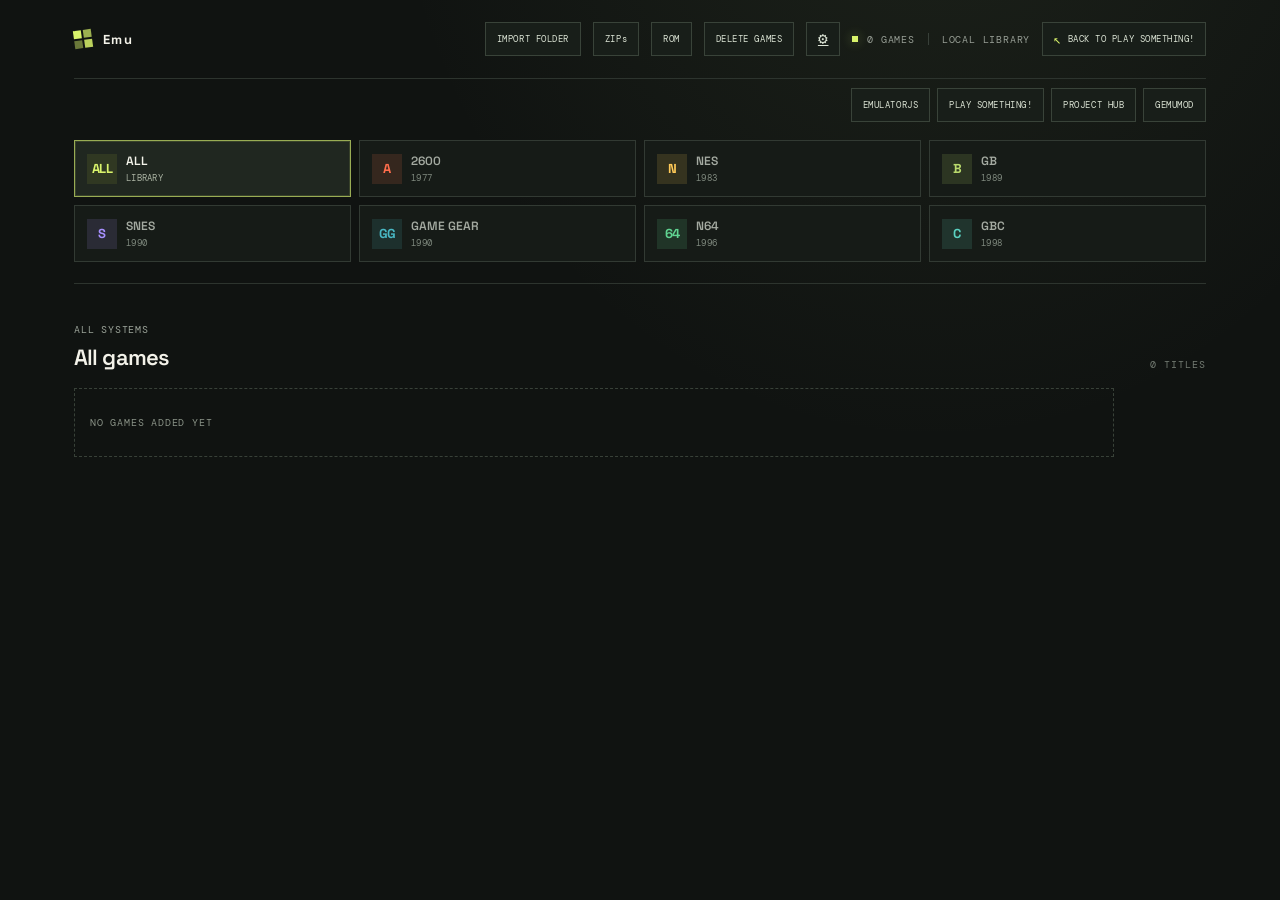
<file: index.html>
<!doctype html>
<html lang="en"><head><meta charset="utf-8"><meta name="viewport" content="width=device-width,initial-scale=1,viewport-fit=cover"><meta name="theme-color" content="#101311"><link rel="icon" href="data:,"><link rel="preconnect" href="https://fonts.googleapis.com"><link rel="preconnect" href="https://fonts.gstatic.com" crossorigin><link href="https://fonts.googleapis.com/css2?family=DM+Mono:wght@400;500&family=Space+Grotesk:wght@400;500;600;700&display=swap" rel="stylesheet"><title>Emu</title><link rel="stylesheet" href="style.css"></head>
<body><div class="page-shell"><header class="topbar"><a class="brand" id="brand-home" href="./" aria-label="Emu home"><span class="brand-mark" aria-hidden="true"><i></i><i></i><i></i><i></i></span><span>Emu</span></a><div class="header-actions"><button class="import-trigger" id="import-folder-button" type="button" aria-label="Import a folder of zipped games"><span class="import-full">IMPORT FOLDER</span><span class="import-short">IMPORT</span></button><button class="import-trigger import-zip-trigger" id="import-zip-button" type="button" aria-label="Choose ZIP files">ZIPs</button><button class="import-trigger import-rom-trigger" id="import-rom-button" type="button" aria-label="Load ROM files directly">ROM</button><button class="import-trigger clear-games-trigger" id="clear-games-button" type="button" aria-label="Delete all imported games from this browser cache" title="Delete imported ROMs and source ZIPs from this browser"><span class="import-full">DELETE GAMES</span><span class="import-short">CLEAR</span></button><button class="import-trigger catalog-toggle" id="catalog-toggle" type="button" aria-label="Show all games" title="Show all games" aria-pressed="false" disabled hidden><span aria-hidden="true">🕹</span></button><a class="import-trigger config-toggle" href="config.html" aria-label="Emulator configuration" title="Emulator configuration"><span aria-hidden="true">⚙</span></a><a class="import-trigger header-page-link" id="header-links-link" href="links.html" hidden>LINKS</a><input id="folder-picker" type="file" accept=".zip,application/zip" webkitdirectory directory multiple hidden><input id="zip-picker" type="file" accept=".zip,application/zip" multiple hidden><input id="rom-picker" type="file" accept=".a26,.nes,.sfc,.smc,.gb,.gbc,.gg,.z64,.n64,.v64" multiple hidden><div class="library-status"><span class="status-dot"></span><span id="game-count">0 GAMES</span><span class="status-divider"></span><span class="local-label">LOCAL LIBRARY</span></div><a class="play-home-link" href="https://jackrose2028.github.io/play" aria-label="Back to Play Something!"><span aria-hidden="true">↖</span><span class="play-home-long">BACK TO PLAY SOMETHING!</span><span class="play-home-short">PLAY SOMETHING!</span></a></div></header>
<nav class="project-shortcuts" aria-label="Other projects"><a class="import-trigger shortcut-link" href="emulatorjs/index.html">EMULATORJS</a><a class="import-trigger shortcut-link" href="https://jackrose2028.github.io/play/" target="_blank" rel="noopener noreferrer">PLAY SOMETHING!</a><a class="import-trigger shortcut-link" href="https://jackrose2029.github.io/start/" target="_blank" rel="noopener noreferrer">PROJECT HUB</a><a class="import-trigger shortcut-link" href="https://jackrose2028.github.io/gemumod/" target="_blank" rel="noopener noreferrer">GEMUMOD</a></nav><div id="import-status" class="import-status" role="status" aria-live="polite" hidden><strong id="import-message"></strong><span id="import-detail"></span></div>
<main><nav class="systems" id="systems" aria-label="Choose a console"></nav><section class="shelf" aria-live="polite"><div class="shelf-heading"><div><span class="eyebrow" id="system-era"></span><h2 id="system-name"></h2></div><div class="shelf-tools"><label class="search-box" id="search-box" hidden><button class="search-commit" id="search-commit" type="button" aria-label="Apply game search" title="Apply search">⌕</button><input id="game-search" type="search" placeholder="Find a game" autocomplete="off" aria-label="Search this system"><kbd>/</kbd></label><span class="shelf-index" id="shelf-index"></span></div></div><div class="game-grid" id="game-grid"></div></section></main>
</div>
<section class="player-overlay" id="player-overlay" aria-hidden="true" role="dialog" aria-modal="true" aria-label="Game player"><div class="player-topline"><div class="player-heading"><span class="live-indicator"></span><span id="player-title">Now playing</span><span id="save-stamp" class="save-stamp" aria-live="polite"></span></div><button class="close-player" id="close-player" aria-label="Close game"><span>ESC</span><b aria-hidden="true">×</b></button></div><div class="player-stage"><div id="emulator-player"></div><div class="visual-overlay" id="visual-overlay" aria-hidden="true" hidden></div></div><div class="touch-deck" id="touch-deck" aria-label="Touch game controls"><div class="touch-left"><div class="touch-dpad" aria-label="Direction pad"><button class="pad-key pad-up" data-pad="4" aria-label="Up">▲</button><button class="pad-key pad-left" data-pad="6" aria-label="Left">◀</button><span class="pad-center" aria-hidden="true"></span><button class="pad-key pad-right" data-pad="7" aria-label="Right">▶</button><button class="pad-key pad-down" data-pad="5" aria-label="Down">▼</button></div><div class="state-controls" id="state-controls" hidden><button class="state-key" id="state-button" type="button" aria-haspopup="menu" aria-expanded="false">STATE</button><span class="state-status" id="state-status" aria-live="polite"></span><div class="state-menu" id="state-menu" role="menu" hidden><button type="button" role="menuitem" data-state-action="save">SAVE</button><button type="button" role="menuitem" data-state-action="load">LOAD</button></div></div></div><div class="touch-mid"><button class="small-key" data-pad="2" data-control="select" aria-label="Select">SELECT</button><button class="small-key" data-pad="3" data-control="start" aria-label="Start">START</button></div><div class="touch-actions"><div class="shoulder-keys" id="shoulder-keys"></div><div class="face-keys" id="face-keys"></div></div></div></div></section><script type="module" src="app.js"></script></body></html>
</file>
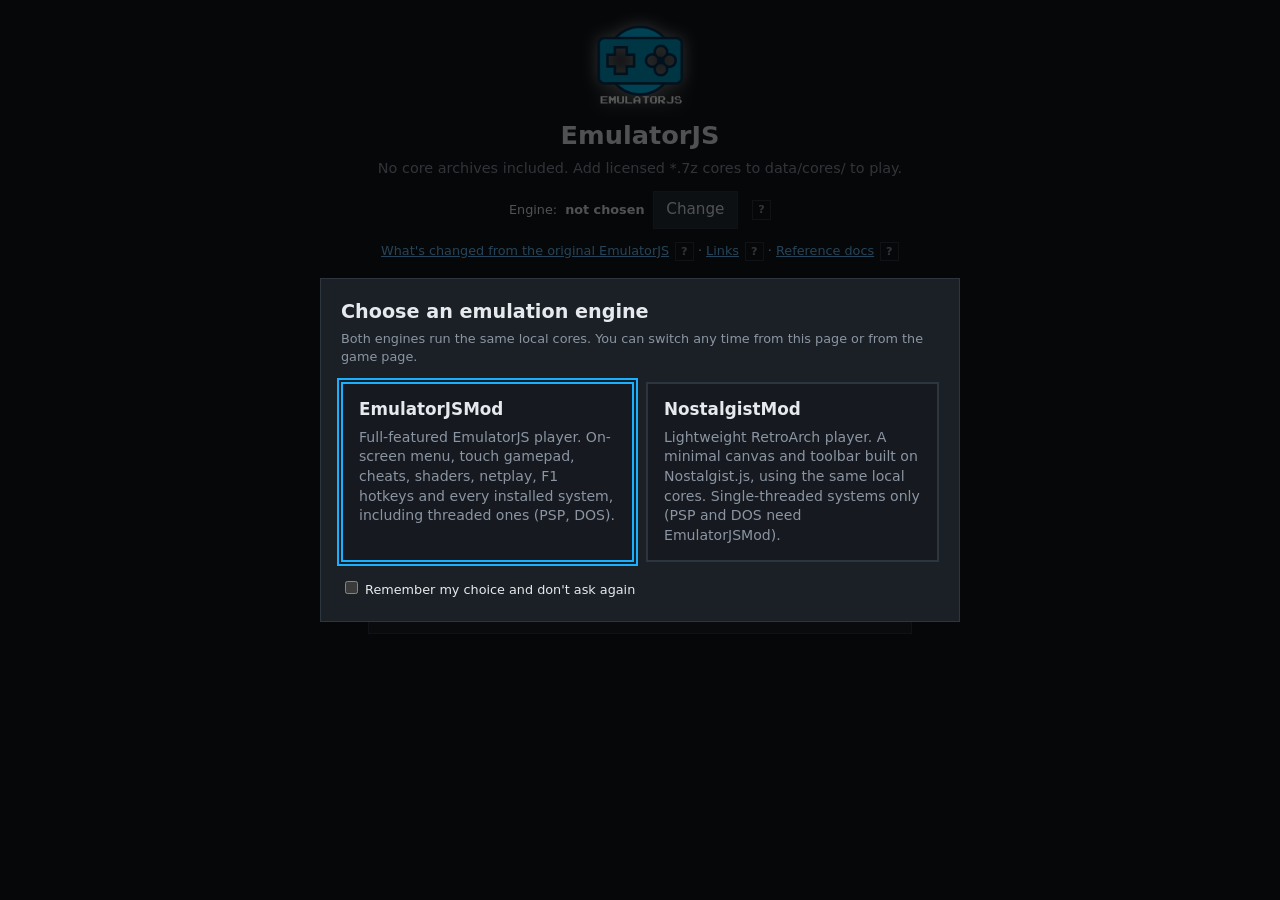
<file: emulatorjs/index.html>
<!DOCTYPE html>
<html lang="en">
<head>
    <meta charset="utf-8">
    <title>EmulatorJS</title>
    <meta name="viewport" content="width=device-width, initial-scale=1, viewport-fit=cover">
    <meta name="theme-color" content="#111418">
    <meta name="description" content="Play your own ROM files in the browser. Everything runs locally.">
    <link rel="icon" href="docs/favicon.ico" sizes="16x16 32x32 48x48 64x64" type="image/vnd.microsoft.icon">
    <meta name="apple-mobile-web-app-capable" content="yes">
    <meta name="mobile-web-app-capable" content="yes">
    <meta name="apple-mobile-web-app-status-bar-style" content="black-translucent">
    <meta name="apple-mobile-web-app-title" content="EmulatorJS">
    <meta name="format-detection" content="telephone=no">
    <link rel="apple-touch-icon" href="docs/Logo.png">
    <link rel="manifest" href="manifest.webmanifest">
    <link rel="stylesheet" href="assets/app.css">
</head>
<body>
    <div id="banners" aria-live="polite"></div>
    <script>
        // Browsers block modules and file reads on file:// pages, so explain instead of hanging on "Loading cores…"
        if (location.protocol === "file:") {
            document.addEventListener("DOMContentLoaded", function () {
                var s = document.getElementById("status");
                s.innerHTML = "<strong>This page must be opened through a local web server, not as a file.</strong><br>" +
                    "On Windows, double-click <code>start-windows.bat</code> in this folder. " +
                    "Elsewhere run <code>python3 serve.py 8000</code> and open <code>http://localhost:8000</code>.";
                s.style.cssText = "color:#ffcf8a;background:#3a2f1c;border:1px solid #6b5531;border-radius:8px;padding:10px;margin-top:10px";
            });
        }
    </script>
    <main id="menu">
        <header>
            <img class="logo" src="docs/Logo-light.png" alt="" width="88" height="88">
            <h1>EmulatorJS</h1>
            <p id="status" class="muted">Loading cores…</p>
            <p id="engineInfo" class="small" data-tip="Shows which emulation engine will run the games you open: EmulatorJSMod (the full EmulatorJS player) or NostalgistMod (a lightweight player built on Nostalgist.js). Both use the same local cores in data/cores, so games and saves stay on this site. Use Change to switch; the game page also has an Engine dropdown that restarts the current game with the other engine.">Engine: <strong id="engineName">not chosen</strong> <button type="button" id="changeEngine">Change</button></p>
            <p class="small"><a href="ENHANCEMENTS.txt" target="_blank" rel="noopener" data-tip="Opens a plain-text document listing every change this version makes to the original EmulatorJS. It covers the efficiency rewrite, the 50 player-facing enhancements, the 50 engine fixes, the game library and the second engine, NostalgistMod. Read it to see exactly what behaves differently and why.">What's changed from the original EmulatorJS</a> · <a href="links.html" data-tip="Opens the Links page with every part of this site in one place. From there you can start ObsoleteMod, the Emu retro game shelf, as well as the game library and the documents. Use it when you want a different player or a quick way to the reference pages.">Links</a> · <a href="reference.html" data-tip="Opens the reference docs: one explained page for every file in this project, plus a project overview, an asset index and a ROM evaluation. Each page says what the file is, how it works, why it exists and which files use it. Use the filter box to find a file by name in seconds.">Reference docs</a></p>
        </header>
        <nav class="home-links" aria-label="More projects">
            <a class="button" href="../" title="Back to the Emu game shelf">Emu</a>
            <a class="button" href="https://jackrose2028.github.io/play/" target="_blank" rel="noopener noreferrer">Play Something!</a>
            <a class="button" href="https://jackrose2029.github.io/start/" target="_blank" rel="noopener noreferrer">Project Hub</a>
            <a class="button" href="https://jackrose2028.github.io/gemumod/" target="_blank" rel="noopener noreferrer">Gemumod</a>
        </nav>

        <label id="drop" for="rom" tabindex="0" data-tip="Drop a ROM file here, or click to pick one from your device. You can include a BIOS and an IPS, BPS or UPS patch in the same drop, and they are sorted out automatically. The file never leaves your device; this browser reads it directly and opens the game page.">
            <input type="file" id="rom" multiple hidden>
            <strong class="d-only">Drop a ROM here</strong>
            <strong class="m-only">Tap to open a game file</strong>
            <span class="d-only">or click to choose files. You can add a BIOS and an IPS/BPS/UPS patch in the same drop.</span>
            <span class="muted small">Files stay on this device; nothing is uploaded.</span>
        </label>

        <section id="picker" class="card" hidden>
            <p id="pickerText">Which system is this game for?</p>
            <div id="pickerButtons" class="buttons"></div>
            <label class="small"><input type="checkbox" id="rememberPick" checked> Remember for this file type</label>
        </section>

        <section id="foldersSection" class="card" hidden>
            <h2 data-tip="Games stored on this site in the data folder, grouped by console (A2600, GB, GBC, GG, NES, SNES and N64). Click a game to open it on the game page with the right emulator already chosen. Add ROMs or zips to those folders to make them appear here.">Game library</h2>
            <p id="foldersSummary" class="muted small"></p>
            <div id="folders"></div>
        </section>

        <section id="recentSection" class="card" hidden>
            <h2 data-tip="Games you started recently, newest first, with system, last played time and play time. Play reopens a game with one click, including any BIOS or patch you used with it. The ✕ button removes a game from this list and deletes its stored copy from this browser.">Recent games</h2>
            <ul id="recent"></ul>
        </section>

        <details id="advanced" class="card">
            <summary>Options</summary>
            <div class="row" data-tip="Chooses which console runs the next file you open. Leave it on Auto-detect to use the file extension, the file header or the names inside a zip. Pick a system yourself when a file is detected wrongly or uses an unusual extension.">
                <label for="system">System</label>
                <select id="system"><option value="">Auto-detect</option></select>
            </div>
            <div class="row" data-tip="Some consoles need the original system firmware (BIOS) to boot, for example PlayStation or Sega CD. Choose that file here and it is loaded with the next game you start, and remembered with it in Recent games. Systems that don't need a BIOS simply ignore it.">
                <label for="bios">BIOS file</label>
                <input type="file" id="bios">
            </div>
            <div class="row" data-tip="Applies a ROM hack, translation or bug-fix patch in IPS, BPS or UPS format when the game starts. The original ROM file is not changed; the patch is applied in memory every time the game loads. Use a patch made for your exact ROM version, or the game may not run correctly.">
                <label for="patch">Patch (IPS / BPS / UPS)</label>
                <input type="file" id="patch" accept=".ips,.bps,.ups">
            </div>
            <div class="row" data-tip="Runs parts of the emulator on extra CPU cores using multi-threaded core builds. PSP and DOS always need it, and it can make other demanding systems run more smoothly. It needs https or localhost and becomes available after the page reloads itself once on your first visit.">
                <label><input type="checkbox" id="threads" data-remember> Threads</label> <span id="threadsNote" class="muted"></span>
            </div>
            <div class="row" data-tip="Keeps downloaded cores and games in your browser's storage so the next start is much faster. It also lets games you have played before start without a network connection. Turn it off to save disk space, and use Clear download cache below to empty what is already stored.">
                <label><input type="checkbox" id="cache" checked data-remember> Cache cores and games</label>
            </div>
            <div class="row" data-tip="Remembers the games you start so they appear under Recent games for one-click play. Files from your device are stored in this browser only and are never uploaded. When it is off, only the game you are currently playing is kept, so the game page can still reload it.">
                <label><input type="checkbox" id="library" checked data-remember> Keep recent games for one-click play</label>
            </div>
            <div class="row" data-tip="Writes detailed emulator logs to the browser's developer console. It helps track down why a game or core fails to start. Leave it off for normal play, because the extra logging can slow things down slightly.">
                <label><input type="checkbox" id="debug" data-remember> Debug mode</label>
            </div>
            <div class="row" data-tip="Chooses between the phone layout with on-screen touch controls and the desktop layout. Auto picks the phone layout on phones and small tablets, which follows rotation and keeps the game and controls in view. Choose Desktop or Mobile if a tablet or touch laptop gets the wrong one.">
                <span>Browser mode</span>
                <label><input type="radio" name="mode" value="" checked> Auto</label>
                <label><input type="radio" name="mode" value="desktop"> Desktop</label>
                <label><input type="radio" name="mode" value="mobile"> Mobile</label>
            </div>
            <hr>
            <div class="row">
                <span>Saves</span>
                <span data-tip="Saves all in-game saves, save states and emulator settings from this browser into one .json file. Use it to keep a safe copy or to move your progress to another browser or device. ROM files are not included, so the backup stays small."><button type="button" id="exportSaves">Export backup</button></span>
                <span data-tip="Restores a backup file made with Export backup. Saves and states with the same names are replaced by the ones in the file, and everything else is kept. Close other tabs running the emulator first so the import isn't blocked."><label class="button" for="importSaves">Import backup</label></span>
                <input type="file" id="importSaves" accept=".json,application/json" hidden>
            </div>
            <div class="row" data-tip="Shows how much browser storage this site uses and how much is available on this device. Clear download cache removes downloaded cores and cached game copies to free space. Your saves, save states and recent games are kept.">
                <span id="storageInfo" class="muted">Storage: …</span>
                <button type="button" id="clearCache">Clear download cache</button>
            </div>
            <p class="muted small">Hotkeys in game: press <kbd>F1</kbd> for the full list (quick save <kbd>F2</kbd>, load <kbd>F4</kbd>, pause <kbd>F5</kbd>, fast forward <kbd>F6</kbd>). Hover or tap <span class="tip-badge static">?</span> for help on each option.</p>
        </details>
    </main>
    <nav id="tabbar" aria-label="Quick actions">
        <button type="button" id="tabOpen"><span class="tab-icon" aria-hidden="true">&#xFF0B;</span>Open file</button>
        <a href="play.html" id="tabLibrary"><span class="tab-icon" aria-hidden="true">&#9638;</span>Library</a>
        <button type="button" id="tabRecent"><span class="tab-icon" aria-hidden="true">&#8635;</span>Recent</button>
        <a href="links.html"><span class="tab-icon" aria-hidden="true">&#9776;</span>Links</a>
    </nav>
    <dialog id="engineDialog" aria-labelledby="engineTitle">
        <h2 id="engineTitle">Choose an emulation engine</h2>
        <p class="muted small">Both engines run the same local cores. You can switch any time from this page or from the game page.</p>
        <div id="engineCards" class="engine-cards"></div>
        <label class="small"><input type="checkbox" id="rememberEngine"> Remember my choice and don't ask again</label>
    </dialog>
    <script type="module" src="assets/app.js"></script>
</body>
</html>
</file>
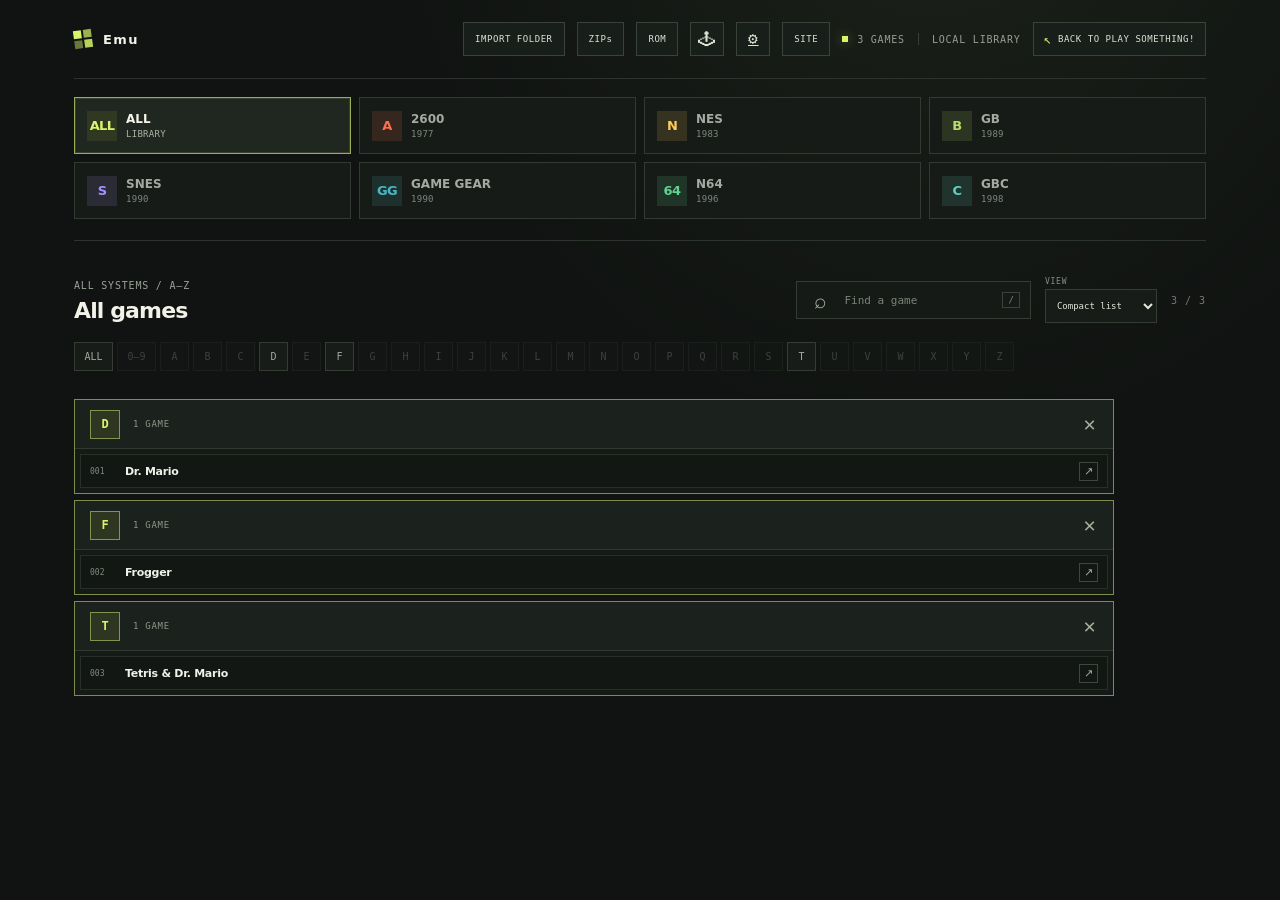
<file: obsoletemod/index.html>
<!doctype html>
<html lang="en"><head><meta charset="utf-8"><meta name="viewport" content="width=device-width,initial-scale=1,viewport-fit=cover"><meta name="theme-color" content="#101311"><link rel="icon" href="data:,"><title>Emu</title><link rel="stylesheet" href="style.css"></head>
<body><div class="page-shell"><header class="topbar"><a class="brand" id="brand-home" href="./" aria-label="Emu home"><span class="brand-mark" aria-hidden="true"><i></i><i></i><i></i><i></i></span><span>Emu</span></a><div class="header-actions"><button class="import-trigger" id="import-folder-button" type="button" aria-label="Import a folder of zipped games"><span class="import-full">IMPORT FOLDER</span><span class="import-short">IMPORT</span></button><button class="import-trigger import-zip-trigger" id="import-zip-button" type="button" aria-label="Choose ZIP files">ZIPs</button><button class="import-trigger import-rom-trigger" id="import-rom-button" type="button" aria-label="Load ROM files directly">ROM</button><button class="import-trigger catalog-toggle" id="catalog-toggle" type="button" aria-label="Show all games" title="Show all games" aria-pressed="false" disabled><span aria-hidden="true">🕹</span></button><a class="import-trigger config-toggle" href="config.html" aria-label="Emulator configuration" title="Emulator configuration"><span aria-hidden="true">⚙</span></a><a class="import-trigger header-page-link" id="header-links-link" href="links.html" hidden>LINKS</a><a class="import-trigger header-page-link" href="../links.html" title="Back to the EmulatorJS site links page">SITE</a><input id="folder-picker" type="file" accept=".zip,application/zip" webkitdirectory directory multiple hidden><input id="zip-picker" type="file" accept=".zip,application/zip" multiple hidden><input id="rom-picker" type="file" accept=".a26,.nes,.sfc,.smc,.gb,.gbc,.gg,.z64,.n64,.v64" multiple hidden><div class="library-status"><span class="status-dot"></span><span id="game-count">3 GAMES</span><span class="status-divider"></span><span class="local-label">LOCAL LIBRARY</span></div><a class="play-home-link" href="https://jackrose2028.github.io/play" aria-label="Back to Play Something!"><span aria-hidden="true">↖</span><span class="play-home-long">BACK TO PLAY SOMETHING!</span><span class="play-home-short">PLAY SOMETHING!</span></a></div></header>
<main><nav class="systems" id="systems" aria-label="Choose a console"></nav><section class="shelf" aria-live="polite"><div class="shelf-heading"><div><span class="eyebrow" id="system-era"></span><h2 id="system-name"></h2></div><div class="shelf-tools"><label class="search-box" id="search-box" hidden><button class="search-commit" id="search-commit" type="button" aria-label="Apply game search" title="Apply search">⌕</button><input id="game-search" type="search" placeholder="Find a game" autocomplete="off" aria-label="Search this system"><kbd>/</kbd></label><label class="view-select"><span>VIEW</span><select id="library-view" aria-label="Library view"><option value="compact-list">Compact list</option><option value="standard-list">Standard list</option><option value="detailed-list">Detailed list</option><option value="grid">Grid</option><option value="compact-grid">Compact grid</option><option value="card-grid">Card grid</option><option value="spacious-cards">Spacious cards</option><option value="tiles">Tiles</option><option value="table">Table</option><option value="console-color">Console colors</option></select></label><span class="shelf-index" id="shelf-index"></span></div></div><nav class="alphabet-filter" id="alphabet-filter" aria-label="Filter games by first character" hidden></nav><div class="filter-bar" id="filter-bar" aria-label="Filter games by metadata" hidden></div><div class="game-grid" id="game-grid"></div></section></main>
</div>
<section class="player-overlay" id="player-overlay" aria-hidden="true" role="dialog" aria-modal="true" aria-label="Game player"><div class="player-topline"><div class="player-heading"><span class="live-indicator"></span><span id="player-title">Now playing</span><span id="save-stamp" class="save-stamp" aria-live="polite"></span></div><button class="close-player" id="close-player" aria-label="Close game"><span>ESC</span><b aria-hidden="true">×</b></button></div><div class="player-stage"><div id="emulator-player"></div><div class="visual-overlay" id="visual-overlay" aria-hidden="true" hidden></div></div><div class="touch-deck" id="touch-deck" aria-label="Touch game controls"><div class="touch-left"><div class="touch-dpad" aria-label="Direction pad"><button class="pad-key pad-up" data-pad="4" aria-label="Up">▲</button><button class="pad-key pad-left" data-pad="6" aria-label="Left">◀</button><span class="pad-center" aria-hidden="true"></span><button class="pad-key pad-right" data-pad="7" aria-label="Right">▶</button><button class="pad-key pad-down" data-pad="5" aria-label="Down">▼</button></div><div class="state-controls" id="state-controls" hidden><button class="state-key" id="state-button" type="button" aria-haspopup="menu" aria-expanded="false">STATE</button><span class="state-status" id="state-status" aria-live="polite"></span><div class="state-menu" id="state-menu" role="menu" hidden><button type="button" role="menuitem" data-state-action="save">SAVE</button><button type="button" role="menuitem" data-state-action="load">LOAD</button></div></div></div><div class="touch-mid"><button class="small-key" data-pad="2" data-control="select" aria-label="Select">SELECT</button><button class="small-key" data-pad="3" data-control="start" aria-label="Start">START</button></div><div class="touch-actions"><div class="shoulder-keys" id="shoulder-keys"></div><div class="face-keys" id="face-keys"></div></div></div></div></section><script type="module" src="app.js"></script></body></html>
</file>
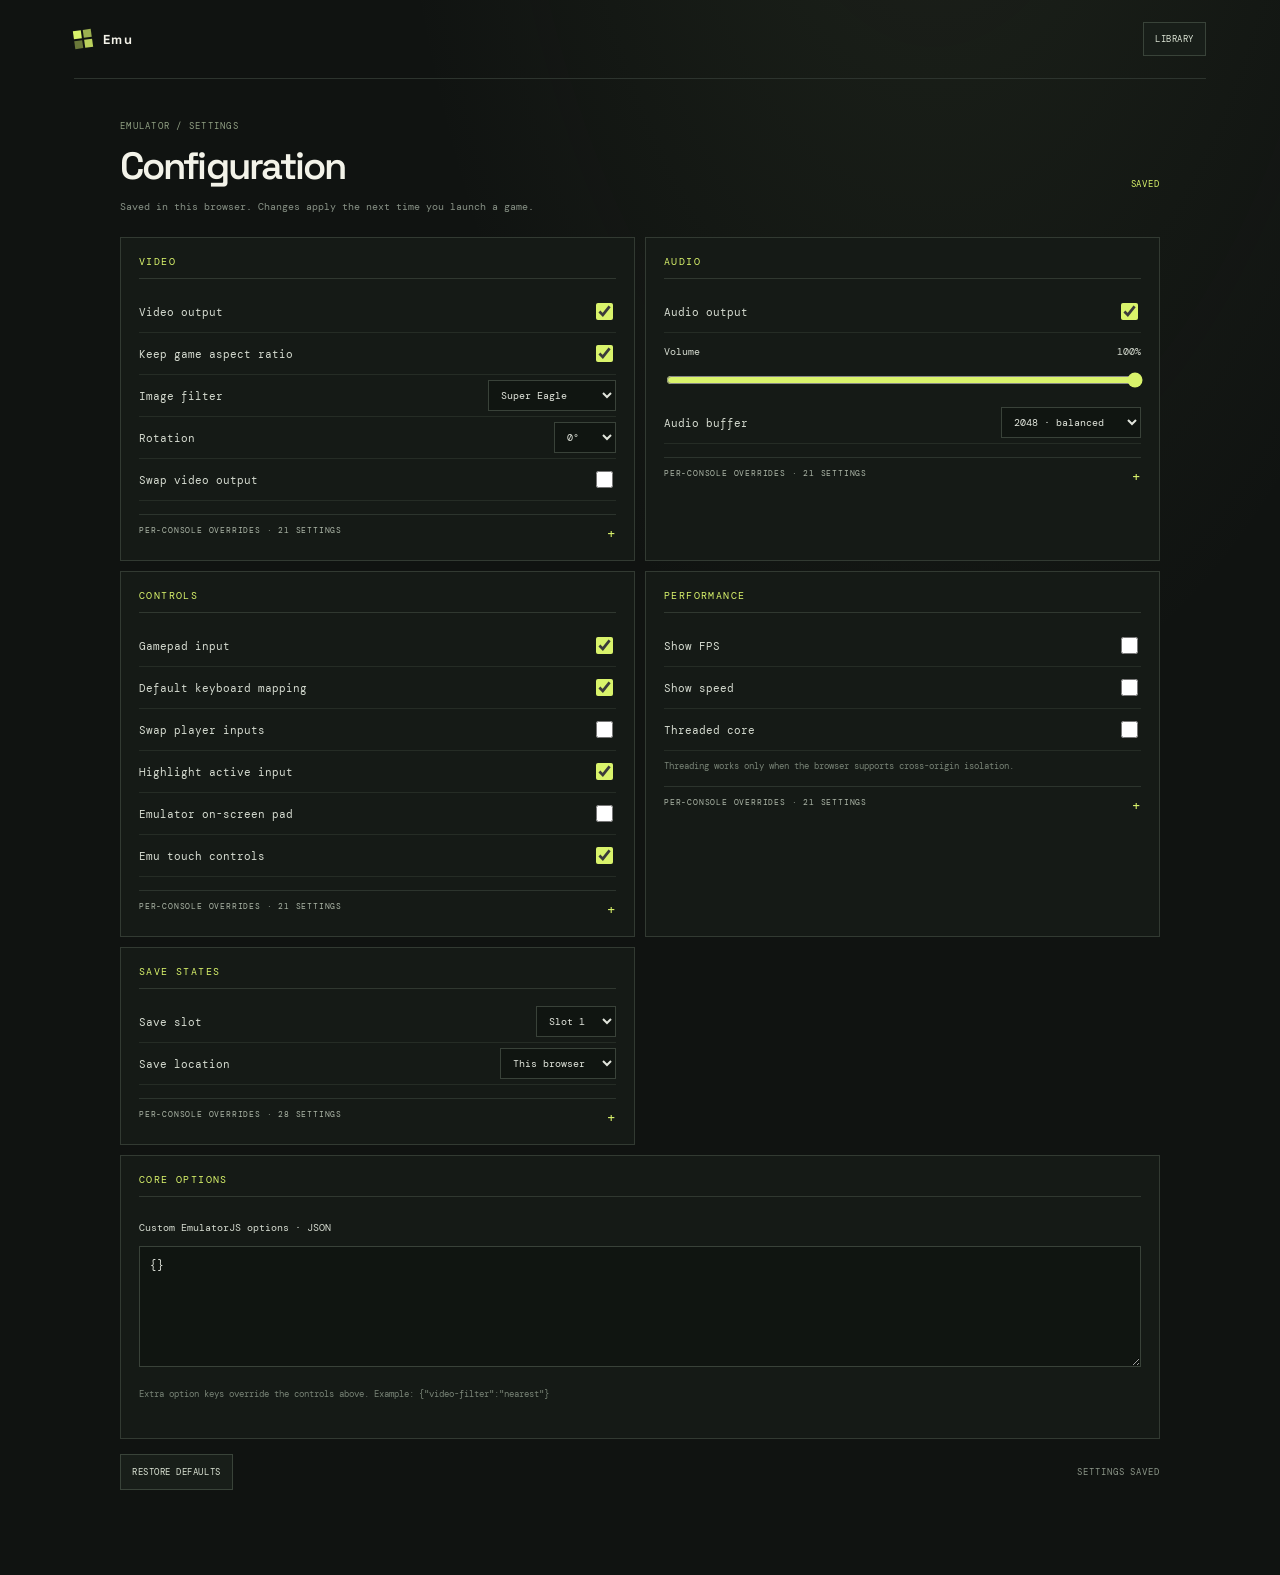
<file: config.html>
<!doctype html>
<html lang="en"><head><meta charset="utf-8"><meta name="viewport" content="width=device-width,initial-scale=1,viewport-fit=cover"><meta name="theme-color" content="#101311"><link rel="icon" href="data:,"><link rel="preconnect" href="https://fonts.googleapis.com"><link rel="preconnect" href="https://fonts.gstatic.com" crossorigin><link href="https://fonts.googleapis.com/css2?family=DM+Mono:wght@400;500&family=Space+Grotesk:wght@400;500;600;700&display=swap" rel="stylesheet"><title>Emu Config</title><link rel="stylesheet" href="style.css"><link rel="stylesheet" href="config.css"></head>
<body><div class="page-shell config-shell"><header class="topbar"><a class="brand" href="./" aria-label="Emu home"><span class="brand-mark" aria-hidden="true"><i></i><i></i><i></i><i></i></span><span>Emu</span></a><nav class="links-header-actions" aria-label="Site links"><a class="import-trigger header-page-link" href="./">LIBRARY</a></nav></header>
<main class="config-main"><div class="config-heading"><div><span class="config-eyebrow">EMULATOR / SETTINGS</span><h1>Configuration</h1></div><span class="save-indicator" id="save-indicator" role="status" aria-live="polite">SAVED</span></div><p class="config-note">Saved in this browser. Changes apply the next time you launch a game.</p>
<form id="settings-form" autocomplete="off"><div class="config-grid">
<section class="config-card"><h2>VIDEO</h2><label class="config-row"><span>Video output</span><input type="checkbox" data-setting="videoEnabled"></label><label class="config-row"><span>Keep game aspect ratio</span><input type="checkbox" data-setting="aspectRatio"></label><label class="config-row"><span>Image filter</span><select data-setting="videoFilter" id="video-filter-select"></select></label><label class="config-row"><span>Rotation</span><select data-setting="videoRotate"><option value="0">0°</option><option value="90">90°</option><option value="180">180°</option><option value="270">270°</option></select></label><label class="config-row"><span>Swap video output</span><input type="checkbox" data-setting="swapVideo"></label><div class="override-host" data-overrides="video"></div></section>
<section class="config-card"><h2>AUDIO</h2><label class="config-row"><span>Audio output</span><input type="checkbox" data-setting="audioEnabled"></label><label class="config-stack"><span>Volume <output data-output="audioVolume"></output></span><input type="range" min="0" max="100" step="1" data-setting="audioVolume"></label><label class="config-row"><span>Audio buffer</span><select data-setting="audioBufferSize"><option value="256">256 · low latency</option><option value="512">512</option><option value="1024">1024</option><option value="2048">2048 · balanced</option><option value="4096">4096 · stable</option></select></label><div class="override-host" data-overrides="audio"></div></section>
<section class="config-card"><h2>CONTROLS</h2><label class="config-row"><span>Gamepad input</span><input type="checkbox" data-setting="gamepad"></label><label class="config-row"><span>Default keyboard mapping</span><input type="checkbox" data-setting="defaultMapping"></label><label class="config-row"><span>Swap player inputs</span><input type="checkbox" data-setting="swapPlayers"></label><label class="config-row"><span>Highlight active input</span><input type="checkbox" data-setting="inputHighlight"></label><label class="config-row"><span>Emulator on-screen pad</span><input type="checkbox" data-setting="emulatorTouch"></label><label class="config-row"><span>Emu touch controls</span><input type="checkbox" data-setting="customTouchControls"></label><div class="override-host" data-overrides="controls"></div></section>
<section class="config-card"><h2>PERFORMANCE</h2><label class="config-row"><span>Show FPS</span><input type="checkbox" data-setting="showFps"></label><label class="config-row"><span>Show speed</span><input type="checkbox" data-setting="showSpeed"></label><label class="config-row"><span>Threaded core</span><input type="checkbox" data-setting="threaded"></label><p class="config-help">Threading works only when the browser supports cross-origin isolation.</p><div class="override-host" data-overrides="performance"></div></section>
<section class="config-card"><h2>SAVE STATES</h2><label class="config-row"><span>Save slot</span><select data-setting="saveSlot"><option value="1">Slot 1</option><option value="2">Slot 2</option><option value="3">Slot 3</option><option value="4">Slot 4</option><option value="5">Slot 5</option><option value="6">Slot 6</option><option value="7">Slot 7</option><option value="8">Slot 8</option><option value="9">Slot 9</option><option value="10">Slot 10</option></select></label><label class="config-row"><span>Save location</span><select data-setting="saveLocation"><option value="browser">This browser</option><option value="download">Download file</option></select></label><div class="override-host" data-overrides="saves"></div></section>
<section class="config-card config-advanced"><h2>CORE OPTIONS</h2><label class="config-stack"><span>Custom EmulatorJS options · JSON</span><textarea id="custom-options" rows="6" spellcheck="false" aria-label="Custom EmulatorJS options as JSON"></textarea></label><p class="config-help">Extra option keys override the controls above. Example: {"video-filter":"nearest"}</p><div class="config-error" id="config-error" role="status" aria-live="polite"></div></section>
</div><div class="config-actions"><button class="import-trigger" id="reset-config" type="button">RESTORE DEFAULTS</button><span id="config-status" aria-live="polite">SETTINGS SAVED</span></div></form></main></div><script type="module" src="config.js"></script></body></html>
</file>
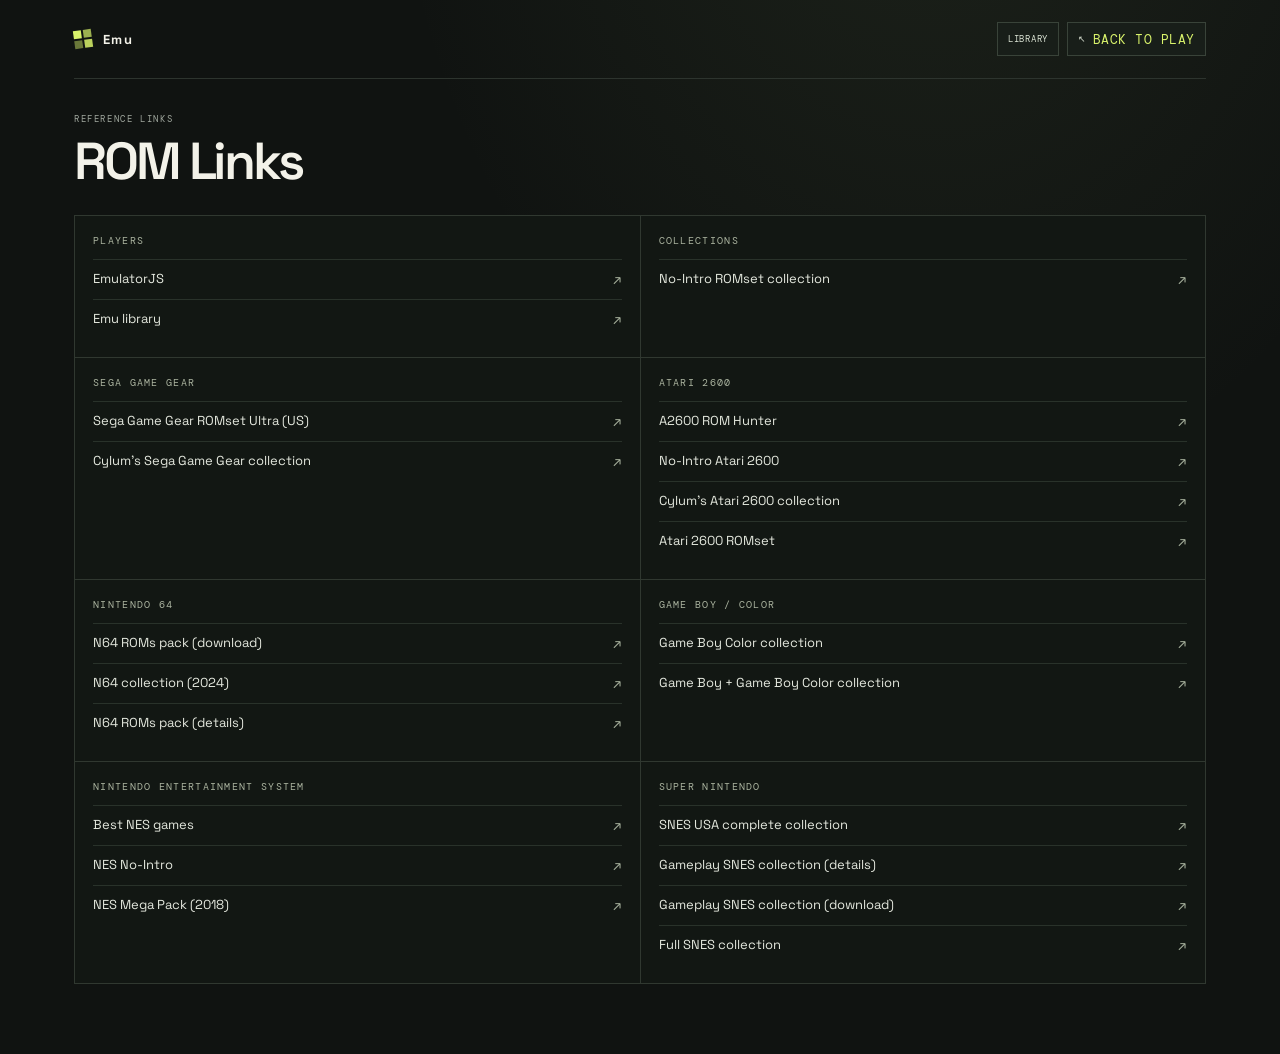
<file: links.html>
<!doctype html>
<html lang="en"><head><meta charset="utf-8"><meta name="viewport" content="width=device-width,initial-scale=1,viewport-fit=cover"><meta name="theme-color" content="#101311"><link rel="icon" href="data:,"><link rel="preconnect" href="https://fonts.googleapis.com"><link rel="preconnect" href="https://fonts.gstatic.com" crossorigin><link href="https://fonts.googleapis.com/css2?family=DM+Mono:wght@400;500&family=Space+Grotesk:wght@400;500;600;700&display=swap" rel="stylesheet"><title>ROM Links</title><link rel="stylesheet" href="style.css"><link rel="stylesheet" href="links.css"></head>
<body><div class="page-shell"><header class="topbar"><a class="brand" href="./" aria-label="Emu home"><span class="brand-mark" aria-hidden="true"><i></i><i></i><i></i><i></i></span><span>Emu</span></a><nav class="links-header-actions" aria-label="Site links"><a class="import-trigger header-page-link" href="./">LIBRARY</a><a class="play-home-link" href="https://jackrose2028.github.io/play">↖ <span>BACK TO PLAY</span></a></nav></header><main class="links-main"><div class="links-eyebrow">REFERENCE LINKS</div><h1>ROM Links</h1><div class="link-groups">
<section class="link-group"><h2>Players</h2><a href="emulatorjs/index.html">EmulatorJS <span>↗</span></a><a href="./">Emu library <span>↗</span></a></section>
<section class="link-group"><h2>Collections</h2><a href="https://archive.org/download/no-intro_romset_collection" target="_blank" rel="noopener noreferrer">No-Intro ROMset collection <span>↗</span></a></section>
<section class="link-group"><h2>Sega Game Gear</h2><a href="https://archive.org/details/sega-game-gear-romset-ultra-us" target="_blank" rel="noopener noreferrer">Sega Game Gear ROMset Ultra (US) <span>↗</span></a><a href="https://archive.org/details/cylums-sega-game-gear-collection" target="_blank" rel="noopener noreferrer">Cylum’s Sega Game Gear collection <span>↗</span></a></section>
<section class="link-group"><h2>Atari 2600</h2><a href="https://archive.org/details/a2600_romhunter" target="_blank" rel="noopener noreferrer">A2600 ROM Hunter <span>↗</span></a><a href="https://archive.org/download/nointro.atari-2600" target="_blank" rel="noopener noreferrer">No-Intro Atari 2600 <span>↗</span></a><a href="https://archive.org/details/cylums-atari-2600-rom-collection" target="_blank" rel="noopener noreferrer">Cylum’s Atari 2600 collection <span>↗</span></a><a href="https://archive.org/details/atari-2600-romset" target="_blank" rel="noopener noreferrer">Atari 2600 ROMset <span>↗</span></a></section>
<section class="link-group"><h2>Nintendo 64</h2><a href="https://archive.org/download/N64ROMsPACK" target="_blank" rel="noopener noreferrer">N64 ROMs pack (download) <span>↗</span></a><a href="https://archive.org/details/20240601_20240601_1408" target="_blank" rel="noopener noreferrer">N64 collection (2024) <span>↗</span></a><a href="https://archive.org/details/N64ROMsPACK" target="_blank" rel="noopener noreferrer">N64 ROMs pack (details) <span>↗</span></a></section>
<section class="link-group"><h2>Game Boy / Color</h2><a href="https://archive.org/download/GameBoyColor" target="_blank" rel="noopener noreferrer">Game Boy Color collection <span>↗</span></a><a href="https://archive.org/download/game-boy-and-game-boy-color-complete-collection" target="_blank" rel="noopener noreferrer">Game Boy + Game Boy Color collection <span>↗</span></a></section>
<section class="link-group"><h2>Nintendo Entertainment System</h2><a href="https://archive.org/download/best-nes-games" target="_blank" rel="noopener noreferrer">Best NES games <span>↗</span></a><a href="https://archive.org/download/NES-Nointro" target="_blank" rel="noopener noreferrer">NES No-Intro <span>↗</span></a><a href="https://archive.org/details/NESMegaPack201808" target="_blank" rel="noopener noreferrer">NES Mega Pack (2018) <span>↗</span></a></section>
<section class="link-group"><h2>Super Nintendo</h2><a href="https://archive.org/details/snes-usa-romset-complete-collection.-7z_202104" target="_blank" rel="noopener noreferrer">SNES USA complete collection <span>↗</span></a><a href="https://archive.org/details/gameplay-snes" target="_blank" rel="noopener noreferrer">Gameplay SNES collection (details) <span>↗</span></a><a href="https://archive.org/download/gameplay-snes" target="_blank" rel="noopener noreferrer">Gameplay SNES collection (download) <span>↗</span></a><a href="https://archive.org/download/FullSnes" target="_blank" rel="noopener noreferrer">Full SNES collection <span>↗</span></a></section>
</div></main></div></body></html>
</file>
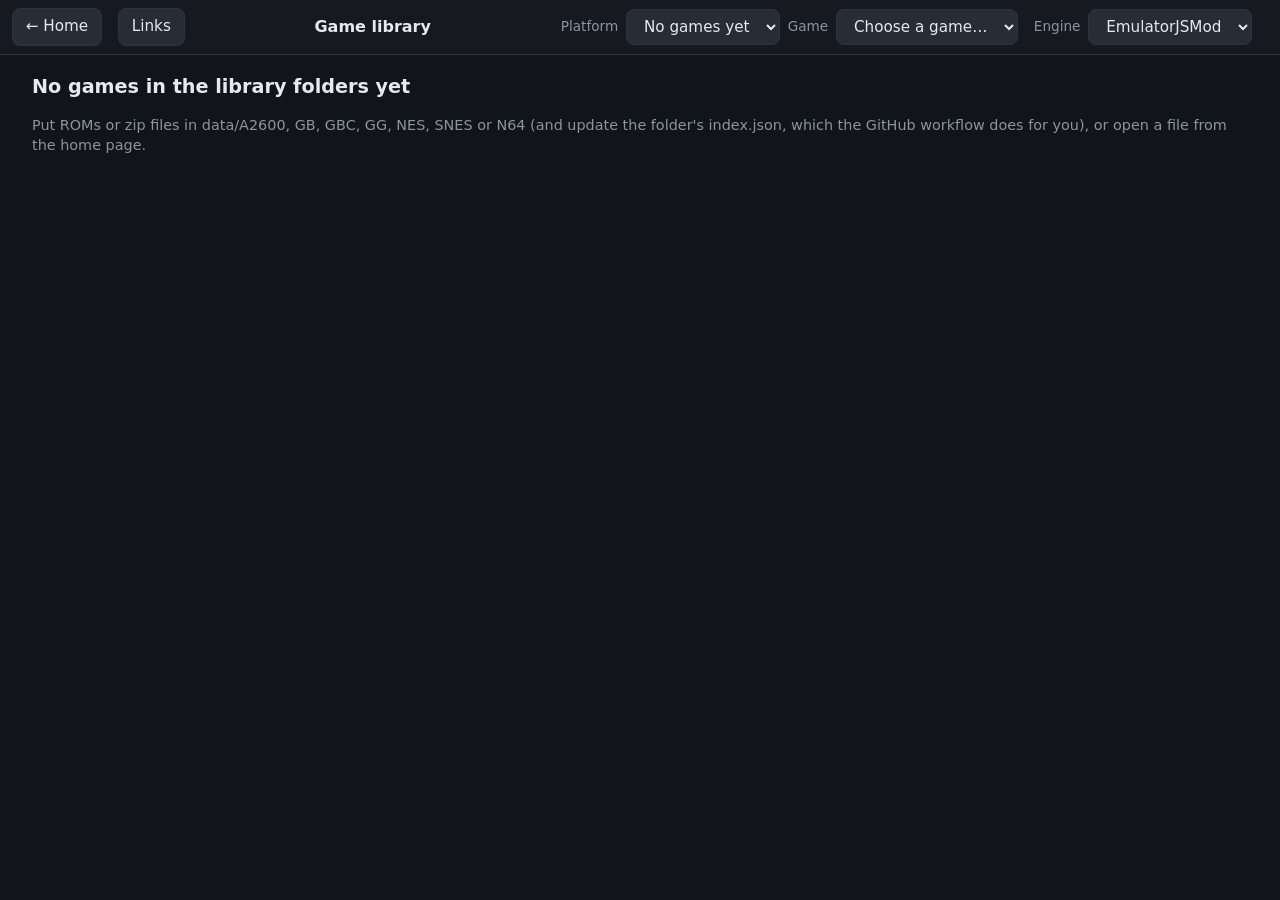
<file: play.html>
<!DOCTYPE html>
<html lang="en">
<head>
    <meta charset="utf-8">
    <title>Playing – EmulatorJS</title>
    <meta name="viewport" content="width=device-width, initial-scale=1, viewport-fit=cover">
    <meta name="theme-color" content="#111418">
    <meta name="apple-mobile-web-app-capable" content="yes">
    <meta name="mobile-web-app-capable" content="yes">
    <meta name="apple-mobile-web-app-status-bar-style" content="black-translucent">
    <meta name="apple-mobile-web-app-title" content="EmulatorJS">
    <meta name="format-detection" content="telephone=no">
    <link rel="apple-touch-icon" href="docs/Logo.png">
    <link rel="icon" href="docs/favicon.ico" sizes="16x16 32x32 48x48 64x64" type="image/vnd.microsoft.icon">
    <link rel="manifest" href="manifest.webmanifest">
    <link rel="stylesheet" href="assets/app.css">
</head>
<body class="play">
    <header id="bar">
        <a id="home" class="button" href="index.html" title="Back to the home page and game library">&#8592; Home</a>
        <a id="links" class="button" href="links.html" title="All parts of this site, including ObsoleteMod">Links</a>
        <h1 id="title">Loading…</h1>
        <button id="menuBtn" class="icon-btn m-only" type="button" aria-label="Game menu" aria-controls="sheet" aria-expanded="false">&#9776;</button>
        <div class="pickers">
            <label for="platformSelect">Platform</label>
            <select id="platformSelect" title="Choose a console to list its games"></select>
            <label for="gameSelect">Game</label>
            <select id="gameSelect" title="Choose a game to start it"></select>
        </div>
        <div class="pickers">
            <label for="engineSelect">Engine</label>
            <select id="engineSelect" title="Which emulation engine runs the game; changing it restarts the game"></select>
        </div>
        <span id="hint" class="muted small hint"></span>
        <div id="engineTools" class="engine-tools"></div>
    </header>
    <main id="display"><div id="game"></div></main>
    <!-- Phone view: the bar hides in landscape; this button brings the game menu back -->
    <button id="floatMenu" class="m-only" type="button" aria-label="Game menu" aria-controls="sheet">&#8943;</button>
    <div id="sheet" class="sheet" hidden>
        <div class="sheet-backdrop" data-close></div>
        <section class="sheet-panel" role="dialog" aria-modal="true" aria-labelledby="sheetTitle">
            <div class="sheet-grab" data-close aria-hidden="true"></div>
            <header class="sheet-head">
                <h2 id="sheetTitle">Game menu</h2>
                <button class="icon-btn" type="button" data-close aria-label="Close menu">&#10005;</button>
            </header>
            <p id="sheetStatus" class="muted small">The game is paused while this menu is open.</p>
            <div id="sheetTools" class="sheet-tools"></div>
            <div id="sheetPickers" class="sheet-pickers"></div>
            <div class="sheet-row" id="sheetControls"></div>
            <nav class="sheet-links" aria-label="Site">
                <a class="button" href="index.html">Home</a>
                <a class="button" href="play.html">Library</a>
                <a class="button" href="links.html">Links</a>
                <a class="button" href="reference.html">Docs</a>
            </nav>
            <p id="a2hs" class="a2hs" hidden>For full screen on iPhone: tap <strong>Share</strong> <span aria-hidden="true">&#x2191;&#xFE0E;</span> then <strong>Add to Home Screen</strong>, and start games from the new icon.</p>
        </section>
    </div>
    <div id="banners" aria-live="polite"></div>
    <script type="module" src="assets/play.js"></script>
</body>
</html>
</file>
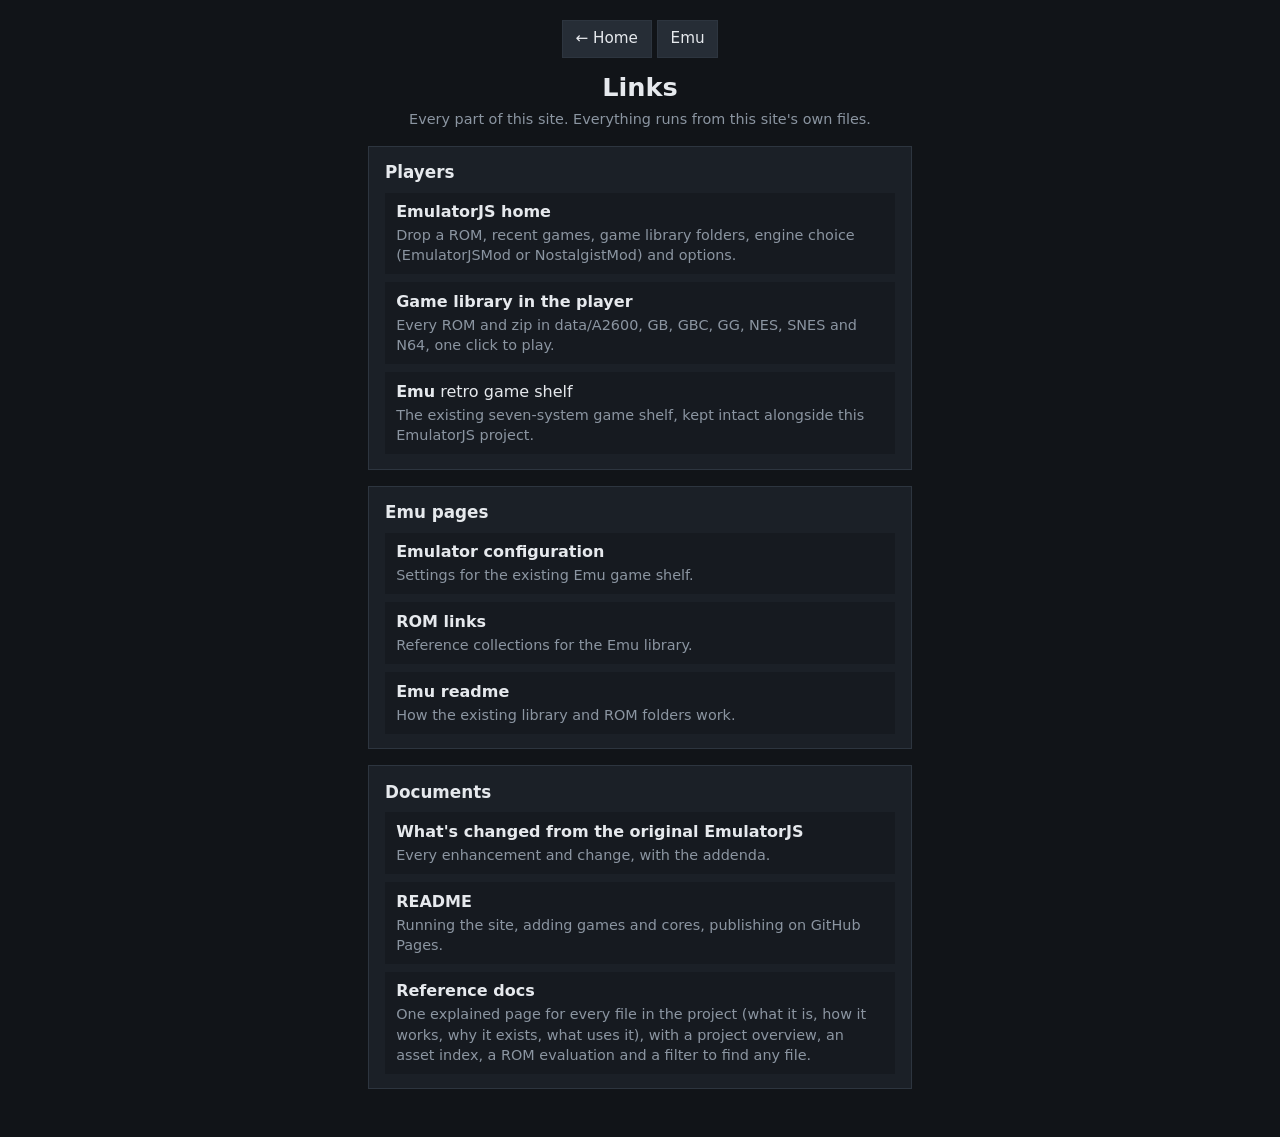
<file: emulatorjs/links.html>
<!DOCTYPE html>
<html lang="en">
<head>
    <meta charset="utf-8">
    <title>Links – EmulatorJS</title>
    <meta name="viewport" content="width=device-width, initial-scale=1, viewport-fit=cover">
    <meta name="theme-color" content="#111418">
    <meta name="apple-mobile-web-app-capable" content="yes">
    <meta name="mobile-web-app-capable" content="yes">
    <meta name="apple-mobile-web-app-status-bar-style" content="black-translucent">
    <meta name="apple-mobile-web-app-title" content="EmulatorJS">
    <meta name="format-detection" content="telephone=no">
    <link rel="icon" href="docs/favicon.ico" sizes="16x16 32x32 48x48 64x64" type="image/vnd.microsoft.icon">
    <link rel="manifest" href="manifest.webmanifest">
    <link rel="stylesheet" href="assets/app.css">
</head>
<body>
    <main id="menu" class="links-page">
        <header>
            <a class="button" href="index.html">&#8592; Home</a> <a class="button" href="../">Emu</a>
            <h1>Links</h1>
            <p class="muted">Every part of this site. Everything runs from this site's own files.</p>
        </header>

        <section class="card">
            <h2>Players</h2>
            <ul class="link-list">
                <li><a href="index.html"><strong>EmulatorJS home</strong></a><span>Drop a ROM, recent games, game library folders, engine choice (EmulatorJSMod or NostalgistMod) and options.</span></li>
                <li><a href="play.html"><strong>Game library in the player</strong></a><span>Every ROM and zip in data/A2600, GB, GBC, GG, NES, SNES and N64, one click to play.</span></li>
                <li><a href="../"><strong>Emu</strong> retro game shelf</a><span>The existing seven-system game shelf, kept intact alongside this EmulatorJS project.</span></li>
            </ul>
        </section>

        <section class="card">
            <h2>Emu pages</h2>
            <ul class="link-list">
                <li><a href="../config.html"><strong>Emulator configuration</strong></a><span>Settings for the existing Emu game shelf.</span></li>
                <li><a href="../links.html"><strong>ROM links</strong></a><span>Reference collections for the Emu library.</span></li>
                <li><a href="../README.md"><strong>Emu readme</strong></a><span>How the existing library and ROM folders work.</span></li>
            </ul>
        </section>

        <section class="card">
            <h2>Documents</h2>
            <ul class="link-list">
                <li><a href="ENHANCEMENTS.txt" target="_blank" rel="noopener"><strong>What's changed from the original EmulatorJS</strong></a><span>Every enhancement and change, with the addenda.</span></li>
                <li><a href="README.md"><strong>README</strong></a><span>Running the site, adding games and cores, publishing on GitHub Pages.</span></li>
                <li><a href="reference.html"><strong>Reference docs</strong></a><span>One explained page for every file in the project (what it is, how it works, why it exists, what uses it), with a project overview, an asset index, a ROM evaluation and a filter to find any file.</span></li>
            </ul>
        </section>
    </main>
    <script type="module">import { initDevice } from "./assets/mobile.js"; initDevice();</script>
</body>
</html>
</file>
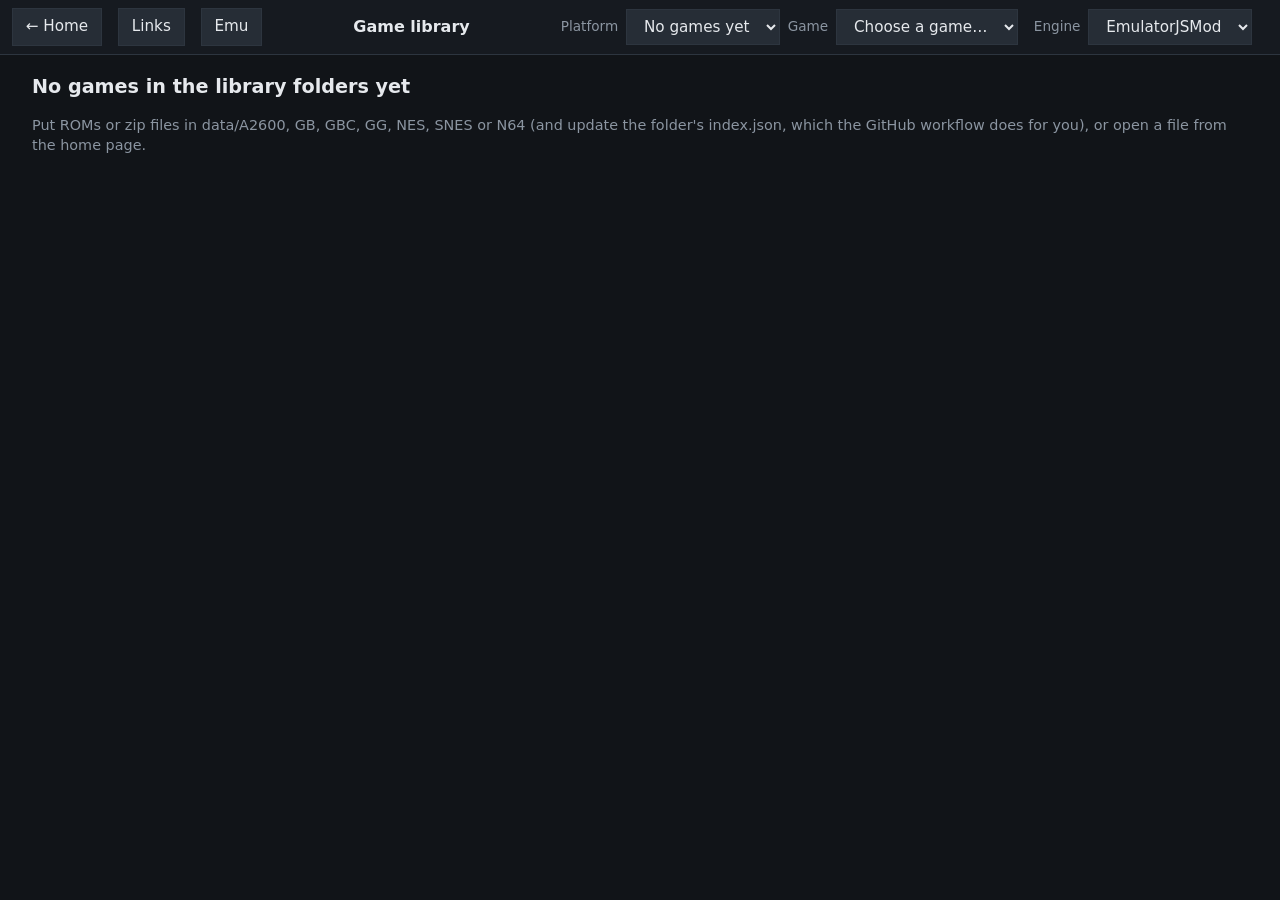
<file: emulatorjs/play.html>
<!DOCTYPE html>
<html lang="en">
<head>
    <meta charset="utf-8">
    <title>Playing – EmulatorJS</title>
    <meta name="viewport" content="width=device-width, initial-scale=1, viewport-fit=cover">
    <meta name="theme-color" content="#111418">
    <meta name="apple-mobile-web-app-capable" content="yes">
    <meta name="mobile-web-app-capable" content="yes">
    <meta name="apple-mobile-web-app-status-bar-style" content="black-translucent">
    <meta name="apple-mobile-web-app-title" content="EmulatorJS">
    <meta name="format-detection" content="telephone=no">
    <link rel="apple-touch-icon" href="docs/Logo.png">
    <link rel="icon" href="docs/favicon.ico" sizes="16x16 32x32 48x48 64x64" type="image/vnd.microsoft.icon">
    <link rel="manifest" href="manifest.webmanifest">
    <link rel="stylesheet" href="assets/app.css">
</head>
<body class="play">
    <header id="bar">
        <a id="home" class="button" href="index.html" title="Back to the home page and game library">&#8592; Home</a>
        <a id="links" class="button" href="links.html" title="All parts of this site">Links</a>
        <a id="emuHome" class="button" href="../" title="Back to the Emu game shelf">Emu</a>
        <h1 id="title">Loading…</h1>
        <button id="menuBtn" class="icon-btn m-only" type="button" aria-label="Game menu" aria-controls="sheet" aria-expanded="false">&#9776;</button>
        <div class="pickers">
            <label for="platformSelect">Platform</label>
            <select id="platformSelect" title="Choose a console to list its games"></select>
            <label for="gameSelect">Game</label>
            <select id="gameSelect" title="Choose a game to start it"></select>
        </div>
        <div class="pickers">
            <label for="engineSelect">Engine</label>
            <select id="engineSelect" title="Which emulation engine runs the game; changing it restarts the game"></select>
        </div>
        <span id="hint" class="muted small hint"></span>
        <div id="engineTools" class="engine-tools"></div>
    </header>
    <main id="display"><div id="game"></div></main>
    <!-- Phone view: the bar hides in landscape; this button brings the game menu back -->
    <button id="floatMenu" class="m-only" type="button" aria-label="Game menu" aria-controls="sheet">&#8943;</button>
    <div id="sheet" class="sheet" hidden>
        <div class="sheet-backdrop" data-close></div>
        <section class="sheet-panel" role="dialog" aria-modal="true" aria-labelledby="sheetTitle">
            <div class="sheet-grab" data-close aria-hidden="true"></div>
            <header class="sheet-head">
                <h2 id="sheetTitle">Game menu</h2>
                <button class="icon-btn" type="button" data-close aria-label="Close menu">&#10005;</button>
            </header>
            <p id="sheetStatus" class="muted small">The game is paused while this menu is open.</p>
            <div id="sheetTools" class="sheet-tools"></div>
            <div id="sheetPickers" class="sheet-pickers"></div>
            <div class="sheet-row" id="sheetControls"></div>
            <nav class="sheet-links" aria-label="Site">
                <a class="button" href="index.html">Home</a>
                <a class="button" href="play.html">Library</a>
                <a class="button" href="links.html">Links</a>
                <a class="button" href="reference.html">Docs</a>
                <a class="button" href="../">Emu</a>
            </nav>
            <p id="a2hs" class="a2hs" hidden>For full screen on iPhone: tap <strong>Share</strong> <span aria-hidden="true">&#x2191;&#xFE0E;</span> then <strong>Add to Home Screen</strong>, and start games from the new icon.</p>
        </section>
    </div>
    <div id="banners" aria-live="polite"></div>
    <script type="module" src="assets/play.js"></script>
</body>
</html>
</file>
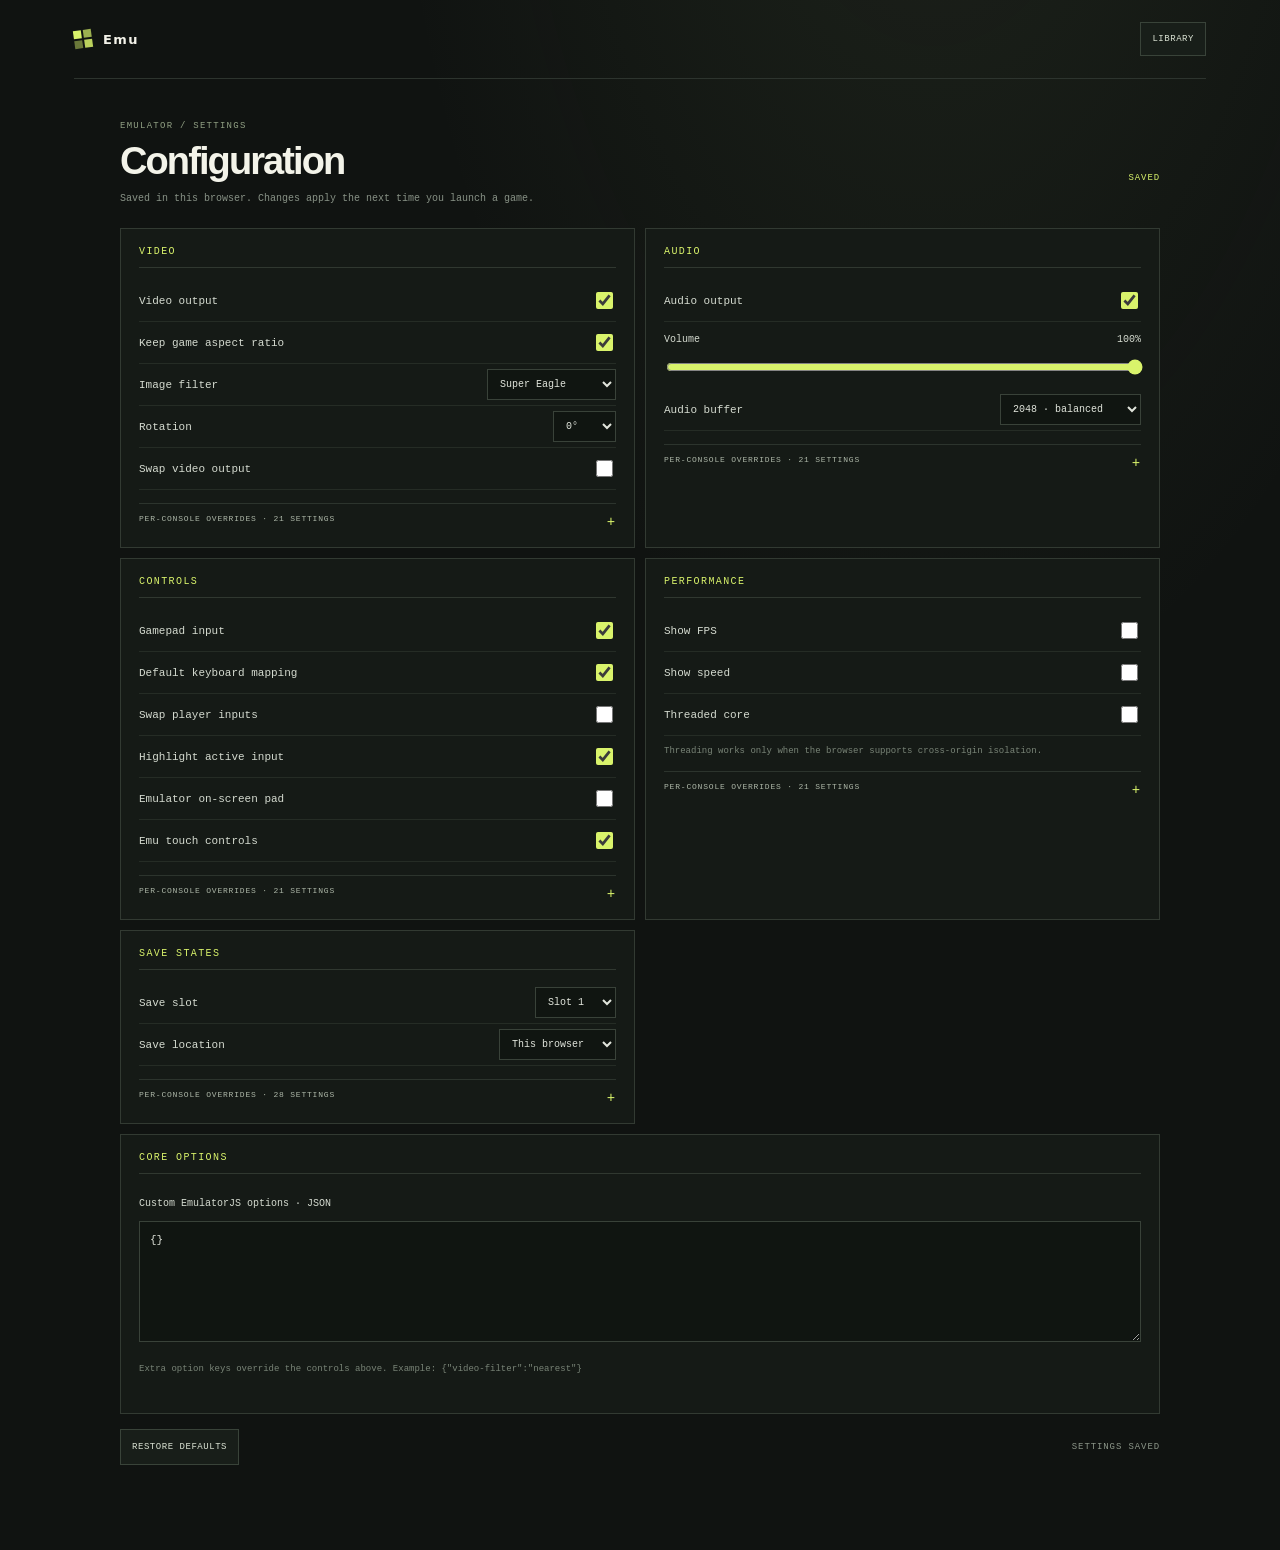
<file: obsoletemod/config.html>
<!doctype html>
<html lang="en"><head><meta charset="utf-8"><meta name="viewport" content="width=device-width,initial-scale=1,viewport-fit=cover"><meta name="theme-color" content="#101311"><link rel="icon" href="data:,"><title>Emu Config</title><link rel="stylesheet" href="style.css"><link rel="stylesheet" href="config.css"></head>
<body><div class="page-shell config-shell"><header class="topbar"><a class="brand" href="./" aria-label="Emu home"><span class="brand-mark" aria-hidden="true"><i></i><i></i><i></i><i></i></span><span>Emu</span></a><nav class="links-header-actions" aria-label="Site links"><a class="import-trigger header-page-link" href="./">LIBRARY</a></nav></header>
<main class="config-main"><div class="config-heading"><div><span class="config-eyebrow">EMULATOR / SETTINGS</span><h1>Configuration</h1></div><span class="save-indicator" id="save-indicator" role="status" aria-live="polite">SAVED</span></div><p class="config-note">Saved in this browser. Changes apply the next time you launch a game.</p>
<form id="settings-form" autocomplete="off"><div class="config-grid">
<section class="config-card"><h2>VIDEO</h2><label class="config-row"><span>Video output</span><input type="checkbox" data-setting="videoEnabled"></label><label class="config-row"><span>Keep game aspect ratio</span><input type="checkbox" data-setting="aspectRatio"></label><label class="config-row"><span>Image filter</span><select data-setting="videoFilter" id="video-filter-select"></select></label><label class="config-row"><span>Rotation</span><select data-setting="videoRotate"><option value="0">0°</option><option value="90">90°</option><option value="180">180°</option><option value="270">270°</option></select></label><label class="config-row"><span>Swap video output</span><input type="checkbox" data-setting="swapVideo"></label><div class="override-host" data-overrides="video"></div></section>
<section class="config-card"><h2>AUDIO</h2><label class="config-row"><span>Audio output</span><input type="checkbox" data-setting="audioEnabled"></label><label class="config-stack"><span>Volume <output data-output="audioVolume"></output></span><input type="range" min="0" max="100" step="1" data-setting="audioVolume"></label><label class="config-row"><span>Audio buffer</span><select data-setting="audioBufferSize"><option value="256">256 · low latency</option><option value="512">512</option><option value="1024">1024</option><option value="2048">2048 · balanced</option><option value="4096">4096 · stable</option></select></label><div class="override-host" data-overrides="audio"></div></section>
<section class="config-card"><h2>CONTROLS</h2><label class="config-row"><span>Gamepad input</span><input type="checkbox" data-setting="gamepad"></label><label class="config-row"><span>Default keyboard mapping</span><input type="checkbox" data-setting="defaultMapping"></label><label class="config-row"><span>Swap player inputs</span><input type="checkbox" data-setting="swapPlayers"></label><label class="config-row"><span>Highlight active input</span><input type="checkbox" data-setting="inputHighlight"></label><label class="config-row"><span>Emulator on-screen pad</span><input type="checkbox" data-setting="emulatorTouch"></label><label class="config-row"><span>Emu touch controls</span><input type="checkbox" data-setting="customTouchControls"></label><div class="override-host" data-overrides="controls"></div></section>
<section class="config-card"><h2>PERFORMANCE</h2><label class="config-row"><span>Show FPS</span><input type="checkbox" data-setting="showFps"></label><label class="config-row"><span>Show speed</span><input type="checkbox" data-setting="showSpeed"></label><label class="config-row"><span>Threaded core</span><input type="checkbox" data-setting="threaded"></label><p class="config-help">Threading works only when the browser supports cross-origin isolation.</p><div class="override-host" data-overrides="performance"></div></section>
<section class="config-card"><h2>SAVE STATES</h2><label class="config-row"><span>Save slot</span><select data-setting="saveSlot"><option value="1">Slot 1</option><option value="2">Slot 2</option><option value="3">Slot 3</option><option value="4">Slot 4</option><option value="5">Slot 5</option><option value="6">Slot 6</option><option value="7">Slot 7</option><option value="8">Slot 8</option><option value="9">Slot 9</option><option value="10">Slot 10</option></select></label><label class="config-row"><span>Save location</span><select data-setting="saveLocation"><option value="browser">This browser</option><option value="download">Download file</option></select></label><div class="override-host" data-overrides="saves"></div></section>
<section class="config-card config-advanced"><h2>CORE OPTIONS</h2><label class="config-stack"><span>Custom EmulatorJS options · JSON</span><textarea id="custom-options" rows="6" spellcheck="false" aria-label="Custom EmulatorJS options as JSON"></textarea></label><p class="config-help">Extra option keys override the controls above. Example: {"video-filter":"nearest"}</p><div class="config-error" id="config-error" role="status" aria-live="polite"></div></section>
</div><div class="config-actions"><button class="import-trigger" id="reset-config" type="button">RESTORE DEFAULTS</button><span id="config-status" aria-live="polite">SETTINGS SAVED</span></div></form></main></div><script type="module" src="config.js"></script></body></html>
</file>
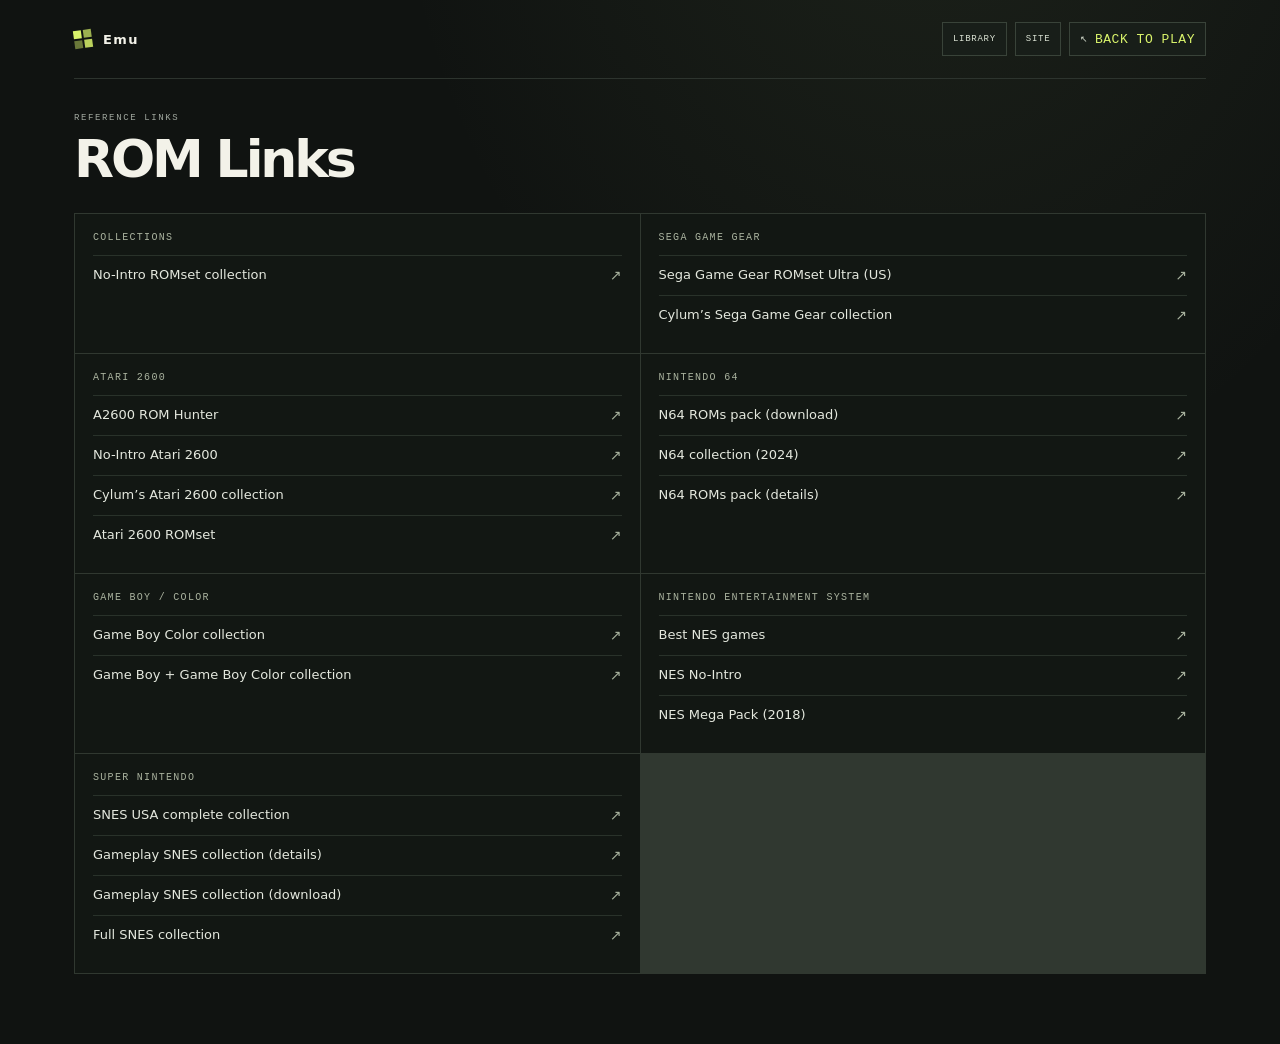
<file: obsoletemod/links.html>
<!doctype html>
<html lang="en"><head><meta charset="utf-8"><meta name="viewport" content="width=device-width,initial-scale=1,viewport-fit=cover"><meta name="theme-color" content="#101311"><link rel="icon" href="data:,"><title>ROM Links</title><link rel="stylesheet" href="style.css"><link rel="stylesheet" href="links.css"></head>
<body><div class="page-shell"><header class="topbar"><a class="brand" href="./" aria-label="Emu home"><span class="brand-mark" aria-hidden="true"><i></i><i></i><i></i><i></i></span><span>Emu</span></a><nav class="links-header-actions" aria-label="Site links"><a class="import-trigger header-page-link" href="./">LIBRARY</a><a class="import-trigger header-page-link" href="../links.html" title="Back to the EmulatorJS site links page">SITE</a><a class="play-home-link" href="https://jackrose2028.github.io/play">↖ <span>BACK TO PLAY</span></a></nav></header><main class="links-main"><div class="links-eyebrow">REFERENCE LINKS</div><h1>ROM Links</h1><div class="link-groups">
<section class="link-group"><h2>Collections</h2><a href="https://archive.org/download/no-intro_romset_collection" target="_blank" rel="noopener noreferrer">No-Intro ROMset collection <span>↗</span></a></section>
<section class="link-group"><h2>Sega Game Gear</h2><a href="https://archive.org/details/sega-game-gear-romset-ultra-us" target="_blank" rel="noopener noreferrer">Sega Game Gear ROMset Ultra (US) <span>↗</span></a><a href="https://archive.org/details/cylums-sega-game-gear-collection" target="_blank" rel="noopener noreferrer">Cylum’s Sega Game Gear collection <span>↗</span></a></section>
<section class="link-group"><h2>Atari 2600</h2><a href="https://archive.org/details/a2600_romhunter" target="_blank" rel="noopener noreferrer">A2600 ROM Hunter <span>↗</span></a><a href="https://archive.org/download/nointro.atari-2600" target="_blank" rel="noopener noreferrer">No-Intro Atari 2600 <span>↗</span></a><a href="https://archive.org/details/cylums-atari-2600-rom-collection" target="_blank" rel="noopener noreferrer">Cylum’s Atari 2600 collection <span>↗</span></a><a href="https://archive.org/details/atari-2600-romset" target="_blank" rel="noopener noreferrer">Atari 2600 ROMset <span>↗</span></a></section>
<section class="link-group"><h2>Nintendo 64</h2><a href="https://archive.org/download/N64ROMsPACK" target="_blank" rel="noopener noreferrer">N64 ROMs pack (download) <span>↗</span></a><a href="https://archive.org/details/20240601_20240601_1408" target="_blank" rel="noopener noreferrer">N64 collection (2024) <span>↗</span></a><a href="https://archive.org/details/N64ROMsPACK" target="_blank" rel="noopener noreferrer">N64 ROMs pack (details) <span>↗</span></a></section>
<section class="link-group"><h2>Game Boy / Color</h2><a href="https://archive.org/download/GameBoyColor" target="_blank" rel="noopener noreferrer">Game Boy Color collection <span>↗</span></a><a href="https://archive.org/download/game-boy-and-game-boy-color-complete-collection" target="_blank" rel="noopener noreferrer">Game Boy + Game Boy Color collection <span>↗</span></a></section>
<section class="link-group"><h2>Nintendo Entertainment System</h2><a href="https://archive.org/download/best-nes-games" target="_blank" rel="noopener noreferrer">Best NES games <span>↗</span></a><a href="https://archive.org/download/NES-Nointro" target="_blank" rel="noopener noreferrer">NES No-Intro <span>↗</span></a><a href="https://archive.org/details/NESMegaPack201808" target="_blank" rel="noopener noreferrer">NES Mega Pack (2018) <span>↗</span></a></section>
<section class="link-group"><h2>Super Nintendo</h2><a href="https://archive.org/details/snes-usa-romset-complete-collection.-7z_202104" target="_blank" rel="noopener noreferrer">SNES USA complete collection <span>↗</span></a><a href="https://archive.org/details/gameplay-snes" target="_blank" rel="noopener noreferrer">Gameplay SNES collection (details) <span>↗</span></a><a href="https://archive.org/download/gameplay-snes" target="_blank" rel="noopener noreferrer">Gameplay SNES collection (download) <span>↗</span></a><a href="https://archive.org/download/FullSnes" target="_blank" rel="noopener noreferrer">Full SNES collection <span>↗</span></a></section>
</div></main></div></body></html>
</file>
<file: style.css>
:root{font-family:'Space Grotesk',sans-serif;color:#f3f2e9;background:#101311;font-synthesis:none;text-rendering:optimizeLegibility;--muted:#8c938b;--line:#2d342e;--accent:#ff6d4c}*{box-sizing:border-box}body{margin:0;min-width:320px;min-height:100vh;background:radial-gradient(ellipse at 73% -25%,rgba(118,142,92,.13),transparent 42%),#101311;color:#f3f2e9}button,a{-webkit-tap-highlight-color:transparent}button{font:inherit}.page-shell{max-width:1240px;margin:auto;padding:0 54px}.topbar{height:79px;border-bottom:1px solid var(--line);display:flex;align-items:center;justify-content:space-between}.brand{display:inline-flex;align-items:center;gap:11px;color:#f3f2e9;text-decoration:none;font-size:13px;font-weight:700;letter-spacing:.11em}.brand-light{color:#89928a;margin:0 3px}.brand-mark{width:18px;height:18px;display:grid;grid-template-columns:repeat(2,1fr);gap:2px;transform:rotate(-8deg)}.brand-mark i{background:#d9f36b;border-radius:1px}.brand-mark i:nth-child(2){opacity:.7}.brand-mark i:nth-child(3){opacity:.45}.brand-mark i:nth-child(4){opacity:.85}.library-status,.intro-kicker,.eyebrow,.shelf-index,.system-era,.card-system,.game-region,.credits,.player-heading,.close-player span{font-family:'DM Mono',monospace}.library-status{display:flex;align-items:center;gap:9px;color:#979e95;font-size:10px;letter-spacing:.08em}.status-dot,.live-indicator{width:6px;height:6px;border-radius:50%;background:#d9f36b;box-shadow:0 0 11px #d9f36b66}.status-divider{height:12px;width:1px;background:#384039;margin:0 4px}.intro{padding:60px 0 30px}.intro-kicker{display:flex;align-items:center;gap:10px;font-size:10px;letter-spacing:.14em;color:#a1a89f}.kicker-line{width:21px;height:1px;background:#d9f36b}.intro h1{font-size:clamp(42px,6vw,68px);line-height:.98;letter-spacing:-.065em;margin:18px 0 13px;font-weight:600}.intro h1 em{font-weight:400;color:#d9f36b}.intro-note{font-size:14px;color:#959c93;margin:0;letter-spacing:-.01em}.systems{display:flex;gap:8px;overflow-x:auto;padding:20px 0 26px;border-bottom:1px solid var(--line);scrollbar-width:none}.systems::-webkit-scrollbar{display:none}.system-tab{--tab-accent:#fff;position:relative;display:flex;align-items:center;gap:11px;flex:0 0 auto;min-width:143px;padding:12px 15px;border:1px solid #323a33;border-radius:7px;color:#a4aaa1;background:#161b17;cursor:pointer;text-align:left;transition:background .2s,border-color .2s,color .2s,transform .2s}.system-tab:hover{transform:translateY(-2px);border-color:#66705e}.system-tab[aria-selected=true]{color:#f4f4ea;background:#202720;border-color:color-mix(in srgb,var(--tab-accent) 62%,#30372f);box-shadow:inset 0 0 0 1px color-mix(in srgb,var(--tab-accent) 13%,transparent)}.tab-mark{display:grid;place-items:center;width:30px;height:30px;border-radius:5px;color:var(--tab-accent);background:color-mix(in srgb,var(--tab-accent) 13%,#171c17);font-weight:700;font-size:13px;letter-spacing:-.05em}.tab-copy{display:flex;flex-direction:column;gap:3px}.tab-name{font-size:12px;font-weight:600;white-space:nowrap}.tab-era{font:9px 'DM Mono',monospace;letter-spacing:.03em;color:#7f897e}.system-tab[aria-selected=true] .tab-era{color:#aab3a2}.shelf{padding-top:33px}.shelf-heading{display:flex;align-items:end;justify-content:space-between;margin-bottom:17px}.eyebrow{font-size:10px;color:#9ba399;letter-spacing:.08em}.shelf-heading h2{font-size:22px;letter-spacing:-.04em;margin:5px 0 0;font-weight:600}.shelf-index{color:#737b72;font-size:10px;letter-spacing:.1em}.game-grid{display:grid;grid-template-columns:minmax(0,820px);gap:17px}.game-card{--accent:#ff6d4c;position:relative;overflow:hidden;min-height:300px;border-radius:9px;border:1px solid #343b34;background:#1b201c;display:flex;flex-direction:row;transition:transform .25s,border-color .25s;isolation:isolate}.game-card:hover{transform:translateY(-4px);border-color:color-mix(in srgb,var(--accent) 65%,#363c34)}.game-art{position:relative;flex:0 0 42%;height:auto;overflow:hidden;background:radial-gradient(ellipse at 51% 101%,color-mix(in srgb,var(--accent) 32%,transparent),transparent 54%),linear-gradient(158deg,#282e29,#1b201c 66%);border-bottom:1px solid #303730}.game-art:before{content:"";position:absolute;inset:0;background:linear-gradient(90deg,transparent 49.8%,rgba(255,255,255,.026) 50%,transparent 50.2%),linear-gradient(0deg,transparent 49.8%,rgba(255,255,255,.026) 50%,transparent 50.2%);background-size:28px 28px;mask-image:linear-gradient(transparent,#000)}.art-orbit{position:absolute;width:126px;height:126px;border:1px solid color-mix(in srgb,var(--accent) 48%,transparent);border-radius:50%;left:50%;top:45%;transform:translate(-50%,-50%);box-shadow:0 0 38px color-mix(in srgb,var(--accent) 15%,transparent),inset 0 0 28px color-mix(in srgb,var(--accent) 10%,transparent)}.art-orbit:before,.art-orbit:after{content:"";position:absolute;border:1px solid color-mix(in srgb,var(--accent) 31%,transparent);border-radius:50%;inset:14px}.art-orbit:after{inset:28px}.art-symbol{position:absolute;left:50%;top:44%;transform:translate(-50%,-50%);color:var(--accent);font-weight:700;font-size:70px;line-height:1;letter-spacing:-.1em;text-shadow:0 0 26px color-mix(in srgb,var(--accent) 40%,transparent)}.game-art[data-art=worldrunner] .art-symbol{font-size:61px;transform:translate(-50%,-50%) skew(-11deg)}.game-art[data-art=actraiser] .art-symbol{font-size:66px}.game-art[data-art=starsaver] .art-symbol{font-size:50px;letter-spacing:.03em}.game-art[data-art=aliens] .art-orbit{width:142px;height:82px;border-radius:50%;transform:translate(-50%,-50%) rotate(-30deg)}.art-corner{position:absolute;top:13px;left:15px;font:9px 'DM Mono',monospace;letter-spacing:.1em;color:#a2aaa0}.art-index{position:absolute;right:15px;bottom:12px;font:9px 'DM Mono',monospace;color:#899188;letter-spacing:.08em}.game-info{padding:17px 17px 16px;display:flex;flex:1;flex-direction:column}.card-meta{display:flex;align-items:center;justify-content:space-between;margin-bottom:8px}.card-system{font-size:9px;color:var(--accent);letter-spacing:.1em;text-transform:uppercase}.game-region{font-size:9px;color:#828b81}.game-info h3{font-size:20px;line-height:1.1;letter-spacing:-.045em;margin:0 0 18px;font-weight:600}.play-button{margin-top:auto;display:flex;align-items:center;justify-content:space-between;width:100%;border:0;border-top:1px solid #373f37;background:transparent;color:#eff0e8;padding:13px 0 0;cursor:pointer;font-size:12px;font-weight:600;text-align:left}.play-button:hover .play-arrow{background:var(--accent);color:#141814;transform:translateX(3px)}.play-arrow{width:27px;height:27px;display:grid;place-items:center;border:1px solid #455046;border-radius:50%;font-size:15px;line-height:1;transition:all .2s}.credits{display:flex;align-items:center;gap:7px;color:#71796f;font-size:9px;letter-spacing:.02em;padding:37px 0 28px}.credits span:first-of-type{color:#a9b1a6}.credits-rule{width:22px;height:1px;background:#3a4139;margin:0 5px}.player-overlay{position:fixed;z-index:20;inset:0;display:none;flex-direction:column;background:#090b09}.player-overlay.open{display:flex}.player-topline{height:58px;padding:0 23px;display:flex;align-items:center;justify-content:space-between;border-bottom:1px solid #282e28;background:#111511;flex:none}.player-heading{display:flex;align-items:center;gap:10px;min-width:0;flex:1;font-size:11px;color:#e5e8de;letter-spacing:.04em}.player-heading #player-title{overflow:hidden;text-overflow:ellipsis;white-space:nowrap}.save-stamp{flex:none;color:#a8b29e;font:8px 'DM Mono',monospace;letter-spacing:.025em;white-space:nowrap}.game-grid.game-list-mode{grid-template-columns:minmax(0,1fr);width:min(100%,1040px);gap:6px}.close-player{display:flex;align-items:center;gap:11px;padding:5px 7px 5px 12px;border:1px solid #343c34;border-radius:5px;background:#181d19;color:#e5e8de;cursor:pointer}.close-player:hover{border-color:#84927e}.close-player span{font-size:9px;color:#a1a89f}.close-player b{font-size:19px;line-height:17px;font-weight:400}.player-stage{flex:1;min-height:0;display:flex;align-items:center;justify-content:center;padding:18px;background:#080a08}.player-stage #emulator-player{width:min(100%,1120px);height:min(100%,calc(100vw * .64));min-height:260px;max-height:calc(100vh - 100px);position:relative}.player-stage #emulator-player>div,.player-stage #emulator-player canvas{max-width:100%;max-height:100%}.player-stage #emulator-player canvas{image-rendering:pixelated}.player-loading{position:absolute;inset:0;display:grid;place-items:center;color:#a7b19f;font:11px 'DM Mono',monospace;letter-spacing:.08em;z-index:1;pointer-events:none}.player-loading span{display:flex;align-items:center;gap:10px}.spin{width:13px;height:13px;border:1px solid #596450;border-top-color:#d9f36b;border-radius:50%;animation:spin .7s linear infinite}@keyframes spin{to{transform:rotate(360deg)}}@media(min-width:980px){.game-card{min-height:320px}}@media(max-width:700px){.page-shell{padding:0 20px}.topbar{height:66px}.library-status{font-size:9px}.intro{padding:46px 0 20px}.intro h1{font-size:50px}.systems{margin:0 -20px;padding:16px 20px 20px}.system-tab{min-width:132px;padding:10px 12px}.shelf{padding-top:27px}.game-grid{grid-template-columns:1fr;gap:13px}.game-card{min-height:284px;flex-direction:column}.game-art{height:155px;flex:0 0 auto}.credits{padding-top:28px}.player-topline{height:52px;padding:0 14px}.player-stage{padding:8px}.player-stage #emulator-player{height:calc(100vw * .72);min-height:220px;max-height:calc(100vh - 70px)}}@media(max-width:390px){.save-stamp{font-size:7px}.library-status{gap:6px;font-size:8px}.brand{font-size:12px}.intro h1{font-size:44px}}
.touch-deck{display:none;flex:none;align-items:center;justify-content:space-between;gap:clamp(8px,3vw,28px);min-height:143px;padding:10px 20px max(10px,env(safe-area-inset-bottom));border-top:1px solid #282e28;background:#111511;touch-action:none;user-select:none;-webkit-user-select:none}.touch-device .touch-deck{display:flex}.touch-dpad{width:clamp(96px,30vw,132px);height:clamp(96px,30vw,132px);display:grid;grid-template-columns:repeat(3,1fr);grid-template-rows:repeat(3,1fr);gap:3px;flex:none}.pad-key,.small-key,.face-key,.shoulder-key{border:1px solid #424a41;color:#dce2d5;background:linear-gradient(145deg,#272e28,#1a201b);box-shadow:0 3px 0 #080a08,0 5px 12px #0004;cursor:pointer;touch-action:none;user-select:none;-webkit-user-select:none}.pad-key{border-radius:8px;font-size:clamp(16px,4vw,21px);color:#dce3d2}.pad-key:active,.pad-key.pressed,.face-key:active,.face-key.pressed,.shoulder-key:active,.shoulder-key.pressed,.small-key:active,.small-key.pressed{transform:translateY(2px);box-shadow:0 1px 0 #080a08;background:#343e31;border-color:#71806b;color:#f4f8ec}.pad-up{grid-column:2;grid-row:1}.pad-left{grid-column:1;grid-row:2}.pad-center{grid-column:2;grid-row:2;background:#242b24;border:1px solid #343c34;border-radius:4px}.pad-right{grid-column:3;grid-row:2}.pad-down{grid-column:2;grid-row:3}.touch-mid{display:flex;flex-direction:column;gap:12px;align-items:center;justify-content:center;flex:1}.small-key{min-width:65px;padding:9px 7px;border-radius:999px;color:#a8b1a2;font:9px 'DM Mono',monospace;letter-spacing:.05em}.touch-actions{display:flex;align-items:center;justify-content:flex-end;gap:8px;flex:0 0 auto}.face-keys{position:relative;width:clamp(100px,30vw,134px);height:clamp(82px,24vw,112px)}.face-key{position:absolute;width:clamp(42px,12vw,52px);height:clamp(42px,12vw,52px);border-radius:50%;font-weight:700;font-size:14px;color:#f2eee3}.face-key.face-left{left:0;top:50%;transform:translateY(-50%)}.face-key.face-right{right:0;top:50%;transform:translateY(-50%)}.face-key.face-top{left:50%;top:0;transform:translateX(-50%)}.face-key.face-bottom{left:50%;bottom:0;transform:translateX(-50%)}.face-key.face-left:active,.face-key.face-left.pressed{transform:translateY(calc(-50% + 2px))}.face-key.face-right:active,.face-key.face-right.pressed{transform:translateY(calc(-50% + 2px))}.face-key.face-top:active,.face-key.face-top.pressed{transform:translateX(-50%) translateY(2px)}.face-key.face-bottom:active,.face-key.face-bottom.pressed{transform:translateX(-50%) translateY(2px)}.shoulder-keys{display:flex;flex-direction:column;gap:7px}.shoulder-key{width:34px;height:31px;border-radius:7px;color:#c9d0c2;font-size:11px;font-weight:700}.touch-device .player-stage{min-height:0;flex:1}.touch-device .player-stage #emulator-player{height:min(100%,calc(100vw * .63));min-height:130px;max-height:calc(100vh - 230px)}.touch-device .player-stage #emulator-player canvas{touch-action:none}.touch-device .player-topline{padding-top:env(safe-area-inset-top)}@media(max-width:700px){.touch-deck{min-height:130px;padding:8px 12px max(10px,env(safe-area-inset-bottom));gap:8px}.touch-mid{flex:0 1 auto;gap:10px}.small-key{min-width:52px;padding:8px 5px;font-size:8px}.touch-actions{gap:5px}.shoulder-keys{gap:5px}.shoulder-key{width:29px;height:28px}.touch-device .player-stage{padding:8px}.touch-device .player-stage #emulator-player{width:100%;height:min(100%,calc(100vw * .72));min-height:120px;max-height:calc(100vh - 206px)}}@media(max-width:360px){.touch-deck{padding-left:8px;padding-right:8px;gap:5px}.touch-mid{gap:7px}.small-key{min-width:47px}.face-keys{width:94px}.touch-dpad{width:94px;height:94px}}

[hidden]{display:none!important}.shelf-tools{display:flex;align-items:center;justify-content:flex-end;gap:14px}.search-box{height:38px;min-width:220px;display:flex;align-items:center;gap:9px;padding:0 10px;border:1px solid #343c34;border-radius:6px;background:#151a16;color:#9ba59a}.search-commit{flex:none;width:26px;height:28px;padding:0;border:0;background:transparent;color:#aab4a2;font:21px/1 sans-serif;cursor:pointer}.search-commit:hover,.search-commit:focus-visible{color:#d9f36b;outline:none}.search-box input{min-width:0;width:100%;border:0;outline:0;background:transparent;color:#eff2e9;font:11px 'DM Mono',monospace}.search-box input::placeholder{color:#7b8479}.search-box kbd{flex:none;padding:2px 5px;border:1px solid #3b433b;border-radius:3px;color:#7e887d;font:9px 'DM Mono',monospace}.search-box:focus-within{border-color:#76836d;box-shadow:0 0 0 2px #d9f36b18}.game-grid.game-list-mode{grid-template-columns:minmax(0,1fr);width:min(100%,1040px);gap:6px}.game-row{min-width:0;height:66px;display:flex;align-items:center;gap:12px;padding:9px 13px;text-align:left;border:1px solid #303830;border-radius:6px;background:#171c18;color:#f0f2e9;cursor:pointer;transition:transform .16s,border-color .16s,background .16s}.game-row:hover{transform:translateY(-1px);border-color:color-mix(in srgb,var(--accent) 55%,#333b33);background:#202620}.game-row-number{width:33px;flex:none;color:#828c80;font:10px 'DM Mono',monospace}.game-row-copy{min-width:0;flex:1;display:flex;flex-direction:column;gap:5px}.game-row-title{overflow:hidden;text-overflow:ellipsis;white-space:nowrap;font-size:13px;font-weight:600;letter-spacing:-.025em}.game-row-meta{overflow:hidden;text-overflow:ellipsis;white-space:nowrap;color:#879084;font:9px 'DM Mono',monospace;letter-spacing:.02em}.game-row-play{flex:none;width:25px;height:25px;display:grid;place-items:center;border:1px solid #3d473d;border-radius:50%;color:#a6b29f;font-size:14px;transition:all .16s}.game-row:hover .game-row-play{color:#121611;background:var(--accent);border-color:var(--accent)}.empty-list{grid-column:1/-1;padding:27px 15px;border:1px dashed #384138;border-radius:6px;color:#899286;font:10px 'DM Mono',monospace;letter-spacing:.08em}
@media(max-width:700px){.shelf-heading{gap:14px;align-items:flex-end}.shelf-tools{gap:8px}.search-box{min-width:0;width:min(46vw,210px);height:36px;padding:0 8px}.search-box input{font-size:16px}.search-commit{width:25px}.game-grid.game-list-mode{grid-template-columns:1fr;width:100%;gap:7px}.game-row{height:61px;padding:8px 11px}.game-row-title{font-size:13px}.shelf-index{white-space:nowrap}}
@media(max-width:390px){.shelf-tools{gap:6px}.search-box{width:43vw}.search-box kbd{display:none}.game-row-number{width:27px}.game-row{gap:9px}}
.game-row-submeta{overflow:hidden;text-overflow:ellipsis;white-space:nowrap;color:#737d73;font:8px 'DM Mono',monospace;letter-spacing:.01em}.game-credit-line{min-height:14px;margin:-8px 0 13px;overflow:hidden;text-overflow:ellipsis;white-space:nowrap;color:#818b80;font:9px 'DM Mono',monospace}.game-row{height:64px}.game-row-copy{gap:3px}@media(max-width:700px){.game-row{height:62px}.game-row-submeta{font-size:8px}.game-credit-line{font-size:8px}}
.alphabet-filter{display:flex;align-items:center;gap:4px;overflow-x:auto;padding:2px 0 12px;scrollbar-width:none}.alphabet-filter::-webkit-scrollbar,.filter-bar::-webkit-scrollbar{display:none}.letter-chip{height:29px;min-width:29px;flex:0 0 auto;padding:0 6px;border:1px solid #343c34;border-radius:5px;background:#171c18;color:#a0a99d;font:10px 'DM Mono',monospace;cursor:pointer;transition:background .15s,color .15s,border-color .15s}.letter-chip:first-child,.letter-chip:nth-child(2){min-width:39px}.letter-chip[aria-pressed=true]{background:#d9f36b;color:#151a13;border-color:#d9f36b}.letter-chip:disabled{opacity:.3;cursor:default}.filter-bar{display:flex;gap:8px;overflow-x:auto;padding:0 0 16px;scrollbar-width:thin;scrollbar-color:#485145 transparent}.facet-control{display:flex;flex:0 0 155px;flex-direction:column;gap:5px;min-width:0}.facet-control>span{color:#858f83;font:8px 'DM Mono',monospace;letter-spacing:.1em}.facet-control select{width:100%;height:34px;padding:0 9px;border:1px solid #343d35;border-radius:5px;background:#171c18;color:#e3e8dc;font:10px 'DM Mono',monospace;outline:none}.facet-control select:focus{border-color:#9aaa82;box-shadow:0 0 0 2px #d9f36b1a}.facet-control option{background:#171c18;color:#f2f3eb}@media(max-width:700px){.alphabet-filter{margin:0 -20px;padding:2px 20px 11px}.filter-bar{margin:0 -20px;padding:0 20px 14px}.facet-control{flex-basis:140px}.letter-chip{height:31px;min-width:31px}}

.letter-section{min-width:0;overflow:hidden;border:1px solid #303a31;border-radius:7px;background:#151a16}.letter-summary{min-height:49px;display:flex;align-items:center;gap:13px;padding:0 15px;list-style:none;color:#f1f2ea;cursor:pointer;user-select:none}.letter-summary::-webkit-details-marker{display:none}.letter-summary:focus-visible{outline:2px solid #d9f36b;outline-offset:-3px}.letter-summary-name{display:grid;place-items:center;min-width:30px;height:29px;padding:0 6px;border:1px solid color-mix(in srgb,var(--accent) 48%,#343b34);border-radius:5px;background:color-mix(in srgb,var(--accent) 12%,#171c18);color:var(--accent);font:600 12px 'DM Mono',monospace}.letter-summary-count{color:#8c9689;font:9px 'DM Mono',monospace;letter-spacing:.08em}.letter-summary-arrow{margin-left:auto;color:#a6b19e;font-size:19px;line-height:1;transition:transform .18s}.letter-section[open]{border-color:color-mix(in srgb,var(--accent) 45%,#303830)}.letter-section[open] .letter-summary{border-bottom:1px solid #303a31;background:#1b211c}.letter-section[open] .letter-summary-arrow{transform:rotate(45deg)}.letter-game-rows{display:grid;gap:5px;padding:7px}.letter-game-rows .game-row{border-color:#29332a;background:#121713}.letter-game-rows .game-row:last-child{margin-bottom:0}
@media(max-width:700px){.letter-summary{min-height:48px;padding:0 12px}.letter-game-rows{gap:5px;padding:6px}.letter-game-rows .game-row{height:61px}}
@media(prefers-reduced-motion:reduce){*,*:before,*:after{scroll-behavior:auto!important;animation-duration:.01ms!important;transition-duration:.01ms!important}}
.header-actions{display:flex;align-items:center;gap:12px}.import-trigger{height:34px;padding:0 11px;border:1px solid #394339;border-radius:5px;background:#181e19;color:#dbe3d4;font:9px 'DM Mono',monospace;letter-spacing:.06em;cursor:pointer;transition:background .15s,border-color .15s,color .15s}.import-trigger:hover{border-color:#94a783;background:#222b22;color:#f4f6ec}.import-trigger:disabled{opacity:.55;cursor:wait}.import-short{display:none}.import-status{display:flex;flex-wrap:wrap;gap:7px 13px;margin:12px 0 0;padding:10px 12px;border:1px solid #354036;border-radius:6px;background:#161c17;color:#dfe6d9;font:10px 'DM Mono',monospace}.import-status strong{font-weight:500}.import-status span{color:#9fa99c}
.touch-deck[data-system="n64"] .shoulder-keys{display:grid;grid-template-columns:repeat(2,34px);gap:5px}.touch-deck[data-system="n64"] .shoulder-key{width:34px;height:27px;padding:0;border-radius:6px;font-size:9px}
@media(max-width:380px){.touch-deck[data-system="n64"]{gap:5px;padding-left:7px;padding-right:7px}.touch-deck[data-system="n64"] .touch-dpad{width:clamp(84px,28vw,104px);height:clamp(84px,28vw,104px)}.touch-deck[data-system="n64"] .touch-mid{flex:0 0 52px}.touch-deck[data-system="n64"] .small-key{min-width:48px;padding:8px 3px;font-size:8px}.touch-deck[data-system="n64"] .face-keys{width:94px}.touch-deck[data-system="n64"] .face-key{width:38px;height:38px}}
@media(max-width:700px),(max-height:520px) and (pointer:coarse){.header-actions{gap:5px}.library-status{gap:5px}.library-status .local-label,.library-status .status-divider{display:none}.import-trigger{height:32px;padding:0 8px;font-size:8px}.import-short{display:inline}.import-full{display:none}.import-zip-trigger{padding:0 7px}.import-status{margin-top:8px;padding:9px 10px;font-size:9px;gap:5px 9px}.import-status span{flex-basis:100%}}
.touch-left{position:relative;display:flex;flex:none;flex-direction:column;align-items:center;gap:7px}.state-controls{position:relative;display:flex;align-items:center;gap:5px;min-height:28px;width:100%}.state-controls[hidden],.state-menu[hidden]{display:none}.state-key,.state-menu button{height:27px;padding:0 8px;border:1px solid #424a41;border-radius:6px;color:#dce2d5;background:linear-gradient(145deg,#272e28,#1a201b);box-shadow:0 2px 0 #080a08;font:8px 'DM Mono',monospace;letter-spacing:.06em;touch-action:manipulation}.state-key{min-width:50px}.state-status{max-width:70px;overflow:hidden;color:#aab3a5;font:7px 'DM Mono',monospace;white-space:nowrap;text-overflow:ellipsis}.state-menu{position:absolute;left:calc(100% + 7px);bottom:0;z-index:25;display:flex;gap:4px;padding:4px;border:1px solid #414a40;border-radius:7px;background:#111511;box-shadow:0 8px 20px #0009}.state-menu button{min-width:43px;color:#f2f0e5}.state-key:active,.state-menu button:active{transform:translateY(1px)}
@media(max-width:380px){.touch-left{gap:5px}.state-key{height:25px;min-width:46px;padding:0 6px}.state-menu{left:calc(100% + 4px);gap:3px}.state-menu button{min-width:38px;padding:0 5px}}
@media(max-width:700px){#alphabet-filter{display:none}.letter-section>summary{display:none}.letter-section{border:0;margin:0}.letter-game-rows{padding-top:0}}
/* iPhone viewport, safe-area and landscape refinements */
html{min-height:100%;overscroll-behavior-y:none}body{min-height:100vh;min-height:100dvh;-webkit-text-size-adjust:100%}.player-overlay{height:100vh;height:100dvh;padding-top:env(safe-area-inset-top);padding-bottom:env(safe-area-inset-bottom);overscroll-behavior:none}.touch-device .player-topline{padding-top:0}.touch-device .touch-deck{padding-bottom:10px}.touch-device .player-stage{overscroll-behavior:contain}.touch-device .player-stage #emulator-player{width:100%;height:min(100%,72vw);min-height:min(120px,100%);max-height:100%}.touch-device .player-stage #emulator-player canvas{touch-action:none}.touch-device button{touch-action:manipulation}.touch-deck button{min-width:40px;min-height:40px}.touch-deck .small-key{min-height:36px}
@media(orientation:landscape) and (max-height:520px) and (pointer:coarse){.player-topline{height:42px;padding-left:12px;padding-right:12px}.touch-deck{min-height:94px;padding:5px 12px 7px;gap:8px}.touch-dpad{width:82px;height:82px}.touch-device .player-stage{padding:5px 10px}.touch-device .player-stage #emulator-player{height:100%;min-height:0;max-height:100%}.touch-mid{gap:6px}.small-key{padding:6px 5px}.face-keys{width:96px;height:76px}.face-key{width:38px;height:38px}.shoulder-key{min-height:34px}}
@supports(-webkit-touch-callout:none){body{min-height:-webkit-fill-available}.player-overlay{height:-webkit-fill-available;height:100dvh}}


.play-home-link{height:34px;display:inline-flex;align-items:center;justify-content:center;gap:6px;padding:0 10px;border:1px solid #394339;border-radius:5px;background:#181e19;color:#dbe3d4;text-decoration:none;font:9px 'DM Mono',monospace;letter-spacing:.06em;white-space:nowrap;transition:background .15s,border-color .15s,color .15s}.play-home-link:hover{border-color:#94a783;background:#222b22;color:#f4f6ec}.play-home-link>span:first-child{font-size:13px;color:#d9f36b}.play-home-short{display:none}@media(max-width:700px){.play-home-link{height:32px;padding:0 7px;font-size:8px}.play-home-short{display:inline}.play-home-long{display:none}}@media(max-width:380px){.library-status{display:none}}
/* Pocket-console controls */
.touch-deck[data-system="gb"],.touch-deck[data-system="gbc"]{position:relative;min-height:152px;padding-top:25px;background:linear-gradient(180deg,#1b211d,#121713);border-top-color:#40483e}.touch-deck[data-system="gb"]::before,.touch-deck[data-system="gbc"]::before{position:absolute;top:6px;left:50%;transform:translateX(-50%);color:#8e998b;font:700 8px 'DM Mono',monospace;letter-spacing:.19em;white-space:nowrap}.touch-deck[data-system="gb"]::before{content:"GAME BOY"}.touch-deck[data-system="gbc"]::before{content:"GAME BOY COLOR"}.touch-deck[data-system="gb"] .touch-dpad,.touch-deck[data-system="gbc"] .touch-dpad{width:clamp(100px,29vw,124px);height:clamp(100px,29vw,124px);gap:2px}.touch-deck[data-system="gb"] .pad-key,.touch-deck[data-system="gbc"] .pad-key{border-color:#485148;background:linear-gradient(145deg,#343d35,#202620);box-shadow:0 3px 0 #070907,0 5px 9px #0005}.touch-deck[data-system="gb"] .pad-center,.touch-deck[data-system="gbc"] .pad-center{background:#242b25;border-color:#3c463c}.touch-deck[data-system="gb"] .face-key,.touch-deck[data-system="gbc"] .face-key{width:clamp(44px,12vw,52px);height:clamp(44px,12vw,52px);border:2px solid #eadce8;font-size:15px;box-shadow:0 4px 0 #080a08,0 6px 12px #0007}.touch-deck[data-system="gb"] .face-key[data-pad="0"]{background:linear-gradient(145deg,#a24f70,#73334c)}.touch-deck[data-system="gb"] .face-key[data-pad="8"]{background:linear-gradient(145deg,#c95e7d,#8e3e59)}.touch-deck[data-system="gbc"] .face-key[data-pad="0"]{background:linear-gradient(145deg,#7471d5,#49459e)}.touch-deck[data-system="gbc"] .face-key[data-pad="8"]{background:linear-gradient(145deg,#db68ac,#a13e79)}.touch-deck[data-system="gb"] .small-key,.touch-deck[data-system="gbc"] .small-key{min-height:38px;border-color:#51594e;background:linear-gradient(145deg,#343b32,#1b211c);color:#c5cdbd}.touch-deck[data-system="gb"] .state-key,.touch-deck[data-system="gbc"] .state-key{border-color:#51594e;background:linear-gradient(145deg,#343b32,#1b211c);color:#d5dccd}.touch-deck[data-system="gb"] .touch-actions,.touch-deck[data-system="gbc"] .touch-actions{gap:12px}.touch-deck[data-system="gb"] .face-keys,.touch-deck[data-system="gbc"] .face-keys{width:clamp(106px,30vw,126px);height:clamp(88px,23vw,108px)}.touch-deck[data-system="gb"] .face-key:active,.touch-deck[data-system="gb"] .face-key.pressed,.touch-deck[data-system="gbc"] .face-key:active,.touch-deck[data-system="gbc"] .face-key.pressed{filter:brightness(1.2)}
@media(max-width:700px){.touch-deck[data-system="gb"],.touch-deck[data-system="gbc"]{min-height:148px;padding-top:24px}}@media(max-width:380px){.touch-deck[data-system="gb"],.touch-deck[data-system="gbc"]{gap:5px;padding-left:8px;padding-right:8px}.touch-deck[data-system="gb"] .touch-dpad,.touch-deck[data-system="gbc"] .touch-dpad{width:94px;height:94px}.touch-deck[data-system="gb"] .face-keys,.touch-deck[data-system="gbc"] .face-keys{width:94px;height:80px}.touch-deck[data-system="gb"] .touch-actions,.touch-deck[data-system="gbc"] .touch-actions{gap:5px}}@media(orientation:landscape) and (max-height:520px) and (pointer:coarse){.touch-deck[data-system="gb"],.touch-deck[data-system="gbc"]{min-height:102px;padding-top:18px}.touch-deck[data-system="gb"]::before,.touch-deck[data-system="gbc"]::before{top:2px;font-size:7px}.touch-deck[data-system="gb"] .touch-dpad,.touch-deck[data-system="gbc"] .touch-dpad{width:80px;height:80px}.touch-deck[data-system="gb"] .face-keys,.touch-deck[data-system="gbc"] .face-keys{height:70px}}
/* crisp square-corner UI */
*,*::before,*::after{border-radius:0!important}.header-page-link{display:inline-flex;align-items:center;justify-content:center;text-decoration:none;white-space:nowrap}@media(max-width:700px){.header-actions{gap:4px}.import-trigger{padding-left:6px;padding-right:6px}.play-home-link{padding-left:5px;padding-right:5px}}@media(max-width:400px){.page-shell{padding-left:12px;padding-right:12px}.library-status{display:none}.brand{gap:7px}.links-header-actions{gap:4px}}
.touch-deck[data-system="gamegear"]{position:relative;padding-top:22px;background:linear-gradient(180deg,#1a2023,#101517);border-top-color:#3b4a4b}.touch-deck[data-system="gamegear"]::before{content:"SEGA GAME GEAR";position:absolute;top:5px;left:50%;transform:translateX(-50%);color:#8ea4a5;font:700 8px 'DM Mono',monospace;letter-spacing:.18em;white-space:nowrap}.touch-deck[data-system="gamegear"] .face-key{border:2px solid #c8d3d0;background:linear-gradient(145deg,#a64247,#672c31);box-shadow:0 4px 0 #070907,0 6px 12px #0007}.touch-deck[data-system="gamegear"] .small-key{border-color:#50605f;background:linear-gradient(145deg,#343e3f,#1b2223)}@media(max-width:700px){.touch-deck[data-system="gamegear"]{padding-top:22px}}@media(max-width:380px){.touch-deck[data-system="gamegear"] .touch-dpad{width:94px;height:94px}.touch-deck[data-system="gamegear"] .face-keys{width:94px;height:80px}}

.letter-section{content-visibility:auto;contain-intrinsic-size:auto 58px}
.catalog-toggle{width:34px;min-width:34px;display:inline-grid;place-items:center;padding:0;font-size:17px;line-height:1}.catalog-toggle[aria-pressed="true"]{border-color:#d9f36b;background:#d9f36b;color:#141814}.catalog-toggle:disabled{cursor:wait}@media(max-width:700px){.catalog-toggle{width:32px;min-width:32px;height:32px;font-size:16px}}
.config-toggle{width:34px;min-width:34px;display:inline-grid;place-items:center;padding:0;font-size:16px;line-height:1}@media(max-width:700px){.config-toggle{width:32px;min-width:32px;height:32px;font-size:15px}}

/* Console chooser: compact, ordered grid instead of a scrolling strip. */
.systems{display:grid;grid-template-columns:repeat(4,minmax(0,1fr));gap:8px;overflow:visible;padding:18px 0 21px;margin:0}.system-tab{width:100%;min-width:0;min-height:57px;padding:9px 12px;gap:9px}.system-tab .tab-copy{min-width:0}.system-tab .tab-name{overflow:hidden;text-overflow:ellipsis}.all-system-tab{--tab-accent:#d9f36b}.game-row{height:52px}.letter-game-rows .game-row{height:52px}@media(max-width:700px){.systems{grid-template-columns:repeat(4,minmax(0,1fr));gap:6px;overflow:visible;margin:0;padding:14px 0 16px}.system-tab{min-height:54px;padding:8px 7px;gap:6px}.system-tab .tab-mark{width:27px;height:27px;font-size:11px}.game-row,.letter-game-rows .game-row{height:50px}.play-home-short{font-size:7px;letter-spacing:0}}@media(max-width:520px){.systems{grid-template-columns:repeat(2,minmax(0,1fr));gap:7px}.system-tab{min-height:52px;padding:8px 10px;gap:8px}.system-tab .tab-mark{width:30px;height:30px;font-size:12px}}
.visual-overlay{position:absolute;inset:8px;z-index:4;pointer-events:none;opacity:.38;background:repeating-linear-gradient(0deg,transparent 0 2px,#030504 2px 3px);mix-blend-mode:multiply}.visual-overlay[data-filter="crt-caligari"]{opacity:.26;background:repeating-linear-gradient(0deg,transparent 0 3px,#111 3px 4px),repeating-linear-gradient(90deg,#05140a12 0 1px,transparent 1px 3px)}.visual-overlay[data-filter="crt-geom"]{opacity:.2;background:repeating-linear-gradient(0deg,transparent 0 2px,#050505 2px 3px);box-shadow:inset 0 0 55px #000}.visual-overlay[data-filter="crt-lottes"]{opacity:.32;background:repeating-linear-gradient(0deg,transparent 0 2px,#080808 2px 3px),radial-gradient(ellipse,#0000 55%,#0008 100%)}.visual-overlay[data-filter="lcd3x"]{opacity:.22;background:repeating-linear-gradient(0deg,#02040344 0 1px,transparent 1px 3px),repeating-linear-gradient(90deg,#02040333 0 1px,transparent 1px 3px);mix-blend-mode:multiply}.player-stage{position:relative}.player-stage #emulator-player{position:relative;z-index:1}
/* Switchable library layouts */
.view-select{display:flex;flex:none;flex-direction:column;gap:3px;min-width:96px}.view-select>span{color:#858f83;font:8px 'DM Mono',monospace;letter-spacing:.1em}.view-select select{width:100%;height:34px;padding:0 7px;border:1px solid #343d35;background:#171c18;color:#e3e8dc;font:9px 'DM Mono',monospace;outline:none}.view-select select:focus{border-color:#9aaa82;box-shadow:0 0 0 2px #d9f36b1a}.game-row-platform{display:none;flex:none;padding:3px 5px;border:1px solid color-mix(in srgb,var(--game-accent) 55%,#303830);color:var(--game-accent);font:8px 'DM Mono',monospace;letter-spacing:.04em}.game-grid[data-view] .game-row-meta{display:none}.game-grid[data-view] .letter-game-rows{min-width:0}.game-grid[data-view="compact-list"] .letter-game-rows{gap:2px;padding:5px}.game-grid[data-view="compact-list"] .game-row{height:34px;min-height:34px;padding:4px 9px;gap:8px;border-color:#272f28}.game-grid[data-view="compact-list"] .game-row-number{width:27px;font-size:8px}.game-grid[data-view="compact-list"] .game-row-title{font-size:11px}.game-grid[data-view="compact-list"] .game-row-play{width:19px;height:19px;font-size:11px}.game-grid[data-view="standard-list"] .letter-game-rows{gap:4px;padding:6px}.game-grid[data-view="standard-list"] .game-row{height:48px;min-height:48px}.game-grid[data-view="detailed-list"] .letter-game-rows{gap:4px;padding:7px}.game-grid[data-view="detailed-list"] .game-row{height:65px;min-height:65px}.game-grid[data-view="detailed-list"] .game-row-copy{gap:6px}.game-grid[data-view="detailed-list"] .game-row-meta{display:block;font-size:9px}.game-grid[data-view="detailed-list"] .game-row-platform{display:inline-block}.game-grid[data-view="grid"] .letter-game-rows{grid-template-columns:repeat(3,minmax(0,1fr));gap:8px;padding:10px}.game-grid[data-view="grid"] .game-row{height:120px;position:relative;align-items:flex-start;padding:15px 13px;border-color:#384238;background:linear-gradient(145deg,color-mix(in srgb,var(--game-accent) 13%,#171c18),#141915)}.game-grid[data-view="grid"] .game-row-number{width:auto;color:var(--game-accent)}.game-grid[data-view="grid"] .game-row-play{position:absolute;right:10px;bottom:10px}.game-grid[data-view="compact-grid"] .letter-game-rows{grid-template-columns:repeat(5,minmax(0,1fr));gap:5px;padding:8px}.game-grid[data-view="compact-grid"] .game-row{height:80px;position:relative;align-items:flex-start;padding:10px 8px;border-color:#2e382f}.game-grid[data-view="compact-grid"] .game-row-number{width:auto;font-size:8px}.game-grid[data-view="compact-grid"] .game-row-title{font-size:10px;line-height:1.25;white-space:normal;display:-webkit-box;-webkit-box-orient:vertical;-webkit-line-clamp:3}.game-grid[data-view="compact-grid"] .game-row-play{display:none}.game-grid[data-view="card-grid"] .letter-game-rows{grid-template-columns:repeat(3,minmax(0,1fr));gap:8px;padding:10px}.game-grid[data-view="card-grid"] .game-row{height:130px;position:relative;align-items:flex-start;padding:14px;border-top:3px solid var(--game-accent);background:linear-gradient(155deg,color-mix(in srgb,var(--game-accent) 14%,#171c18),#151a16)}.game-grid[data-view="card-grid"] .game-row-number{width:auto;color:var(--game-accent)}.game-grid[data-view="card-grid"] .game-row-meta{display:block;margin-top:6px}.game-grid[data-view="card-grid"] .game-row-platform{display:inline-block;position:absolute;right:12px;top:11px}.game-grid[data-view="card-grid"] .game-row-play{position:absolute;right:12px;bottom:12px}.game-grid[data-view="spacious-cards"] .letter-game-rows{grid-template-columns:repeat(2,minmax(0,1fr));gap:10px;padding:12px}.game-grid[data-view="spacious-cards"] .game-row{height:160px;position:relative;align-items:flex-start;padding:20px;background:linear-gradient(145deg,color-mix(in srgb,var(--game-accent) 18%,#171c18),#131814);border-color:color-mix(in srgb,var(--game-accent) 35%,#303830)}.game-grid[data-view="spacious-cards"] .game-row-number{width:auto;font-size:11px;color:var(--game-accent)}.game-grid[data-view="spacious-cards"] .game-row-title{font-size:16px;white-space:normal;line-height:1.2}.game-grid[data-view="spacious-cards"] .game-row-meta{display:block;margin-top:9px;font-size:10px}.game-grid[data-view="spacious-cards"] .game-row-platform{display:inline-block;position:absolute;right:16px;top:16px}.game-grid[data-view="spacious-cards"] .game-row-play{position:absolute;right:15px;bottom:15px}.game-grid[data-view="tiles"] .letter-game-rows{grid-template-columns:repeat(4,minmax(0,1fr));gap:6px;padding:8px}.game-grid[data-view="tiles"] .game-row{height:112px;position:relative;flex-direction:column;align-items:center;justify-content:center;gap:8px;padding:9px;text-align:center;border-color:color-mix(in srgb,var(--game-accent) 42%,#303830);background:color-mix(in srgb,var(--game-accent) 9%,#151a16)}.game-grid[data-view="tiles"] .game-row-number{width:auto;color:var(--game-accent)}.game-grid[data-view="tiles"] .game-row-copy{flex:none}.game-grid[data-view="tiles"] .game-row-title{white-space:normal;display:-webkit-box;-webkit-box-orient:vertical;-webkit-line-clamp:3;font-size:10px;line-height:1.2}.game-grid[data-view="tiles"] .game-row-play{display:none}.game-grid[data-view="table"] .letter-game-rows{gap:0;padding:0 8px 8px}.game-grid[data-view="table"] .game-row{height:38px;min-height:38px;padding:4px 9px;gap:10px;border-width:0 0 1px;border-color:#2b332c;background:transparent}.game-grid[data-view="table"] .game-row-number{width:30px}.game-grid[data-view="table"] .game-row-copy{flex-direction:row;align-items:center;gap:12px}.game-grid[data-view="table"] .game-row-meta{display:block;flex:none}.game-grid[data-view="table"] .game-row-platform{display:inline-block;min-width:44px;text-align:center}.game-grid[data-view="table"] .game-row-play{display:none}.game-grid[data-view="console-color"] .letter-game-rows{grid-template-columns:repeat(2,minmax(0,1fr));gap:6px;padding:8px}.game-grid[data-view="console-color"] .game-row{height:57px;position:relative;border-left:3px solid var(--game-accent);padding:8px 10px}.game-grid[data-view="console-color"] .game-row-number{width:25px}.game-grid[data-view="console-color"] .game-row-platform{display:inline-block}.game-grid[data-view="console-color"] .game-row-play{width:21px;height:21px}.game-grid[data-view="console-color"] .game-row-meta{display:none}
@media(max-width:700px){.view-select{min-width:80px}.view-select>span{display:none}.view-select select{height:32px;font-size:8px;padding:0 4px}.game-grid[data-view="grid"] .letter-game-rows,.game-grid[data-view="card-grid"] .letter-game-rows{grid-template-columns:repeat(2,minmax(0,1fr));gap:6px;padding:6px}.game-grid[data-view="grid"] .game-row,.game-grid[data-view="card-grid"] .game-row{height:106px;padding:10px}.game-grid[data-view="compact-grid"] .letter-game-rows{grid-template-columns:repeat(3,minmax(0,1fr));gap:4px;padding:6px}.game-grid[data-view="compact-grid"] .game-row{height:72px;padding:8px 6px}.game-grid[data-view="spacious-cards"] .letter-game-rows{grid-template-columns:1fr;gap:7px;padding:7px}.game-grid[data-view="spacious-cards"] .game-row{height:124px;padding:14px}.game-grid[data-view="tiles"] .letter-game-rows{grid-template-columns:repeat(3,minmax(0,1fr));gap:5px;padding:6px}.game-grid[data-view="tiles"] .game-row{height:100px;padding:6px}.game-grid[data-view="console-color"] .letter-game-rows{grid-template-columns:1fr}.game-grid[data-view="table"] .game-row-copy{gap:6px}.game-grid[data-view="table"] .game-row-meta{font-size:8px}.game-grid[data-view="detailed-list"] .game-row-platform{font-size:7px}.game-grid[data-view="compact-list"] .letter-game-rows{padding:4px}}@media(max-width:390px){.shelf-tools{gap:5px}.view-select{min-width:72px}.game-grid[data-view="grid"] .letter-game-rows,.game-grid[data-view="card-grid"] .letter-game-rows{grid-template-columns:1fr}.game-grid[data-view="compact-grid"] .letter-game-rows{grid-template-columns:repeat(2,minmax(0,1fr))}.game-grid[data-view="tiles"] .letter-game-rows{grid-template-columns:repeat(2,minmax(0,1fr))}.game-grid[data-view="table"] .game-row-meta{display:none}}
/* Per-title asset export action */
.game-entry{position:relative;min-width:0}.game-entry .game-row{width:100%;padding-right:48px}.game-export{position:absolute;top:50%;right:4px;z-index:8;transform:translateY(-50%);width:36px;height:25px;padding:0;border:1px solid #485447;background:#101510;color:#d9f36b;font:8px 'DM Mono',monospace;letter-spacing:.04em;cursor:pointer}.game-export:hover,.game-export:focus-visible{border-color:#d9f36b;background:#d9f36b;color:#11150f;outline:none}.game-grid[data-view="compact-list"] .game-export{width:30px;height:21px;font-size:7px}.game-grid[data-view="grid"] .game-export,.game-grid[data-view="compact-grid"] .game-export,.game-grid[data-view="card-grid"] .game-export,.game-grid[data-view="spacious-cards"] .game-export,.game-grid[data-view="tiles"] .game-export{top:7px;right:7px;transform:none}.game-grid[data-view="grid"] .game-row,.game-grid[data-view="compact-grid"] .game-row,.game-grid[data-view="card-grid"] .game-row,.game-grid[data-view="spacious-cards"] .game-row,.game-grid[data-view="tiles"] .game-row{padding-right:48px}.game-grid[data-view="card-grid"] .game-row-platform,.game-grid[data-view="spacious-cards"] .game-row-platform{right:53px}.game-grid[data-view="tiles"] .game-row{padding-top:27px}.game-grid[data-view="table"] .game-row{padding-right:50px}.game-grid[data-view="compact-grid"] .game-row-title{padding-right:22px}.game-grid[data-view="console-color"] .game-row{padding-right:49px}@media(max-width:700px){.game-export{right:3px;width:34px;height:24px}.game-entry .game-row{padding-right:47px}.game-grid[data-view="compact-list"] .game-export{width:29px;height:21px}.game-grid[data-view="card-grid"] .game-row-platform,.game-grid[data-view="spacious-cards"] .game-row-platform{right:50px}}
/* Mobile touch controls: keep the inputs visually light and park shoulders at the screen corners. */
@media(max-width:700px){.touch-deck{position:relative}.shoulder-key[data-shoulder="l"],.shoulder-key[data-shoulder="r"]{position:absolute;top:6px;width:auto;height:auto;min-width:32px;padding:5px 9px}.shoulder-key[data-shoulder="l"]{left:10px}.shoulder-key[data-shoulder="r"]{right:10px}.pad-key,.small-key,.face-key,.shoulder-key{border:0!important;border-radius:0!important;background:transparent!important;box-shadow:none!important}.pad-center{border:0!important;border-radius:0!important;background:transparent!important}.state-controls .state-key{border:0;background:transparent;box-shadow:none;border-radius:0}.pad-key:active,.pad-key.pressed,.face-key:active,.face-key.pressed,.shoulder-key:active,.shoulder-key.pressed,.small-key:active,.small-key.pressed{transform:none;box-shadow:none!important;background:transparent!important;border:0!important;color:#d9f36b}.pad-key:focus-visible,.small-key:focus-visible,.face-key:focus-visible,.shoulder-key:focus-visible,.state-controls .state-key:focus-visible{outline:1px solid #d9f36b;outline-offset:2px}}
.project-shortcuts{display:flex;justify-content:flex-end;flex-wrap:wrap;gap:7px;padding:9px 0 0}.shortcut-link{display:inline-flex;align-items:center;justify-content:center;text-decoration:none;white-space:nowrap}@media(max-width:700px){.project-shortcuts{justify-content:center;padding-top:7px;gap:5px}.shortcut-link{height:30px;padding:0 7px;font-size:8px}}
</file>
<file: emulatorjs/assets/app.css>
:root { color-scheme: dark; --bg: #111418; --card: #1b2027; --line: #2d353f; --text: #e6e9ed; --muted: #8b95a1; --accent: #1aafff; --warn: #e8a33d; --bad: #e5534b; }
* { box-sizing: border-box; }
html, body { height: 100%; margin: 0; background: var(--bg); color: var(--text); font: 16px/1.4 system-ui, -apple-system, "Segoe UI", Roboto, sans-serif; }
body.playing { overflow: hidden; }
#menu { max-width: 36rem; margin: 0 auto; padding: max(1.25rem, env(safe-area-inset-top)) 1rem 3rem; display: flex; flex-direction: column; gap: 1rem; }
header { text-align: center; }
.logo { filter: drop-shadow(0 0 8px rgba(255, 255, 255, .5)); }
h1 { margin: .25rem 0 0; font-size: 1.6rem; }
h2 { margin: 0 0 .5rem; font-size: 1.05rem; }
.muted { color: var(--muted); font-size: .9rem; margin: .25rem 0 0; }
.small { font-size: .8rem; }
.card { background: var(--card); border: 1px solid var(--line); border-radius: .75rem; padding: .9rem 1rem; }
#drop { display: flex; flex-direction: column; align-items: center; justify-content: center; gap: .3rem; min-height: 11rem; padding: 1rem; text-align: center; background: var(--card); border: 2px dashed var(--line); border-radius: .75rem; cursor: pointer; transition: border-color .15s, background .15s; }
#drop:hover, #drop.over, #drop:focus-visible { border-color: var(--accent); background: #1e2630; outline: none; }
#drop span { color: var(--muted); }
#picker p { margin: 0 0 .75rem; }
.buttons { display: flex; flex-wrap: wrap; gap: .5rem; margin-bottom: .6rem; }
button, select, .button, input[type=file]::file-selector-button { font: inherit; font-size: .95rem; color: var(--text); background: #262d36; border: 1px solid var(--line); border-radius: .5rem; padding: .45rem .8rem; cursor: pointer; }
button:hover, select:hover, .button:hover { border-color: var(--accent); }
button:focus-visible, select:focus-visible, .button:focus-visible { outline: 2px solid var(--accent); outline-offset: 2px; }
details summary { cursor: pointer; font-weight: 600; }
.row { display: flex; flex-wrap: wrap; align-items: center; gap: .5rem 1rem; margin-top: .75rem; }
.row > label:first-child, .row > span:first-child { min-width: 9.5rem; }
hr { border: 0; border-top: 1px solid var(--line); margin: 1rem 0 .25rem; }
kbd { font: .8rem ui-monospace, monospace; background: #262d36; border: 1px solid var(--line); border-radius: 4px; padding: 0 .3rem; }
input[type=checkbox], input[type=radio] { accent-color: var(--accent); }
#recent { list-style: none; margin: 0; padding: 0; display: flex; flex-direction: column; gap: .4rem; }
#recent li { display: flex; align-items: center; gap: .6rem; padding: .45rem .5rem; border-radius: .5rem; background: #161a20; }
#recent .info { flex: 1; min-width: 0; }
#recent .name { white-space: nowrap; overflow: hidden; text-overflow: ellipsis; }
#recent .sub { color: var(--muted); font-size: .8rem; }
#recent button.play { background: #1a6fb0; border-color: #1a6fb0; }
#recent button.remove { padding: .3rem .55rem; }
#banners { position: fixed; left: 50%; bottom: 1rem; transform: translateX(-50%); z-index: 50; display: flex; flex-direction: column; gap: .5rem; width: min(34rem, 92vw); }
.banner { display: flex; gap: .75rem; align-items: center; justify-content: space-between; padding: .65rem .9rem; border-radius: .6rem; background: #20303f; border: 1px solid #31516b; box-shadow: 0 6px 20px rgba(0,0,0,.4); }
.banner.warn { background: #3a2f1c; border-color: #6b5531; }
.banner.error { background: #3d1f1f; border-color: #7a3434; }
#display { width: 100%; height: 100%; }
@media (prefers-reduced-motion: reduce) { * { transition: none !important; } }
a { color: #6cc4ff; }
a.button { display: inline-block; text-decoration: none; }
#tooltip { position: fixed; z-index: 100; max-width: min(24rem, calc(100vw - 16px)); padding: .65rem .8rem; border-radius: .55rem; background: #0b0e12; color: var(--text); border: 1px solid #3a4655; box-shadow: 0 8px 24px rgba(0,0,0,.55); font-size: .85rem; line-height: 1.45; pointer-events: none; }
[data-tip] { position: relative; }
.tip-badge { display: inline-flex; align-items: center; justify-content: center; width: 1.2rem; height: 1.2rem; padding: 0; margin-left: .35rem; border-radius: 50%; font: 600 .7rem/1 system-ui, sans-serif; color: var(--muted); background: transparent; border: 1px solid var(--line); cursor: help; vertical-align: middle; flex: none; }
.tip-badge:hover { color: var(--text); border-color: var(--accent); }
.tip-badge.static { cursor: default; }
#drop .tip-badge { position: absolute; top: .5rem; right: .5rem; }
.row > .tip-badge { margin-left: auto; }
.platform { border-top: 1px solid var(--line); padding: .45rem 0; }
.platform:first-child { border-top: 0; }
.platform summary { display: flex; justify-content: space-between; gap: 1rem; cursor: pointer; font-weight: 600; }
.platform.unsupported summary { opacity: .6; }
.platform .count { color: var(--muted); font-weight: 400; font-size: .85rem; }
.games { list-style: none; margin: .5rem 0 .2rem; padding: 0; display: grid; grid-template-columns: repeat(auto-fill, minmax(13rem, 1fr)); gap: .3rem .75rem; }
.games a { display: block; padding: .3rem .5rem; border-radius: .4rem; background: #161a20; text-decoration: none; color: var(--text); white-space: nowrap; overflow: hidden; text-overflow: ellipsis; }
.games a:hover, .games a:focus-visible { background: #1e2a36; outline: none; }
body.play { display: flex; flex-direction: column; height: 100vh; height: 100dvh; overflow: hidden; }
#bar { display: flex; align-items: center; gap: .6rem 1rem; flex-wrap: wrap; padding: .5rem .75rem; padding-top: max(.5rem, env(safe-area-inset-top)); background: #161a20; border-bottom: 1px solid var(--line); flex: none; }
#bar h1 { font-size: 1rem; margin: 0; flex: 1 1 8rem; min-width: 0; white-space: nowrap; overflow: hidden; text-overflow: ellipsis; }
#bar .pickers { display: flex; align-items: center; gap: .4rem .5rem; flex-wrap: wrap; }
#bar .pickers label { color: var(--muted); font-size: .85rem; }
#bar select { max-width: 16rem; }
#bar .hint { white-space: nowrap; }
body.play #display { flex: 1; min-height: 0; position: relative; background: #000; }
body.play #game { width: 100%; height: 100%; }
.play-error { max-width: 32rem; margin: 3rem auto; padding: 1rem 1.2rem; text-align: center; background: var(--card); border: 1px solid var(--line); border-radius: .75rem; }
@media (max-width: 640px) { #bar .hint { display: none; } #bar select { max-width: 44vw; } }
.engine-tools { display: flex; flex-wrap: wrap; gap: .35rem; }
.engine-tools:empty { display: none; }
.engine-tools button { padding: .3rem .6rem; font-size: .85rem; }
#bar .hint { white-space: normal; max-width: 26rem; }
.nm-host { position: relative; width: 100%; height: 100%; background: #000; }
.nm-canvas { display: block; width: 100%; height: 100%; outline: none; }
.nm-status { position: absolute; inset: 0; display: flex; align-items: center; justify-content: center; color: var(--muted); }
.nm-toast { position: absolute; left: 50%; top: 1rem; transform: translateX(-50%); padding: .45rem .8rem; border-radius: .5rem; background: rgba(20,24,30,.92); border: 1px solid var(--line); font-size: .9rem; pointer-events: none; }
.nm-toast.ok { border-color: #2f7a4a; }
.nm-toast.bad { border-color: #7a3434; }
/* Engine chooser on the home page */
dialog#engineDialog { max-width: 40rem; width: calc(100% - 2rem); padding: 1.25rem; color: var(--text); background: var(--card); border: 1px solid var(--line); border-radius: .9rem; }
dialog#engineDialog::backdrop { background: rgba(0,0,0,.65); }
dialog#engineDialog h2 { margin: 0 0 .25rem; font-size: 1.2rem; }
.engine-cards { display: grid; grid-template-columns: repeat(auto-fit, minmax(15rem, 1fr)); gap: .75rem; margin: 1rem 0; }
.engine-card { text-align: left; display: flex; flex-direction: column; gap: .35rem; padding: .9rem 1rem; border-radius: .7rem; background: #161a20; border: 2px solid var(--line); cursor: pointer; }
.engine-card:hover, .engine-card:focus-visible { border-color: var(--accent); }
.engine-card.current { border-color: #2f7a4a; }
.engine-card strong { font-size: 1.05rem; }
.engine-card span { color: var(--muted); font-size: .88rem; line-height: 1.4; }
#engineInfo { display: flex; align-items: center; justify-content: center; gap: .5rem; flex-wrap: wrap; }

/* Game library on the game page (play.html without a game) */
.library { position: absolute; inset: 0; overflow: auto; padding: 1rem clamp(.75rem, 3vw, 2rem) 2rem; background: var(--bg, #111418); }
.library h2 { margin: .2rem 0 .3rem; font-size: 1.2rem; }
.library section { margin: 1rem 0; }
.library h3 { margin: 0 0 .4rem; font-size: 1rem; display: flex; gap: .6rem; align-items: baseline; }
.library h3 .count { color: var(--muted); font-weight: 400; font-size: .85rem; }
.library .games button { all: unset; box-sizing: border-box; display: block; width: 100%; cursor: pointer; padding: .4rem .6rem; border-radius: .4rem; background: #161a20; color: var(--text); white-space: nowrap; overflow: hidden; text-overflow: ellipsis; }
.library .games button:hover, .library .games button:focus-visible { background: #1e2a36; }
.library .games button:disabled { opacity: .45; cursor: not-allowed; }
.library .note { color: var(--muted); font-size: .9rem; }

/* Links page */
.links-page header .button { margin-bottom: .5rem; }
.link-list { list-style: none; margin: .4rem 0 0; padding: 0; display: grid; gap: .5rem; }
.link-list li { display: grid; gap: .1rem; padding: .55rem .7rem; background: #161a20; border-radius: .5rem; }
.link-list a { color: var(--text); text-decoration: none; }
.link-list a:hover strong, .link-list a:focus-visible strong { color: var(--accent); }
.link-list span { color: var(--muted); font-size: .9rem; }

/* Reference docs viewer (reference.html) */
body.reference { min-height: 100%; }
#refBar { position: sticky; top: 0; z-index: 5; display: flex; flex-wrap: wrap; align-items: center; gap: .5rem; padding: .6rem 1rem; background: #151a20; border-bottom: 1px solid var(--line); }
#refBar h1 { font-size: 1.1rem; margin: 0 auto 0 .5rem; }
#refLayout { display: grid; grid-template-columns: 19rem minmax(0, 1fr); min-height: calc(100vh - 3.5rem); }
#refNav { position: sticky; top: 3.4rem; align-self: start; max-height: calc(100vh - 3.6rem); overflow: auto; padding: .8rem; border-right: 1px solid var(--line); }
#refFilter { width: 100%; box-sizing: border-box; padding: .45rem .6rem; border-radius: .45rem; border: 1px solid var(--line); background: #161a20; color: var(--text); font: inherit; }
#refList { list-style: none; margin: .4rem 0 0; padding: 0; font-size: .9rem; }
#refList .group { margin: .7rem 0 .2rem; color: var(--muted); font-size: .78rem; text-transform: uppercase; letter-spacing: .04em; word-break: break-all; }
#refList a { display: block; padding: .2rem .45rem; border-radius: .35rem; color: var(--text); text-decoration: none; overflow: hidden; text-overflow: ellipsis; white-space: nowrap; }
#refList a:hover, #refList a:focus-visible { background: #1e2a36; outline: none; }
#refList a[aria-current="page"] { background: #1a3a52; color: #fff; }
#refDoc { padding: 1.2rem clamp(1rem, 4vw, 2.5rem) 4rem; max-width: 60rem; line-height: 1.55; outline: none; }
#refDoc h1 { font-size: 1.6rem; margin-top: 0; }
#refDoc h2 { margin-top: 1.8rem; border-bottom: 1px solid var(--line); padding-bottom: .25rem; }
#refDoc a { color: var(--accent); }
#refDoc code { font: .88em ui-monospace, SFMono-Regular, Menlo, Consolas, monospace; background: #1b2128; padding: .1em .35em; border-radius: .3em; }
#refDoc pre { background: #0c0f13; border: 1px solid var(--line); border-radius: .5rem; padding: .8rem 1rem; overflow: auto; }
#refDoc pre code { background: none; padding: 0; }
#refDoc .table-wrap { overflow-x: auto; margin: .8rem 0; }
#refDoc table { border-collapse: collapse; font-size: .92rem; min-width: 100%; }
#refDoc th, #refDoc td { border: 1px solid var(--line); padding: .35rem .55rem; text-align: left; vertical-align: top; }
#refDoc th { background: #1b2027; }
#refDoc blockquote { margin: .8rem 0; padding: .2rem 1rem; border-left: 3px solid var(--accent); color: var(--muted); }
#refDoc img { max-width: 100%; }
#toggleNav { display: none; }
@media (max-width: 760px) {
  #refLayout { grid-template-columns: 1fr; }
  #toggleNav { display: inline-block; }
  #refNav { display: none; position: fixed; inset: 3.4rem 0 0 0; max-height: none; z-index: 4; background: var(--bg); border-right: 0; }
  body.nav-open #refNav { display: block; }
}

/* =====================================================================================================
   Phone and tablet view (html.m-phone, set by assets/mobile.js) — follows rotation with m-portrait / m-landscape
   ===================================================================================================== */
.m-only { display: none !important; }
html.m-phone .m-only { display: inline-flex !important; }
html.m-phone .d-only { display: none !important; }
.icon-btn { width: 2.75rem; height: 2.75rem; padding: 0; display: inline-flex; align-items: center; justify-content: center; font-size: 1.2rem; line-height: 1; border-radius: .7rem; flex: none; }
html.m-phone { -webkit-text-size-adjust: 100%; text-size-adjust: 100%; }
html.m-phone body { -webkit-tap-highlight-color: transparent; }
html.m-phone button, html.m-phone .button, html.m-phone select, html.m-phone input { font-size: 16px; } /* 16px stops iOS zooming into a field */
html.m-phone button, html.m-phone .button, html.m-phone select { min-height: 2.75rem; }

/* ---------- game page ---------- */
html.m-phone body.play { position: fixed; inset: 0; height: var(--app-h, 100dvh); overscroll-behavior: none; -webkit-user-select: none; user-select: none; -webkit-touch-callout: none; }
html.m-phone #bar { flex-wrap: nowrap; gap: .5rem; padding: .35rem max(.6rem, env(safe-area-inset-right)) .35rem max(.6rem, env(safe-area-inset-left)); padding-top: max(.35rem, env(safe-area-inset-top)); }
html.m-phone #bar #links, html.m-phone #bar .hint { display: none; }
html.m-phone #bar #home { padding: .45rem .7rem; flex: none; }
html.m-phone #bar h1 { text-align: center; font-size: 1rem; flex: 1 1 auto; }
html.m-phone body.play #display { touch-action: none; box-sizing: border-box; padding: 0 env(safe-area-inset-right) env(safe-area-inset-bottom) env(safe-area-inset-left); }
html.m-phone body.play #display .library, html.m-phone body.play #display .play-error { touch-action: pan-y; -webkit-user-select: text; user-select: text; }
html.m-phone body.play .library { padding-bottom: calc(2rem + env(safe-area-inset-bottom)); }
html.m-phone .library .games { grid-template-columns: 1fr; }
html.m-phone .library .games button { padding: .75rem .8rem; font-size: 1rem; }
/* Landscape: the bar goes away so the game gets the whole screen; a small handle opens the menu */
html.m-phone.m-landscape body.playing #bar { display: none; }
#floatMenu { position: fixed; z-index: 2147482000; top: max(.35rem, env(safe-area-inset-top)); left: 50%; transform: translateX(-50%); width: 3.2rem; height: 1.9rem; min-height: 0; padding: 0; border-radius: 1rem; align-items: center; justify-content: center; font-size: 1.3rem; line-height: 1; color: #fff; background: rgba(20, 24, 30, .55); border: 1px solid rgba(255, 255, 255, .16); -webkit-backdrop-filter: blur(8px); backdrop-filter: blur(8px); opacity: .75; }
html.m-phone.m-portrait #floatMenu, html.m-phone body:not(.playing) #floatMenu { display: none !important; }

/* ---------- game menu sheet ---------- */
.sheet { position: fixed; inset: 0; z-index: 2147483000; }
/* The player's own controls stay out of the way while the menu is open */
html.sheet-open .ejs_virtualGamepad_parent, html.sheet-open .tp { visibility: hidden; }
.sheet[hidden] { display: none; }
.sheet-backdrop { position: absolute; inset: 0; background: rgba(0, 0, 0, .5); opacity: 0; transition: opacity .2s; }
.sheet-panel { position: absolute; left: 0; right: 0; bottom: 0; margin: 0 auto; box-sizing: border-box; max-width: 34rem; max-height: 88%; overflow: auto; overscroll-behavior: contain; background: var(--card); border: 1px solid var(--line); border-bottom: 0; border-radius: 1.1rem 1.1rem 0 0; padding: .3rem max(1rem, env(safe-area-inset-right)) calc(1rem + env(safe-area-inset-bottom)) max(1rem, env(safe-area-inset-left)); transform: translateY(105%); transition: transform .22s ease; box-shadow: 0 -12px 40px rgba(0, 0, 0, .5); }
.sheet.open .sheet-backdrop { opacity: 1; }
.sheet.open .sheet-panel { transform: none; }
.sheet-grab { width: 2.6rem; height: .3rem; border-radius: .2rem; background: #4a5461; margin: .35rem auto .5rem; }
.sheet-head { display: flex; align-items: center; justify-content: space-between; gap: .5rem; }
.sheet-head h2 { font-size: 1.05rem; margin: 0; }
.sheet-pickers .pickers { display: grid; grid-template-columns: auto 1fr; gap: .5rem .7rem; align-items: center; margin: .6rem 0; }
.sheet-pickers label { color: var(--muted); font-size: .9rem; }
.sheet-pickers select { width: 100%; max-width: none; }
html.m-iphone .sheet-tools button[data-action="fullscreen"] { display: none; }
.sheet-tools .engine-tools { display: grid; grid-template-columns: repeat(3, 1fr); gap: .45rem; margin: .6rem 0; }
.sheet-tools .engine-tools button { min-height: 2.75rem; font-size: .95rem; }
.sheet-row { display: flex; flex-wrap: wrap; gap: .6rem 1rem; align-items: center; margin: .6rem 0; }
.sheet-row:empty { display: none; }
.switch { display: flex; align-items: center; gap: .55rem; min-height: 2.75rem; }
.switch input { width: 1.35rem; height: 1.35rem; accent-color: var(--accent); }
.sheet-links { display: grid; grid-template-columns: repeat(5, 1fr); gap: .45rem; margin-top: .8rem; }
.sheet-links .button { display: flex; align-items: center; justify-content: center; text-align: center; padding: .4rem .3rem; }
.a2hs { background: #13283a; border: 1px solid #23506f; border-radius: .6rem; padding: .6rem .8rem; font-size: .9rem; margin: .8rem 0 0; }
.link-btn { background: none; border: 0; color: var(--accent); padding: .2rem .4rem; min-height: 0 !important; }
html.m-landscape .sheet-panel { max-height: 94%; }
@media (prefers-reduced-motion: reduce) { .sheet-panel, .sheet-backdrop { transition: none; } }

/* ---------- NostalgistMod picture and on-screen pad ---------- */
.nm-screen { position: absolute; inset: 0; }
.tp { position: absolute; inset: 0; z-index: 3; pointer-events: none; touch-action: none; -webkit-user-select: none; user-select: none; -webkit-touch-callout: none; }
.tp[hidden] { display: none; }
.tp-left, .tp-right, .tp-meta, .tp-shoulders { position: absolute; pointer-events: auto; }
.tp-btn, .tp-arrow { box-sizing: border-box; display: flex; align-items: center; justify-content: center; font: 600 1.05rem/1 system-ui, -apple-system, sans-serif; color: rgba(255, 255, 255, .88); background: rgba(255, 255, 255, .13); border: 1px solid rgba(255, 255, 255, .24); transition: background .05s, transform .05s; }
.tp .on { background: rgba(26, 175, 255, .5); border-color: rgba(120, 210, 255, .8); transform: scale(.96); }
.tp-dpad { position: relative; width: 9.6rem; height: 9.6rem; }
.tp-arrow { position: absolute; border-radius: .5rem; }
.tp-d-up { left: 33%; top: 0; width: 34%; height: 37%; }
.tp-d-down { left: 33%; bottom: 0; width: 34%; height: 37%; }
.tp-d-left { left: 0; top: 33%; width: 37%; height: 34%; }
.tp-d-right { right: 0; top: 33%; width: 37%; height: 34%; }
.tp-dpad::after { content: ""; position: absolute; left: 33%; top: 33%; width: 34%; height: 34%; background: rgba(255, 255, 255, .13); }
.tp-face { position: relative; width: 10.4rem; height: 10.4rem; }
.tp-face .tp-btn { position: absolute; width: 3.7rem; height: 3.7rem; border-radius: 50%; font-size: 1.2rem; }
.tp-face-4 .tp-y { left: 0; top: 33%; } .tp-face-4 .tp-x { left: 33%; top: 0; } .tp-face-4 .tp-b { left: 33%; bottom: 0; } .tp-face-4 .tp-a { right: 0; top: 33%; }
.tp-face-2 .tp-btn:first-child { left: .2rem; bottom: 1.3rem; } .tp-face-2 .tp-btn:last-child { right: .2rem; top: 1.3rem; }
.tp-face-3 .tp-btn:nth-child(1) { left: 0; bottom: 1.6rem; } .tp-face-3 .tp-btn:nth-child(2) { left: 33%; bottom: 2.6rem; } .tp-face-3 .tp-btn:nth-child(3) { right: 0; bottom: 3.6rem; }
.tp-face-1 .tp-btn { width: 5rem; height: 5rem; left: 50%; top: 50%; transform: translate(-50%, -50%); }
.tp-face-1 .tp-btn.on { transform: translate(-50%, -50%) scale(.96); }
.tp-small { width: 4.6rem; height: 2.1rem; border-radius: 1.05rem; font-size: .85rem; font-weight: 500; }
.tp-shoulder { width: 4.8rem; height: 2.3rem; border-radius: .8rem; }
.tp-meta { display: flex; gap: .9rem; left: 50%; transform: translateX(-50%); }
.tp-shoulders { display: flex; justify-content: space-between; gap: .6rem; }
/* Portrait: picture on top, controller below it like a handheld */
html.m-portrait .nm-touch.tp-visible .nm-screen { bottom: auto; height: max(40%, calc(100% - 19rem)); }
html.m-portrait .tp-left { left: max(.9rem, env(safe-area-inset-left)); bottom: calc(4rem + env(safe-area-inset-bottom)); }
html.m-portrait .tp-right { right: max(.9rem, env(safe-area-inset-right)); bottom: calc(3.6rem + env(safe-area-inset-bottom)); }
html.m-portrait .tp-meta { bottom: calc(.8rem + env(safe-area-inset-bottom)); }
html.m-portrait .tp-shoulders { left: .9rem; right: .9rem; bottom: calc(14.6rem + env(safe-area-inset-bottom)); }
/* Landscape: picture in the middle, controls at the sides over the black bars */
html.m-landscape .tp-left { left: max(1rem, env(safe-area-inset-left)); top: 50%; transform: translateY(-38%); }
html.m-landscape .tp-right { right: max(1rem, env(safe-area-inset-right)); top: 50%; transform: translateY(-38%); }
html.m-landscape .tp-meta { bottom: max(.5rem, env(safe-area-inset-bottom)); }
html.m-landscape .tp-shoulders { left: max(1rem, env(safe-area-inset-left)); right: max(1rem, env(safe-area-inset-right)); top: max(.5rem, env(safe-area-inset-top)); }
html.m-landscape .tp-btn, html.m-landscape .tp-arrow { background: rgba(255, 255, 255, .1); }
@media (max-height: 380px) { html.m-landscape .tp-dpad { width: 8.4rem; height: 8.4rem; } html.m-landscape .tp-face { width: 9.2rem; height: 9.2rem; } html.m-landscape .tp-face .tp-btn { width: 3.3rem; height: 3.3rem; } }

/* ---------- home page and other pages ---------- */
html.m-phone #menu { padding-left: max(1rem, env(safe-area-inset-left)); padding-right: max(1rem, env(safe-area-inset-right)); padding-bottom: calc(5.6rem + env(safe-area-inset-bottom)); }
html.m-phone #menu .logo { width: 64px; height: 64px; }
html.m-phone #drop { min-height: 8.5rem; border-style: solid; }
html.m-phone .platform summary { min-height: 2.75rem; align-items: center; }
html.m-phone .games { grid-template-columns: 1fr 1fr; gap: .45rem; }
html.m-phone .games a { display: flex; align-items: center; min-height: 2.9rem; padding: .55rem .7rem; white-space: normal; line-height: 1.2; }
html.m-phone #recent .button.play { min-width: 4.5rem; text-align: center; }
html.m-phone #recent .remove { min-width: 2.75rem; }
html.m-phone .tip-badge { width: 1.7rem; height: 1.7rem; min-height: 0; padding: 0; font-size: .85rem; }
html.m-phone.m-landscape #menu { max-width: 52rem; }
html.m-phone.m-landscape .games { grid-template-columns: repeat(3, 1fr); }
html.m-phone .link-list li { padding: .75rem .8rem; }
#tabbar { display: none; }
html.m-phone #tabbar { display: grid; grid-template-columns: repeat(4, 1fr); position: fixed; left: 0; right: 0; bottom: 0; z-index: 30; padding: .3rem max(.5rem, env(safe-area-inset-right)) calc(.3rem + env(safe-area-inset-bottom)) max(.5rem, env(safe-area-inset-left)); background: rgba(22, 26, 32, .92); -webkit-backdrop-filter: blur(12px); backdrop-filter: blur(12px); border-top: 1px solid var(--line); }
#tabbar button, #tabbar a { display: flex; flex-direction: column; align-items: center; justify-content: center; gap: .15rem; min-height: 3.1rem; padding: .2rem; background: none; border: 0; color: var(--muted); font-size: .72rem; text-decoration: none; }
#tabbar .tab-icon { font-size: 1.3rem; line-height: 1; color: var(--text); }
#tabbar button:active, #tabbar a:active { color: var(--accent); }
html.m-phone body.reference #refBar { padding-top: max(.6rem, env(safe-area-inset-top)); padding-left: max(1rem, env(safe-area-inset-left)); padding-right: max(1rem, env(safe-area-inset-right)); }
html.m-phone #menu header p.small .tip-badge { display: none; }
html.m-phone #menu header { gap: .25rem; }
html.m-phone #menu header h1 { font-size: 1.6rem; margin: .2rem 0 0; }
html.m-phone.m-landscape #menu header .logo { display: none; }
html.m-phone.m-landscape #menu header h1 { font-size: 1.3rem; }
html.m-phone.m-landscape #menu { padding-top: max(.6rem, env(safe-area-inset-top)); padding-bottom: calc(3.8rem + env(safe-area-inset-bottom)); }
html.m-phone.m-landscape #tabbar button, html.m-phone.m-landscape #tabbar a { flex-direction: row; gap: .45rem; min-height: 2.6rem; font-size: .8rem; }
html.m-phone.m-landscape #tabbar .tab-icon { font-size: 1.05rem; }
html.m-phone.m-landscape #drop { min-height: 5.5rem; }
.home-links { display: flex; justify-content: center; flex-wrap: wrap; gap: .5rem; }
.home-links .button { min-width: 8rem; text-align: center; text-decoration: none; }

/* Square-corner UI throughout the EmulatorJS build. */
*, *::before, *::after { border-radius: 0 !important; }
input[type="range"]::-webkit-slider-thumb, input[type="range"]::-moz-range-thumb, input[type="range"]::-ms-thumb { border-radius: 0 !important; }
</file>
<file: obsoletemod/style.css>
:root{font-family:'Space Grotesk',system-ui,-apple-system,'Segoe UI',Roboto,sans-serif;color:#f3f2e9;background:#101311;font-synthesis:none;text-rendering:optimizeLegibility;--muted:#8c938b;--line:#2d342e;--accent:#ff6d4c}*{box-sizing:border-box}body{margin:0;min-width:320px;min-height:100vh;background:radial-gradient(ellipse at 73% -25%,rgba(118,142,92,.13),transparent 42%),#101311;color:#f3f2e9}button,a{-webkit-tap-highlight-color:transparent}button{font:inherit}.page-shell{max-width:1240px;margin:auto;padding:0 54px}.topbar{height:79px;border-bottom:1px solid var(--line);display:flex;align-items:center;justify-content:space-between}.brand{display:inline-flex;align-items:center;gap:11px;color:#f3f2e9;text-decoration:none;font-size:13px;font-weight:700;letter-spacing:.11em}.brand-light{color:#89928a;margin:0 3px}.brand-mark{width:18px;height:18px;display:grid;grid-template-columns:repeat(2,1fr);gap:2px;transform:rotate(-8deg)}.brand-mark i{background:#d9f36b;border-radius:1px}.brand-mark i:nth-child(2){opacity:.7}.brand-mark i:nth-child(3){opacity:.45}.brand-mark i:nth-child(4){opacity:.85}.library-status,.intro-kicker,.eyebrow,.shelf-index,.system-era,.card-system,.game-region,.credits,.player-heading,.close-player span{font-family:'DM Mono',ui-monospace,'SF Mono',Menlo,Consolas,monospace}.library-status{display:flex;align-items:center;gap:9px;color:#979e95;font-size:10px;letter-spacing:.08em}.status-dot,.live-indicator{width:6px;height:6px;border-radius:50%;background:#d9f36b;box-shadow:0 0 11px #d9f36b66}.status-divider{height:12px;width:1px;background:#384039;margin:0 4px}.intro{padding:60px 0 30px}.intro-kicker{display:flex;align-items:center;gap:10px;font-size:10px;letter-spacing:.14em;color:#a1a89f}.kicker-line{width:21px;height:1px;background:#d9f36b}.intro h1{font-size:clamp(42px,6vw,68px);line-height:.98;letter-spacing:-.065em;margin:18px 0 13px;font-weight:600}.intro h1 em{font-weight:400;color:#d9f36b}.intro-note{font-size:14px;color:#959c93;margin:0;letter-spacing:-.01em}.systems{display:flex;gap:8px;overflow-x:auto;padding:20px 0 26px;border-bottom:1px solid var(--line);scrollbar-width:none}.systems::-webkit-scrollbar{display:none}.system-tab{--tab-accent:#fff;position:relative;display:flex;align-items:center;gap:11px;flex:0 0 auto;min-width:143px;padding:12px 15px;border:1px solid #323a33;border-radius:7px;color:#a4aaa1;background:#161b17;cursor:pointer;text-align:left;transition:background .2s,border-color .2s,color .2s,transform .2s}.system-tab:hover{transform:translateY(-2px);border-color:#66705e}.system-tab[aria-selected=true]{color:#f4f4ea;background:#202720;border-color:color-mix(in srgb,var(--tab-accent) 62%,#30372f);box-shadow:inset 0 0 0 1px color-mix(in srgb,var(--tab-accent) 13%,transparent)}.tab-mark{display:grid;place-items:center;width:30px;height:30px;border-radius:5px;color:var(--tab-accent);background:color-mix(in srgb,var(--tab-accent) 13%,#171c17);font-weight:700;font-size:13px;letter-spacing:-.05em}.tab-copy{display:flex;flex-direction:column;gap:3px}.tab-name{font-size:12px;font-weight:600;white-space:nowrap}.tab-era{font:9px 'DM Mono',monospace;letter-spacing:.03em;color:#7f897e}.system-tab[aria-selected=true] .tab-era{color:#aab3a2}.shelf{padding-top:33px}.shelf-heading{display:flex;align-items:end;justify-content:space-between;margin-bottom:17px}.eyebrow{font-size:10px;color:#9ba399;letter-spacing:.08em}.shelf-heading h2{font-size:22px;letter-spacing:-.04em;margin:5px 0 0;font-weight:600}.shelf-index{color:#737b72;font-size:10px;letter-spacing:.1em}.game-grid{display:grid;grid-template-columns:minmax(0,820px);gap:17px}.game-card{--accent:#ff6d4c;position:relative;overflow:hidden;min-height:300px;border-radius:9px;border:1px solid #343b34;background:#1b201c;display:flex;flex-direction:row;transition:transform .25s,border-color .25s;isolation:isolate}.game-card:hover{transform:translateY(-4px);border-color:color-mix(in srgb,var(--accent) 65%,#363c34)}.game-art{position:relative;flex:0 0 42%;height:auto;overflow:hidden;background:radial-gradient(ellipse at 51% 101%,color-mix(in srgb,var(--accent) 32%,transparent),transparent 54%),linear-gradient(158deg,#282e29,#1b201c 66%);border-bottom:1px solid #303730}.game-art:before{content:"";position:absolute;inset:0;background:linear-gradient(90deg,transparent 49.8%,rgba(255,255,255,.026) 50%,transparent 50.2%),linear-gradient(0deg,transparent 49.8%,rgba(255,255,255,.026) 50%,transparent 50.2%);background-size:28px 28px;mask-image:linear-gradient(transparent,#000)}.art-orbit{position:absolute;width:126px;height:126px;border:1px solid color-mix(in srgb,var(--accent) 48%,transparent);border-radius:50%;left:50%;top:45%;transform:translate(-50%,-50%);box-shadow:0 0 38px color-mix(in srgb,var(--accent) 15%,transparent),inset 0 0 28px color-mix(in srgb,var(--accent) 10%,transparent)}.art-orbit:before,.art-orbit:after{content:"";position:absolute;border:1px solid color-mix(in srgb,var(--accent) 31%,transparent);border-radius:50%;inset:14px}.art-orbit:after{inset:28px}.art-symbol{position:absolute;left:50%;top:44%;transform:translate(-50%,-50%);color:var(--accent);font-weight:700;font-size:70px;line-height:1;letter-spacing:-.1em;text-shadow:0 0 26px color-mix(in srgb,var(--accent) 40%,transparent)}.game-art[data-art=worldrunner] .art-symbol{font-size:61px;transform:translate(-50%,-50%) skew(-11deg)}.game-art[data-art=actraiser] .art-symbol{font-size:66px}.game-art[data-art=starsaver] .art-symbol{font-size:50px;letter-spacing:.03em}.game-art[data-art=aliens] .art-orbit{width:142px;height:82px;border-radius:50%;transform:translate(-50%,-50%) rotate(-30deg)}.art-corner{position:absolute;top:13px;left:15px;font:9px 'DM Mono',monospace;letter-spacing:.1em;color:#a2aaa0}.art-index{position:absolute;right:15px;bottom:12px;font:9px 'DM Mono',monospace;color:#899188;letter-spacing:.08em}.game-info{padding:17px 17px 16px;display:flex;flex:1;flex-direction:column}.card-meta{display:flex;align-items:center;justify-content:space-between;margin-bottom:8px}.card-system{font-size:9px;color:var(--accent);letter-spacing:.1em;text-transform:uppercase}.game-region{font-size:9px;color:#828b81}.game-info h3{font-size:20px;line-height:1.1;letter-spacing:-.045em;margin:0 0 18px;font-weight:600}.play-button{margin-top:auto;display:flex;align-items:center;justify-content:space-between;width:100%;border:0;border-top:1px solid #373f37;background:transparent;color:#eff0e8;padding:13px 0 0;cursor:pointer;font-size:12px;font-weight:600;text-align:left}.play-button:hover .play-arrow{background:var(--accent);color:#141814;transform:translateX(3px)}.play-arrow{width:27px;height:27px;display:grid;place-items:center;border:1px solid #455046;border-radius:50%;font-size:15px;line-height:1;transition:all .2s}.credits{display:flex;align-items:center;gap:7px;color:#71796f;font-size:9px;letter-spacing:.02em;padding:37px 0 28px}.credits span:first-of-type{color:#a9b1a6}.credits-rule{width:22px;height:1px;background:#3a4139;margin:0 5px}.player-overlay{position:fixed;z-index:20;inset:0;display:none;flex-direction:column;background:#090b09}.player-overlay.open{display:flex}.player-topline{height:58px;padding:0 23px;display:flex;align-items:center;justify-content:space-between;border-bottom:1px solid #282e28;background:#111511;flex:none}.player-heading{display:flex;align-items:center;gap:10px;min-width:0;flex:1;font-size:11px;color:#e5e8de;letter-spacing:.04em}.player-heading #player-title{overflow:hidden;text-overflow:ellipsis;white-space:nowrap}.save-stamp{flex:none;color:#a8b29e;font:8px 'DM Mono',monospace;letter-spacing:.025em;white-space:nowrap}.game-grid.game-list-mode{grid-template-columns:minmax(0,1fr);width:min(100%,1040px);gap:6px}.close-player{display:flex;align-items:center;gap:11px;padding:5px 7px 5px 12px;border:1px solid #343c34;border-radius:5px;background:#181d19;color:#e5e8de;cursor:pointer}.close-player:hover{border-color:#84927e}.close-player span{font-size:9px;color:#a1a89f}.close-player b{font-size:19px;line-height:17px;font-weight:400}.player-stage{flex:1;min-height:0;display:flex;align-items:center;justify-content:center;padding:18px;background:#080a08}.player-stage #emulator-player{width:min(100%,1120px);height:min(100%,calc(100vw * .64));min-height:260px;max-height:calc(100vh - 100px);position:relative}.player-stage #emulator-player>div,.player-stage #emulator-player canvas{max-width:100%;max-height:100%}.player-stage #emulator-player canvas{image-rendering:pixelated}.player-loading{position:absolute;inset:0;display:grid;place-items:center;color:#a7b19f;font:11px 'DM Mono',monospace;letter-spacing:.08em;z-index:1;pointer-events:none}.player-loading span{display:flex;align-items:center;gap:10px}.spin{width:13px;height:13px;border:1px solid #596450;border-top-color:#d9f36b;border-radius:50%;animation:spin .7s linear infinite}@keyframes spin{to{transform:rotate(360deg)}}@media(min-width:980px){.game-card{min-height:320px}}@media(max-width:700px){.page-shell{padding:0 20px}.topbar{height:66px}.library-status{font-size:9px}.intro{padding:46px 0 20px}.intro h1{font-size:50px}.systems{margin:0 -20px;padding:16px 20px 20px}.system-tab{min-width:132px;padding:10px 12px}.shelf{padding-top:27px}.game-grid{grid-template-columns:1fr;gap:13px}.game-card{min-height:284px;flex-direction:column}.game-art{height:155px;flex:0 0 auto}.credits{padding-top:28px}.player-topline{height:52px;padding:0 14px}.player-stage{padding:8px}.player-stage #emulator-player{height:calc(100vw * .72);min-height:220px;max-height:calc(100vh - 70px)}}@media(max-width:390px){.save-stamp{font-size:7px}.library-status{gap:6px;font-size:8px}.brand{font-size:12px}.intro h1{font-size:44px}}
.touch-deck{display:none;flex:none;align-items:center;justify-content:space-between;gap:clamp(8px,3vw,28px);min-height:143px;padding:10px 20px max(10px,env(safe-area-inset-bottom));border-top:1px solid #282e28;background:#111511;touch-action:none;user-select:none;-webkit-user-select:none}.touch-device .touch-deck{display:flex}.touch-dpad{width:clamp(96px,30vw,132px);height:clamp(96px,30vw,132px);display:grid;grid-template-columns:repeat(3,1fr);grid-template-rows:repeat(3,1fr);gap:3px;flex:none}.pad-key,.small-key,.face-key,.shoulder-key{border:1px solid #424a41;color:#dce2d5;background:linear-gradient(145deg,#272e28,#1a201b);box-shadow:0 3px 0 #080a08,0 5px 12px #0004;cursor:pointer;touch-action:none;user-select:none;-webkit-user-select:none}.pad-key{border-radius:8px;font-size:clamp(16px,4vw,21px);color:#dce3d2}.pad-key:active,.pad-key.pressed,.face-key:active,.face-key.pressed,.shoulder-key:active,.shoulder-key.pressed,.small-key:active,.small-key.pressed{transform:translateY(2px);box-shadow:0 1px 0 #080a08;background:#343e31;border-color:#71806b;color:#f4f8ec}.pad-up{grid-column:2;grid-row:1}.pad-left{grid-column:1;grid-row:2}.pad-center{grid-column:2;grid-row:2;background:#242b24;border:1px solid #343c34;border-radius:4px}.pad-right{grid-column:3;grid-row:2}.pad-down{grid-column:2;grid-row:3}.touch-mid{display:flex;flex-direction:column;gap:12px;align-items:center;justify-content:center;flex:1}.small-key{min-width:65px;padding:9px 7px;border-radius:999px;color:#a8b1a2;font:9px 'DM Mono',monospace;letter-spacing:.05em}.touch-actions{display:flex;align-items:center;justify-content:flex-end;gap:8px;flex:0 0 auto}.face-keys{position:relative;width:clamp(100px,30vw,134px);height:clamp(82px,24vw,112px)}.face-key{position:absolute;width:clamp(42px,12vw,52px);height:clamp(42px,12vw,52px);border-radius:50%;font-weight:700;font-size:14px;color:#f2eee3}.face-key.face-left{left:0;top:50%;transform:translateY(-50%)}.face-key.face-right{right:0;top:50%;transform:translateY(-50%)}.face-key.face-top{left:50%;top:0;transform:translateX(-50%)}.face-key.face-bottom{left:50%;bottom:0;transform:translateX(-50%)}.face-key.face-left:active,.face-key.face-left.pressed{transform:translateY(calc(-50% + 2px))}.face-key.face-right:active,.face-key.face-right.pressed{transform:translateY(calc(-50% + 2px))}.face-key.face-top:active,.face-key.face-top.pressed{transform:translateX(-50%) translateY(2px)}.face-key.face-bottom:active,.face-key.face-bottom.pressed{transform:translateX(-50%) translateY(2px)}.shoulder-keys{display:flex;flex-direction:column;gap:7px}.shoulder-key{width:34px;height:31px;border-radius:7px;color:#c9d0c2;font-size:11px;font-weight:700}.touch-device .player-stage{min-height:0;flex:1}.touch-device .player-stage #emulator-player{height:min(100%,calc(100vw * .63));min-height:130px;max-height:calc(100vh - 230px)}.touch-device .player-stage #emulator-player canvas{touch-action:none}.touch-device .player-topline{padding-top:env(safe-area-inset-top)}@media(max-width:700px){.touch-deck{min-height:130px;padding:8px 12px max(10px,env(safe-area-inset-bottom));gap:8px}.touch-mid{flex:0 1 auto;gap:10px}.small-key{min-width:52px;padding:8px 5px;font-size:8px}.touch-actions{gap:5px}.shoulder-keys{gap:5px}.shoulder-key{width:29px;height:28px}.touch-device .player-stage{padding:8px}.touch-device .player-stage #emulator-player{width:100%;height:min(100%,calc(100vw * .72));min-height:120px;max-height:calc(100vh - 206px)}}@media(max-width:360px){.touch-deck{padding-left:8px;padding-right:8px;gap:5px}.touch-mid{gap:7px}.small-key{min-width:47px}.face-keys{width:94px}.touch-dpad{width:94px;height:94px}}

[hidden]{display:none!important}.shelf-tools{display:flex;align-items:center;justify-content:flex-end;gap:14px}.search-box{height:38px;min-width:220px;display:flex;align-items:center;gap:9px;padding:0 10px;border:1px solid #343c34;border-radius:6px;background:#151a16;color:#9ba59a}.search-commit{flex:none;width:26px;height:28px;padding:0;border:0;background:transparent;color:#aab4a2;font:21px/1 sans-serif;cursor:pointer}.search-commit:hover,.search-commit:focus-visible{color:#d9f36b;outline:none}.search-box input{min-width:0;width:100%;border:0;outline:0;background:transparent;color:#eff2e9;font:11px 'DM Mono',monospace}.search-box input::placeholder{color:#7b8479}.search-box kbd{flex:none;padding:2px 5px;border:1px solid #3b433b;border-radius:3px;color:#7e887d;font:9px 'DM Mono',monospace}.search-box:focus-within{border-color:#76836d;box-shadow:0 0 0 2px #d9f36b18}.game-grid.game-list-mode{grid-template-columns:minmax(0,1fr);width:min(100%,1040px);gap:6px}.game-row{min-width:0;height:66px;display:flex;align-items:center;gap:12px;padding:9px 13px;text-align:left;border:1px solid #303830;border-radius:6px;background:#171c18;color:#f0f2e9;cursor:pointer;transition:transform .16s,border-color .16s,background .16s}.game-row:hover{transform:translateY(-1px);border-color:color-mix(in srgb,var(--accent) 55%,#333b33);background:#202620}.game-row-number{width:33px;flex:none;color:#828c80;font:10px 'DM Mono',monospace}.game-row-copy{min-width:0;flex:1;display:flex;flex-direction:column;gap:5px}.game-row-title{overflow:hidden;text-overflow:ellipsis;white-space:nowrap;font-size:13px;font-weight:600;letter-spacing:-.025em}.game-row-meta{overflow:hidden;text-overflow:ellipsis;white-space:nowrap;color:#879084;font:9px 'DM Mono',monospace;letter-spacing:.02em}.game-row-play{flex:none;width:25px;height:25px;display:grid;place-items:center;border:1px solid #3d473d;border-radius:50%;color:#a6b29f;font-size:14px;transition:all .16s}.game-row:hover .game-row-play{color:#121611;background:var(--accent);border-color:var(--accent)}.empty-list{grid-column:1/-1;padding:27px 15px;border:1px dashed #384138;border-radius:6px;color:#899286;font:10px 'DM Mono',monospace;letter-spacing:.08em}
@media(max-width:700px){.shelf-heading{gap:14px;align-items:flex-end}.shelf-tools{gap:8px}.search-box{min-width:0;width:min(46vw,210px);height:36px;padding:0 8px}.search-box input{font-size:16px}.search-commit{width:25px}.game-grid.game-list-mode{grid-template-columns:1fr;width:100%;gap:7px}.game-row{height:61px;padding:8px 11px}.game-row-title{font-size:13px}.shelf-index{white-space:nowrap}}
@media(max-width:390px){.shelf-tools{gap:6px}.search-box{width:43vw}.search-box kbd{display:none}.game-row-number{width:27px}.game-row{gap:9px}}
.game-row-submeta{overflow:hidden;text-overflow:ellipsis;white-space:nowrap;color:#737d73;font:8px 'DM Mono',monospace;letter-spacing:.01em}.game-credit-line{min-height:14px;margin:-8px 0 13px;overflow:hidden;text-overflow:ellipsis;white-space:nowrap;color:#818b80;font:9px 'DM Mono',monospace}.game-row{height:64px}.game-row-copy{gap:3px}@media(max-width:700px){.game-row{height:62px}.game-row-submeta{font-size:8px}.game-credit-line{font-size:8px}}
.alphabet-filter{display:flex;align-items:center;gap:4px;overflow-x:auto;padding:2px 0 12px;scrollbar-width:none}.alphabet-filter::-webkit-scrollbar,.filter-bar::-webkit-scrollbar{display:none}.letter-chip{height:29px;min-width:29px;flex:0 0 auto;padding:0 6px;border:1px solid #343c34;border-radius:5px;background:#171c18;color:#a0a99d;font:10px 'DM Mono',monospace;cursor:pointer;transition:background .15s,color .15s,border-color .15s}.letter-chip:first-child,.letter-chip:nth-child(2){min-width:39px}.letter-chip[aria-pressed=true]{background:#d9f36b;color:#151a13;border-color:#d9f36b}.letter-chip:disabled{opacity:.3;cursor:default}.filter-bar{display:flex;gap:8px;overflow-x:auto;padding:0 0 16px;scrollbar-width:thin;scrollbar-color:#485145 transparent}.facet-control{display:flex;flex:0 0 155px;flex-direction:column;gap:5px;min-width:0}.facet-control>span{color:#858f83;font:8px 'DM Mono',monospace;letter-spacing:.1em}.facet-control select{width:100%;height:34px;padding:0 9px;border:1px solid #343d35;border-radius:5px;background:#171c18;color:#e3e8dc;font:10px 'DM Mono',monospace;outline:none}.facet-control select:focus{border-color:#9aaa82;box-shadow:0 0 0 2px #d9f36b1a}.facet-control option{background:#171c18;color:#f2f3eb}@media(max-width:700px){.alphabet-filter{margin:0 -20px;padding:2px 20px 11px}.filter-bar{margin:0 -20px;padding:0 20px 14px}.facet-control{flex-basis:140px}.letter-chip{height:31px;min-width:31px}}

.letter-section{min-width:0;overflow:hidden;border:1px solid #303a31;border-radius:7px;background:#151a16}.letter-summary{min-height:49px;display:flex;align-items:center;gap:13px;padding:0 15px;list-style:none;color:#f1f2ea;cursor:pointer;user-select:none}.letter-summary::-webkit-details-marker{display:none}.letter-summary:focus-visible{outline:2px solid #d9f36b;outline-offset:-3px}.letter-summary-name{display:grid;place-items:center;min-width:30px;height:29px;padding:0 6px;border:1px solid color-mix(in srgb,var(--accent) 48%,#343b34);border-radius:5px;background:color-mix(in srgb,var(--accent) 12%,#171c18);color:var(--accent);font:600 12px 'DM Mono',monospace}.letter-summary-count{color:#8c9689;font:9px 'DM Mono',monospace;letter-spacing:.08em}.letter-summary-arrow{margin-left:auto;color:#a6b19e;font-size:19px;line-height:1;transition:transform .18s}.letter-section[open]{border-color:color-mix(in srgb,var(--accent) 45%,#303830)}.letter-section[open] .letter-summary{border-bottom:1px solid #303a31;background:#1b211c}.letter-section[open] .letter-summary-arrow{transform:rotate(45deg)}.letter-game-rows{display:grid;gap:5px;padding:7px}.letter-game-rows .game-row{border-color:#29332a;background:#121713}.letter-game-rows .game-row:last-child{margin-bottom:0}
@media(max-width:700px){.letter-summary{min-height:48px;padding:0 12px}.letter-game-rows{gap:5px;padding:6px}.letter-game-rows .game-row{height:61px}}
@media(prefers-reduced-motion:reduce){*,*:before,*:after{scroll-behavior:auto!important;animation-duration:.01ms!important;transition-duration:.01ms!important}}
.header-actions{display:flex;align-items:center;gap:12px}.import-trigger{height:34px;padding:0 11px;border:1px solid #394339;border-radius:5px;background:#181e19;color:#dbe3d4;font:9px 'DM Mono',monospace;letter-spacing:.06em;cursor:pointer;transition:background .15s,border-color .15s,color .15s}.import-trigger:hover{border-color:#94a783;background:#222b22;color:#f4f6ec}.import-trigger:disabled{opacity:.55;cursor:wait}.import-short{display:none}.import-status{display:flex;flex-wrap:wrap;gap:7px 13px;margin:12px 0 0;padding:10px 12px;border:1px solid #354036;border-radius:6px;background:#161c17;color:#dfe6d9;font:10px 'DM Mono',monospace}.import-status strong{font-weight:500}.import-status span{color:#9fa99c}
.touch-deck[data-system="n64"] .shoulder-keys{display:grid;grid-template-columns:repeat(2,34px);gap:5px}.touch-deck[data-system="n64"] .shoulder-key{width:34px;height:27px;padding:0;border-radius:6px;font-size:9px}
@media(max-width:380px){.touch-deck[data-system="n64"]{gap:5px;padding-left:7px;padding-right:7px}.touch-deck[data-system="n64"] .touch-dpad{width:clamp(84px,28vw,104px);height:clamp(84px,28vw,104px)}.touch-deck[data-system="n64"] .touch-mid{flex:0 0 52px}.touch-deck[data-system="n64"] .small-key{min-width:48px;padding:8px 3px;font-size:8px}.touch-deck[data-system="n64"] .face-keys{width:94px}.touch-deck[data-system="n64"] .face-key{width:38px;height:38px}}
@media(max-width:700px),(max-height:520px) and (pointer:coarse){.header-actions{gap:5px}.library-status{gap:5px}.library-status .local-label,.library-status .status-divider{display:none}.import-trigger{height:32px;padding:0 8px;font-size:8px}.import-short{display:inline}.import-full{display:none}.import-zip-trigger{padding:0 7px}.import-status{margin-top:8px;padding:9px 10px;font-size:9px;gap:5px 9px}.import-status span{flex-basis:100%}}
.touch-left{position:relative;display:flex;flex:none;flex-direction:column;align-items:center;gap:7px}.state-controls{position:relative;display:flex;align-items:center;gap:5px;min-height:28px;width:100%}.state-controls[hidden],.state-menu[hidden]{display:none}.state-key,.state-menu button{height:27px;padding:0 8px;border:1px solid #424a41;border-radius:6px;color:#dce2d5;background:linear-gradient(145deg,#272e28,#1a201b);box-shadow:0 2px 0 #080a08;font:8px 'DM Mono',monospace;letter-spacing:.06em;touch-action:manipulation}.state-key{min-width:50px}.state-status{max-width:70px;overflow:hidden;color:#aab3a5;font:7px 'DM Mono',monospace;white-space:nowrap;text-overflow:ellipsis}.state-menu{position:absolute;left:calc(100% + 7px);bottom:0;z-index:25;display:flex;gap:4px;padding:4px;border:1px solid #414a40;border-radius:7px;background:#111511;box-shadow:0 8px 20px #0009}.state-menu button{min-width:43px;color:#f2f0e5}.state-key:active,.state-menu button:active{transform:translateY(1px)}
@media(max-width:380px){.touch-left{gap:5px}.state-key{height:25px;min-width:46px;padding:0 6px}.state-menu{left:calc(100% + 4px);gap:3px}.state-menu button{min-width:38px;padding:0 5px}}
@media(max-width:700px){#alphabet-filter{display:none}.letter-section>summary{display:none}.letter-section{border:0;margin:0}.letter-game-rows{padding-top:0}}
/* iPhone viewport, safe-area and landscape refinements */
html{min-height:100%;overscroll-behavior-y:none}body{min-height:100vh;min-height:100dvh;-webkit-text-size-adjust:100%}.player-overlay{height:100vh;height:100dvh;padding-top:env(safe-area-inset-top);padding-bottom:env(safe-area-inset-bottom);overscroll-behavior:none}.touch-device .player-topline{padding-top:0}.touch-device .touch-deck{padding-bottom:10px}.touch-device .player-stage{overscroll-behavior:contain}.touch-device .player-stage #emulator-player{width:100%;height:min(100%,72vw);min-height:min(120px,100%);max-height:100%}.touch-device .player-stage #emulator-player canvas{touch-action:none}.touch-device button{touch-action:manipulation}.touch-deck button{min-width:40px;min-height:40px}.touch-deck .small-key{min-height:36px}
@media(orientation:landscape) and (max-height:520px) and (pointer:coarse){.player-topline{height:42px;padding-left:12px;padding-right:12px}.touch-deck{min-height:94px;padding:5px 12px 7px;gap:8px}.touch-dpad{width:82px;height:82px}.touch-device .player-stage{padding:5px 10px}.touch-device .player-stage #emulator-player{height:100%;min-height:0;max-height:100%}.touch-mid{gap:6px}.small-key{padding:6px 5px}.face-keys{width:96px;height:76px}.face-key{width:38px;height:38px}.shoulder-key{min-height:34px}}
@supports(-webkit-touch-callout:none){body{min-height:-webkit-fill-available}.player-overlay{height:-webkit-fill-available;height:100dvh}}


.play-home-link{height:34px;display:inline-flex;align-items:center;justify-content:center;gap:6px;padding:0 10px;border:1px solid #394339;border-radius:5px;background:#181e19;color:#dbe3d4;text-decoration:none;font:9px 'DM Mono',monospace;letter-spacing:.06em;white-space:nowrap;transition:background .15s,border-color .15s,color .15s}.play-home-link:hover{border-color:#94a783;background:#222b22;color:#f4f6ec}.play-home-link>span:first-child{font-size:13px;color:#d9f36b}.play-home-short{display:none}@media(max-width:700px){.play-home-link{height:32px;padding:0 7px;font-size:8px}.play-home-short{display:inline}.play-home-long{display:none}}@media(max-width:380px){.library-status{display:none}}
/* Pocket-console controls */
.touch-deck[data-system="gb"],.touch-deck[data-system="gbc"]{position:relative;min-height:152px;padding-top:25px;background:linear-gradient(180deg,#1b211d,#121713);border-top-color:#40483e}.touch-deck[data-system="gb"]::before,.touch-deck[data-system="gbc"]::before{position:absolute;top:6px;left:50%;transform:translateX(-50%);color:#8e998b;font:700 8px 'DM Mono',monospace;letter-spacing:.19em;white-space:nowrap}.touch-deck[data-system="gb"]::before{content:"GAME BOY"}.touch-deck[data-system="gbc"]::before{content:"GAME BOY COLOR"}.touch-deck[data-system="gb"] .touch-dpad,.touch-deck[data-system="gbc"] .touch-dpad{width:clamp(100px,29vw,124px);height:clamp(100px,29vw,124px);gap:2px}.touch-deck[data-system="gb"] .pad-key,.touch-deck[data-system="gbc"] .pad-key{border-color:#485148;background:linear-gradient(145deg,#343d35,#202620);box-shadow:0 3px 0 #070907,0 5px 9px #0005}.touch-deck[data-system="gb"] .pad-center,.touch-deck[data-system="gbc"] .pad-center{background:#242b25;border-color:#3c463c}.touch-deck[data-system="gb"] .face-key,.touch-deck[data-system="gbc"] .face-key{width:clamp(44px,12vw,52px);height:clamp(44px,12vw,52px);border:2px solid #eadce8;font-size:15px;box-shadow:0 4px 0 #080a08,0 6px 12px #0007}.touch-deck[data-system="gb"] .face-key[data-pad="0"]{background:linear-gradient(145deg,#a24f70,#73334c)}.touch-deck[data-system="gb"] .face-key[data-pad="8"]{background:linear-gradient(145deg,#c95e7d,#8e3e59)}.touch-deck[data-system="gbc"] .face-key[data-pad="0"]{background:linear-gradient(145deg,#7471d5,#49459e)}.touch-deck[data-system="gbc"] .face-key[data-pad="8"]{background:linear-gradient(145deg,#db68ac,#a13e79)}.touch-deck[data-system="gb"] .small-key,.touch-deck[data-system="gbc"] .small-key{min-height:38px;border-color:#51594e;background:linear-gradient(145deg,#343b32,#1b211c);color:#c5cdbd}.touch-deck[data-system="gb"] .state-key,.touch-deck[data-system="gbc"] .state-key{border-color:#51594e;background:linear-gradient(145deg,#343b32,#1b211c);color:#d5dccd}.touch-deck[data-system="gb"] .touch-actions,.touch-deck[data-system="gbc"] .touch-actions{gap:12px}.touch-deck[data-system="gb"] .face-keys,.touch-deck[data-system="gbc"] .face-keys{width:clamp(106px,30vw,126px);height:clamp(88px,23vw,108px)}.touch-deck[data-system="gb"] .face-key:active,.touch-deck[data-system="gb"] .face-key.pressed,.touch-deck[data-system="gbc"] .face-key:active,.touch-deck[data-system="gbc"] .face-key.pressed{filter:brightness(1.2)}
@media(max-width:700px){.touch-deck[data-system="gb"],.touch-deck[data-system="gbc"]{min-height:148px;padding-top:24px}}@media(max-width:380px){.touch-deck[data-system="gb"],.touch-deck[data-system="gbc"]{gap:5px;padding-left:8px;padding-right:8px}.touch-deck[data-system="gb"] .touch-dpad,.touch-deck[data-system="gbc"] .touch-dpad{width:94px;height:94px}.touch-deck[data-system="gb"] .face-keys,.touch-deck[data-system="gbc"] .face-keys{width:94px;height:80px}.touch-deck[data-system="gb"] .touch-actions,.touch-deck[data-system="gbc"] .touch-actions{gap:5px}}@media(orientation:landscape) and (max-height:520px) and (pointer:coarse){.touch-deck[data-system="gb"],.touch-deck[data-system="gbc"]{min-height:102px;padding-top:18px}.touch-deck[data-system="gb"]::before,.touch-deck[data-system="gbc"]::before{top:2px;font-size:7px}.touch-deck[data-system="gb"] .touch-dpad,.touch-deck[data-system="gbc"] .touch-dpad{width:80px;height:80px}.touch-deck[data-system="gb"] .face-keys,.touch-deck[data-system="gbc"] .face-keys{height:70px}}
/* crisp square-corner UI */
*,*::before,*::after{border-radius:0!important}.header-page-link{display:inline-flex;align-items:center;justify-content:center;text-decoration:none;white-space:nowrap}@media(max-width:700px){.header-actions{gap:4px}.import-trigger{padding-left:6px;padding-right:6px}.play-home-link{padding-left:5px;padding-right:5px}}@media(max-width:400px){.page-shell{padding-left:12px;padding-right:12px}.library-status{display:none}.brand{gap:7px}.links-header-actions{gap:4px}}
.touch-deck[data-system="gamegear"]{position:relative;padding-top:22px;background:linear-gradient(180deg,#1a2023,#101517);border-top-color:#3b4a4b}.touch-deck[data-system="gamegear"]::before{content:"SEGA GAME GEAR";position:absolute;top:5px;left:50%;transform:translateX(-50%);color:#8ea4a5;font:700 8px 'DM Mono',monospace;letter-spacing:.18em;white-space:nowrap}.touch-deck[data-system="gamegear"] .face-key{border:2px solid #c8d3d0;background:linear-gradient(145deg,#a64247,#672c31);box-shadow:0 4px 0 #070907,0 6px 12px #0007}.touch-deck[data-system="gamegear"] .small-key{border-color:#50605f;background:linear-gradient(145deg,#343e3f,#1b2223)}@media(max-width:700px){.touch-deck[data-system="gamegear"]{padding-top:22px}}@media(max-width:380px){.touch-deck[data-system="gamegear"] .touch-dpad{width:94px;height:94px}.touch-deck[data-system="gamegear"] .face-keys{width:94px;height:80px}}

.letter-section{content-visibility:auto;contain-intrinsic-size:auto 58px}
.catalog-toggle{width:34px;min-width:34px;display:inline-grid;place-items:center;padding:0;font-size:17px;line-height:1}.catalog-toggle[aria-pressed="true"]{border-color:#d9f36b;background:#d9f36b;color:#141814}.catalog-toggle:disabled{cursor:wait}@media(max-width:700px){.catalog-toggle{width:32px;min-width:32px;height:32px;font-size:16px}}
.config-toggle{width:34px;min-width:34px;display:inline-grid;place-items:center;padding:0;font-size:16px;line-height:1}@media(max-width:700px){.config-toggle{width:32px;min-width:32px;height:32px;font-size:15px}}

/* Console chooser: compact, ordered grid instead of a scrolling strip. */
.systems{display:grid;grid-template-columns:repeat(4,minmax(0,1fr));gap:8px;overflow:visible;padding:18px 0 21px;margin:0}.system-tab{width:100%;min-width:0;min-height:57px;padding:9px 12px;gap:9px}.system-tab .tab-copy{min-width:0}.system-tab .tab-name{overflow:hidden;text-overflow:ellipsis}.all-system-tab{--tab-accent:#d9f36b}.game-row{height:52px}.letter-game-rows .game-row{height:52px}@media(max-width:700px){.systems{grid-template-columns:repeat(4,minmax(0,1fr));gap:6px;overflow:visible;margin:0;padding:14px 0 16px}.system-tab{min-height:54px;padding:8px 7px;gap:6px}.system-tab .tab-mark{width:27px;height:27px;font-size:11px}.game-row,.letter-game-rows .game-row{height:50px}.play-home-short{font-size:7px;letter-spacing:0}}@media(max-width:520px){.systems{grid-template-columns:repeat(2,minmax(0,1fr));gap:7px}.system-tab{min-height:52px;padding:8px 10px;gap:8px}.system-tab .tab-mark{width:30px;height:30px;font-size:12px}}
.visual-overlay{position:absolute;inset:8px;z-index:4;pointer-events:none;opacity:.38;background:repeating-linear-gradient(0deg,transparent 0 2px,#030504 2px 3px);mix-blend-mode:multiply}.visual-overlay[data-filter="crt-caligari"]{opacity:.26;background:repeating-linear-gradient(0deg,transparent 0 3px,#111 3px 4px),repeating-linear-gradient(90deg,#05140a12 0 1px,transparent 1px 3px)}.visual-overlay[data-filter="crt-geom"]{opacity:.2;background:repeating-linear-gradient(0deg,transparent 0 2px,#050505 2px 3px);box-shadow:inset 0 0 55px #000}.visual-overlay[data-filter="crt-lottes"]{opacity:.32;background:repeating-linear-gradient(0deg,transparent 0 2px,#080808 2px 3px),radial-gradient(ellipse,#0000 55%,#0008 100%)}.visual-overlay[data-filter="lcd3x"]{opacity:.22;background:repeating-linear-gradient(0deg,#02040344 0 1px,transparent 1px 3px),repeating-linear-gradient(90deg,#02040333 0 1px,transparent 1px 3px);mix-blend-mode:multiply}.player-stage{position:relative}.player-stage #emulator-player{position:relative;z-index:1}
/* Switchable library layouts */
.view-select{display:flex;flex:none;flex-direction:column;gap:3px;min-width:96px}.view-select>span{color:#858f83;font:8px 'DM Mono',monospace;letter-spacing:.1em}.view-select select{width:100%;height:34px;padding:0 7px;border:1px solid #343d35;background:#171c18;color:#e3e8dc;font:9px 'DM Mono',monospace;outline:none}.view-select select:focus{border-color:#9aaa82;box-shadow:0 0 0 2px #d9f36b1a}.game-row-platform{display:none;flex:none;padding:3px 5px;border:1px solid color-mix(in srgb,var(--game-accent) 55%,#303830);color:var(--game-accent);font:8px 'DM Mono',monospace;letter-spacing:.04em}.game-grid[data-view] .game-row-meta{display:none}.game-grid[data-view] .letter-game-rows{min-width:0}.game-grid[data-view="compact-list"] .letter-game-rows{gap:2px;padding:5px}.game-grid[data-view="compact-list"] .game-row{height:34px;min-height:34px;padding:4px 9px;gap:8px;border-color:#272f28}.game-grid[data-view="compact-list"] .game-row-number{width:27px;font-size:8px}.game-grid[data-view="compact-list"] .game-row-title{font-size:11px}.game-grid[data-view="compact-list"] .game-row-play{width:19px;height:19px;font-size:11px}.game-grid[data-view="standard-list"] .letter-game-rows{gap:4px;padding:6px}.game-grid[data-view="standard-list"] .game-row{height:48px;min-height:48px}.game-grid[data-view="detailed-list"] .letter-game-rows{gap:4px;padding:7px}.game-grid[data-view="detailed-list"] .game-row{height:65px;min-height:65px}.game-grid[data-view="detailed-list"] .game-row-copy{gap:6px}.game-grid[data-view="detailed-list"] .game-row-meta{display:block;font-size:9px}.game-grid[data-view="detailed-list"] .game-row-platform{display:inline-block}.game-grid[data-view="grid"] .letter-game-rows{grid-template-columns:repeat(3,minmax(0,1fr));gap:8px;padding:10px}.game-grid[data-view="grid"] .game-row{height:120px;position:relative;align-items:flex-start;padding:15px 13px;border-color:#384238;background:linear-gradient(145deg,color-mix(in srgb,var(--game-accent) 13%,#171c18),#141915)}.game-grid[data-view="grid"] .game-row-number{width:auto;color:var(--game-accent)}.game-grid[data-view="grid"] .game-row-play{position:absolute;right:10px;bottom:10px}.game-grid[data-view="compact-grid"] .letter-game-rows{grid-template-columns:repeat(5,minmax(0,1fr));gap:5px;padding:8px}.game-grid[data-view="compact-grid"] .game-row{height:80px;position:relative;align-items:flex-start;padding:10px 8px;border-color:#2e382f}.game-grid[data-view="compact-grid"] .game-row-number{width:auto;font-size:8px}.game-grid[data-view="compact-grid"] .game-row-title{font-size:10px;line-height:1.25;white-space:normal;display:-webkit-box;-webkit-box-orient:vertical;-webkit-line-clamp:3}.game-grid[data-view="compact-grid"] .game-row-play{display:none}.game-grid[data-view="card-grid"] .letter-game-rows{grid-template-columns:repeat(3,minmax(0,1fr));gap:8px;padding:10px}.game-grid[data-view="card-grid"] .game-row{height:130px;position:relative;align-items:flex-start;padding:14px;border-top:3px solid var(--game-accent);background:linear-gradient(155deg,color-mix(in srgb,var(--game-accent) 14%,#171c18),#151a16)}.game-grid[data-view="card-grid"] .game-row-number{width:auto;color:var(--game-accent)}.game-grid[data-view="card-grid"] .game-row-meta{display:block;margin-top:6px}.game-grid[data-view="card-grid"] .game-row-platform{display:inline-block;position:absolute;right:12px;top:11px}.game-grid[data-view="card-grid"] .game-row-play{position:absolute;right:12px;bottom:12px}.game-grid[data-view="spacious-cards"] .letter-game-rows{grid-template-columns:repeat(2,minmax(0,1fr));gap:10px;padding:12px}.game-grid[data-view="spacious-cards"] .game-row{height:160px;position:relative;align-items:flex-start;padding:20px;background:linear-gradient(145deg,color-mix(in srgb,var(--game-accent) 18%,#171c18),#131814);border-color:color-mix(in srgb,var(--game-accent) 35%,#303830)}.game-grid[data-view="spacious-cards"] .game-row-number{width:auto;font-size:11px;color:var(--game-accent)}.game-grid[data-view="spacious-cards"] .game-row-title{font-size:16px;white-space:normal;line-height:1.2}.game-grid[data-view="spacious-cards"] .game-row-meta{display:block;margin-top:9px;font-size:10px}.game-grid[data-view="spacious-cards"] .game-row-platform{display:inline-block;position:absolute;right:16px;top:16px}.game-grid[data-view="spacious-cards"] .game-row-play{position:absolute;right:15px;bottom:15px}.game-grid[data-view="tiles"] .letter-game-rows{grid-template-columns:repeat(4,minmax(0,1fr));gap:6px;padding:8px}.game-grid[data-view="tiles"] .game-row{height:112px;position:relative;flex-direction:column;align-items:center;justify-content:center;gap:8px;padding:9px;text-align:center;border-color:color-mix(in srgb,var(--game-accent) 42%,#303830);background:color-mix(in srgb,var(--game-accent) 9%,#151a16)}.game-grid[data-view="tiles"] .game-row-number{width:auto;color:var(--game-accent)}.game-grid[data-view="tiles"] .game-row-copy{flex:none}.game-grid[data-view="tiles"] .game-row-title{white-space:normal;display:-webkit-box;-webkit-box-orient:vertical;-webkit-line-clamp:3;font-size:10px;line-height:1.2}.game-grid[data-view="tiles"] .game-row-play{display:none}.game-grid[data-view="table"] .letter-game-rows{gap:0;padding:0 8px 8px}.game-grid[data-view="table"] .game-row{height:38px;min-height:38px;padding:4px 9px;gap:10px;border-width:0 0 1px;border-color:#2b332c;background:transparent}.game-grid[data-view="table"] .game-row-number{width:30px}.game-grid[data-view="table"] .game-row-copy{flex-direction:row;align-items:center;gap:12px}.game-grid[data-view="table"] .game-row-meta{display:block;flex:none}.game-grid[data-view="table"] .game-row-platform{display:inline-block;min-width:44px;text-align:center}.game-grid[data-view="table"] .game-row-play{display:none}.game-grid[data-view="console-color"] .letter-game-rows{grid-template-columns:repeat(2,minmax(0,1fr));gap:6px;padding:8px}.game-grid[data-view="console-color"] .game-row{height:57px;position:relative;border-left:3px solid var(--game-accent);padding:8px 10px}.game-grid[data-view="console-color"] .game-row-number{width:25px}.game-grid[data-view="console-color"] .game-row-platform{display:inline-block}.game-grid[data-view="console-color"] .game-row-play{width:21px;height:21px}.game-grid[data-view="console-color"] .game-row-meta{display:none}
@media(max-width:700px){.view-select{min-width:80px}.view-select>span{display:none}.view-select select{height:32px;font-size:8px;padding:0 4px}.game-grid[data-view="grid"] .letter-game-rows,.game-grid[data-view="card-grid"] .letter-game-rows{grid-template-columns:repeat(2,minmax(0,1fr));gap:6px;padding:6px}.game-grid[data-view="grid"] .game-row,.game-grid[data-view="card-grid"] .game-row{height:106px;padding:10px}.game-grid[data-view="compact-grid"] .letter-game-rows{grid-template-columns:repeat(3,minmax(0,1fr));gap:4px;padding:6px}.game-grid[data-view="compact-grid"] .game-row{height:72px;padding:8px 6px}.game-grid[data-view="spacious-cards"] .letter-game-rows{grid-template-columns:1fr;gap:7px;padding:7px}.game-grid[data-view="spacious-cards"] .game-row{height:124px;padding:14px}.game-grid[data-view="tiles"] .letter-game-rows{grid-template-columns:repeat(3,minmax(0,1fr));gap:5px;padding:6px}.game-grid[data-view="tiles"] .game-row{height:100px;padding:6px}.game-grid[data-view="console-color"] .letter-game-rows{grid-template-columns:1fr}.game-grid[data-view="table"] .game-row-copy{gap:6px}.game-grid[data-view="table"] .game-row-meta{font-size:8px}.game-grid[data-view="detailed-list"] .game-row-platform{font-size:7px}.game-grid[data-view="compact-list"] .letter-game-rows{padding:4px}}@media(max-width:390px){.shelf-tools{gap:5px}.view-select{min-width:72px}.game-grid[data-view="grid"] .letter-game-rows,.game-grid[data-view="card-grid"] .letter-game-rows{grid-template-columns:1fr}.game-grid[data-view="compact-grid"] .letter-game-rows{grid-template-columns:repeat(2,minmax(0,1fr))}.game-grid[data-view="tiles"] .letter-game-rows{grid-template-columns:repeat(2,minmax(0,1fr))}.game-grid[data-view="table"] .game-row-meta{display:none}}
/* Per-title asset export action */
.game-entry{position:relative;min-width:0}.game-entry .game-row{width:100%;padding-right:48px}.game-export{position:absolute;top:50%;right:4px;z-index:8;transform:translateY(-50%);width:36px;height:25px;padding:0;border:1px solid #485447;background:#101510;color:#d9f36b;font:8px 'DM Mono',monospace;letter-spacing:.04em;cursor:pointer}.game-export:hover,.game-export:focus-visible{border-color:#d9f36b;background:#d9f36b;color:#11150f;outline:none}.game-grid[data-view="compact-list"] .game-export{width:30px;height:21px;font-size:7px}.game-grid[data-view="grid"] .game-export,.game-grid[data-view="compact-grid"] .game-export,.game-grid[data-view="card-grid"] .game-export,.game-grid[data-view="spacious-cards"] .game-export,.game-grid[data-view="tiles"] .game-export{top:7px;right:7px;transform:none}.game-grid[data-view="grid"] .game-row,.game-grid[data-view="compact-grid"] .game-row,.game-grid[data-view="card-grid"] .game-row,.game-grid[data-view="spacious-cards"] .game-row,.game-grid[data-view="tiles"] .game-row{padding-right:48px}.game-grid[data-view="card-grid"] .game-row-platform,.game-grid[data-view="spacious-cards"] .game-row-platform{right:53px}.game-grid[data-view="tiles"] .game-row{padding-top:27px}.game-grid[data-view="table"] .game-row{padding-right:50px}.game-grid[data-view="compact-grid"] .game-row-title{padding-right:22px}.game-grid[data-view="console-color"] .game-row{padding-right:49px}@media(max-width:700px){.game-export{right:3px;width:34px;height:24px}.game-entry .game-row{padding-right:47px}.game-grid[data-view="compact-list"] .game-export{width:29px;height:21px}.game-grid[data-view="card-grid"] .game-row-platform,.game-grid[data-view="spacious-cards"] .game-row-platform{right:50px}}
/* Mobile touch controls: keep the inputs visually light and park shoulders at the screen corners. */
@media(max-width:700px){.touch-deck{position:relative}.shoulder-key[data-shoulder="l"],.shoulder-key[data-shoulder="r"]{position:absolute;top:6px;width:auto;height:auto;min-width:32px;padding:5px 9px}.shoulder-key[data-shoulder="l"]{left:10px}.shoulder-key[data-shoulder="r"]{right:10px}.pad-key,.small-key,.face-key,.shoulder-key{border:0!important;border-radius:0!important;background:transparent!important;box-shadow:none!important}.pad-center{border:0!important;border-radius:0!important;background:transparent!important}.state-controls .state-key{border:0;background:transparent;box-shadow:none;border-radius:0}.pad-key:active,.pad-key.pressed,.face-key:active,.face-key.pressed,.shoulder-key:active,.shoulder-key.pressed,.small-key:active,.small-key.pressed{transform:none;box-shadow:none!important;background:transparent!important;border:0!important;color:#d9f36b}.pad-key:focus-visible,.small-key:focus-visible,.face-key:focus-visible,.shoulder-key:focus-visible,.state-controls .state-key:focus-visible{outline:1px solid #d9f36b;outline-offset:2px}}
</file>
<file: config.css>
.config-main{width:min(100%,1040px);margin:34px auto 70px}.config-heading{display:flex;align-items:flex-end;justify-content:space-between;gap:18px}.config-eyebrow{color:#91a084;font:9px 'DM Mono',monospace;letter-spacing:.14em}.config-heading h1{margin:8px 0 0;color:#f3f3e9;font:600 clamp(26px,4vw,38px) 'Space Grotesk',sans-serif;letter-spacing:-.05em}.save-indicator,.config-actions>span{color:#d9f36b;font:9px 'DM Mono',monospace;letter-spacing:.1em}.config-note{margin:10px 0 24px;color:#889286;font:10px 'DM Mono',monospace}.config-grid{display:grid;grid-template-columns:repeat(2,minmax(0,1fr));gap:10px}.config-card{min-width:0;padding:17px 18px;border:1px solid #323a32;background:#151a16}.config-card h2{margin:0 0 12px;padding-bottom:10px;border-bottom:1px solid #303830;color:#d9f36b;font:10px 'DM Mono',monospace;letter-spacing:.14em}.config-row{min-height:42px;display:flex;align-items:center;justify-content:space-between;gap:16px;border-bottom:1px solid #252c25;color:#d5dbd0;font:11px 'DM Mono',monospace}.config-row:last-child{border-bottom:0}.config-row select{max-width:58%;height:31px;padding:0 8px;border:1px solid #394239;background:#101511;color:#e1e5dc;font:10px 'DM Mono',monospace}.config-row input[type=checkbox]{width:17px;height:17px;accent-color:#d9f36b}.config-stack{display:flex;flex-direction:column;gap:12px;padding:12px 0;color:#d5dbd0;font:10px 'DM Mono',monospace}.config-stack>span{display:flex;justify-content:space-between;gap:8px}.config-stack input[type=range]{width:100%;accent-color:#d9f36b}.config-help{margin:8px 0 0;color:#798477;font:9px/1.6 'DM Mono',monospace}.config-advanced{grid-column:1/-1}.config-advanced textarea{width:100%;min-height:120px;resize:vertical;padding:10px;border:1px solid #394239;background:#101511;color:#e1e5dc;font:11px/1.5 'DM Mono',monospace;outline:none}.config-advanced textarea:focus,.config-row select:focus{border-color:#d9f36b}.config-error{min-height:15px;margin-top:5px;color:#ff8b75;font:9px 'DM Mono',monospace}.config-actions{display:flex;align-items:center;justify-content:space-between;gap:16px;padding:15px 0}.config-actions .import-trigger{height:36px}.config-actions>span{color:#8c9689}.config-shell .links-header-actions{display:flex;gap:8px}.config-row select,.config-advanced textarea{border-radius:0!important}@media(max-width:700px){.config-main{margin:24px auto 48px}.config-grid{grid-template-columns:1fr}.config-card{padding:14px}.config-advanced{grid-column:auto}}.override-host{margin-top:13px;border-top:1px solid #2c342d}.config-overrides{padding-top:10px}.config-overrides>summary{color:#aeb8a9;font:8px 'DM Mono',monospace;letter-spacing:.1em;cursor:pointer;list-style:none}.config-overrides>summary::-webkit-details-marker{display:none}.config-overrides>summary::after{content:'+';float:right;color:#d9f36b;font-size:14px}.config-overrides[open]>summary::after{content:'−'}.override-grid{display:grid;grid-template-columns:repeat(2,minmax(0,1fr));gap:7px;margin-top:10px}.override-system{min-width:0;padding:9px;border:1px solid #2e372f;background:#111612}.override-system h3{margin:0 0 6px;color:#d9f36b;font:9px 'DM Mono',monospace}.override-field{min-height:34px;display:flex;align-items:center;justify-content:space-between;gap:6px;border-top:1px solid #242b25;color:#b7c0b2;font:8px 'DM Mono',monospace}.override-field select{width:58%;min-width:0;height:26px;padding:0 4px;border:1px solid #394239;background:#0c110d;color:#e1e5dc;font:8px 'DM Mono',monospace}.override-field select:focus{border-color:#d9f36b}@media(max-width:700px){.override-grid{grid-template-columns:1fr}.override-system{padding:8px}.override-field select{width:62%}}
</file>
<file: links.css>
.links-header-actions{display:flex;align-items:center;gap:8px}.header-page-link{height:34px;display:inline-flex;align-items:center;justify-content:center;padding:0 10px;border:1px solid #394339;background:#181e19;color:#dbe3d4;text-decoration:none;font:9px 'DM Mono',monospace;letter-spacing:.08em}.header-page-link:hover{border-color:#94a783;background:#222b22;color:#f4f6ec}.links-main{padding:34px 0 70px}.links-eyebrow{color:#a1a89f;font:9px 'DM Mono',monospace;letter-spacing:.18em}.links-main h1{margin:10px 0 28px;font-size:clamp(34px,5vw,52px);line-height:1;letter-spacing:-.06em;font-weight:600}.link-groups{display:grid;grid-template-columns:repeat(2,minmax(0,1fr));gap:1px;background:#303830;border:1px solid #303830}.link-group{min-width:0;padding:18px;background:#121713}.link-group h2{margin:0 0 12px;color:#aab39f;font:10px 'DM Mono',monospace;letter-spacing:.13em;text-transform:uppercase}.link-group>a{min-height:40px;display:flex;align-items:center;justify-content:space-between;gap:12px;padding:9px 0;border-top:1px solid #29322a;color:#e4e8de;text-decoration:none;font-size:13px;line-height:1.4}.link-group>a span{flex:none;color:#a8b29e;font-size:14px}.link-group>a:hover{color:#d9f36b}.link-group>a:hover span{color:#d9f36b}@media(max-width:700px){.links-main{padding-top:26px}.link-groups{grid-template-columns:1fr}.link-group{padding:15px}.links-header-actions{gap:5px}.header-page-link{height:32px;padding:0 7px;font-size:8px}}
</file>
<file: assets/app.css>
:root { color-scheme: dark; --bg: #111418; --card: #1b2027; --line: #2d353f; --text: #e6e9ed; --muted: #8b95a1; --accent: #1aafff; --warn: #e8a33d; --bad: #e5534b; }
* { box-sizing: border-box; }
html, body { height: 100%; margin: 0; background: var(--bg); color: var(--text); font: 16px/1.4 system-ui, -apple-system, "Segoe UI", Roboto, sans-serif; }
body.playing { overflow: hidden; }
#menu { max-width: 36rem; margin: 0 auto; padding: max(1.25rem, env(safe-area-inset-top)) 1rem 3rem; display: flex; flex-direction: column; gap: 1rem; }
header { text-align: center; }
.logo { filter: drop-shadow(0 0 8px rgba(255, 255, 255, .5)); }
h1 { margin: .25rem 0 0; font-size: 1.6rem; }
h2 { margin: 0 0 .5rem; font-size: 1.05rem; }
.muted { color: var(--muted); font-size: .9rem; margin: .25rem 0 0; }
.small { font-size: .8rem; }
.card { background: var(--card); border: 1px solid var(--line); border-radius: .75rem; padding: .9rem 1rem; }
#drop { display: flex; flex-direction: column; align-items: center; justify-content: center; gap: .3rem; min-height: 11rem; padding: 1rem; text-align: center; background: var(--card); border: 2px dashed var(--line); border-radius: .75rem; cursor: pointer; transition: border-color .15s, background .15s; }
#drop:hover, #drop.over, #drop:focus-visible { border-color: var(--accent); background: #1e2630; outline: none; }
#drop span { color: var(--muted); }
#picker p { margin: 0 0 .75rem; }
.buttons { display: flex; flex-wrap: wrap; gap: .5rem; margin-bottom: .6rem; }
button, select, .button, input[type=file]::file-selector-button { font: inherit; font-size: .95rem; color: var(--text); background: #262d36; border: 1px solid var(--line); border-radius: .5rem; padding: .45rem .8rem; cursor: pointer; }
button:hover, select:hover, .button:hover { border-color: var(--accent); }
button:focus-visible, select:focus-visible, .button:focus-visible { outline: 2px solid var(--accent); outline-offset: 2px; }
details summary { cursor: pointer; font-weight: 600; }
.row { display: flex; flex-wrap: wrap; align-items: center; gap: .5rem 1rem; margin-top: .75rem; }
.row > label:first-child, .row > span:first-child { min-width: 9.5rem; }
hr { border: 0; border-top: 1px solid var(--line); margin: 1rem 0 .25rem; }
kbd { font: .8rem ui-monospace, monospace; background: #262d36; border: 1px solid var(--line); border-radius: 4px; padding: 0 .3rem; }
input[type=checkbox], input[type=radio] { accent-color: var(--accent); }
#recent { list-style: none; margin: 0; padding: 0; display: flex; flex-direction: column; gap: .4rem; }
#recent li { display: flex; align-items: center; gap: .6rem; padding: .45rem .5rem; border-radius: .5rem; background: #161a20; }
#recent .info { flex: 1; min-width: 0; }
#recent .name { white-space: nowrap; overflow: hidden; text-overflow: ellipsis; }
#recent .sub { color: var(--muted); font-size: .8rem; }
#recent button.play { background: #1a6fb0; border-color: #1a6fb0; }
#recent button.remove { padding: .3rem .55rem; }
#banners { position: fixed; left: 50%; bottom: 1rem; transform: translateX(-50%); z-index: 50; display: flex; flex-direction: column; gap: .5rem; width: min(34rem, 92vw); }
.banner { display: flex; gap: .75rem; align-items: center; justify-content: space-between; padding: .65rem .9rem; border-radius: .6rem; background: #20303f; border: 1px solid #31516b; box-shadow: 0 6px 20px rgba(0,0,0,.4); }
.banner.warn { background: #3a2f1c; border-color: #6b5531; }
.banner.error { background: #3d1f1f; border-color: #7a3434; }
#display { width: 100%; height: 100%; }
@media (prefers-reduced-motion: reduce) { * { transition: none !important; } }
a { color: #6cc4ff; }
a.button { display: inline-block; text-decoration: none; }
#tooltip { position: fixed; z-index: 100; max-width: min(24rem, calc(100vw - 16px)); padding: .65rem .8rem; border-radius: .55rem; background: #0b0e12; color: var(--text); border: 1px solid #3a4655; box-shadow: 0 8px 24px rgba(0,0,0,.55); font-size: .85rem; line-height: 1.45; pointer-events: none; }
[data-tip] { position: relative; }
.tip-badge { display: inline-flex; align-items: center; justify-content: center; width: 1.2rem; height: 1.2rem; padding: 0; margin-left: .35rem; border-radius: 50%; font: 600 .7rem/1 system-ui, sans-serif; color: var(--muted); background: transparent; border: 1px solid var(--line); cursor: help; vertical-align: middle; flex: none; }
.tip-badge:hover { color: var(--text); border-color: var(--accent); }
.tip-badge.static { cursor: default; }
#drop .tip-badge { position: absolute; top: .5rem; right: .5rem; }
.row > .tip-badge { margin-left: auto; }
.platform { border-top: 1px solid var(--line); padding: .45rem 0; }
.platform:first-child { border-top: 0; }
.platform summary { display: flex; justify-content: space-between; gap: 1rem; cursor: pointer; font-weight: 600; }
.platform.unsupported summary { opacity: .6; }
.platform .count { color: var(--muted); font-weight: 400; font-size: .85rem; }
.games { list-style: none; margin: .5rem 0 .2rem; padding: 0; display: grid; grid-template-columns: repeat(auto-fill, minmax(13rem, 1fr)); gap: .3rem .75rem; }
.games a { display: block; padding: .3rem .5rem; border-radius: .4rem; background: #161a20; text-decoration: none; color: var(--text); white-space: nowrap; overflow: hidden; text-overflow: ellipsis; }
.games a:hover, .games a:focus-visible { background: #1e2a36; outline: none; }
body.play { display: flex; flex-direction: column; height: 100vh; height: 100dvh; overflow: hidden; }
#bar { display: flex; align-items: center; gap: .6rem 1rem; flex-wrap: wrap; padding: .5rem .75rem; padding-top: max(.5rem, env(safe-area-inset-top)); background: #161a20; border-bottom: 1px solid var(--line); flex: none; }
#bar h1 { font-size: 1rem; margin: 0; flex: 1 1 8rem; min-width: 0; white-space: nowrap; overflow: hidden; text-overflow: ellipsis; }
#bar .pickers { display: flex; align-items: center; gap: .4rem .5rem; flex-wrap: wrap; }
#bar .pickers label { color: var(--muted); font-size: .85rem; }
#bar select { max-width: 16rem; }
#bar .hint { white-space: nowrap; }
body.play #display { flex: 1; min-height: 0; position: relative; background: #000; }
body.play #game { width: 100%; height: 100%; }
.play-error { max-width: 32rem; margin: 3rem auto; padding: 1rem 1.2rem; text-align: center; background: var(--card); border: 1px solid var(--line); border-radius: .75rem; }
@media (max-width: 640px) { #bar .hint { display: none; } #bar select { max-width: 44vw; } }
.engine-tools { display: flex; flex-wrap: wrap; gap: .35rem; }
.engine-tools:empty { display: none; }
.engine-tools button { padding: .3rem .6rem; font-size: .85rem; }
#bar .hint { white-space: normal; max-width: 26rem; }
.nm-host { position: relative; width: 100%; height: 100%; background: #000; }
.nm-canvas { display: block; width: 100%; height: 100%; outline: none; }
.nm-status { position: absolute; inset: 0; display: flex; align-items: center; justify-content: center; color: var(--muted); }
.nm-toast { position: absolute; left: 50%; top: 1rem; transform: translateX(-50%); padding: .45rem .8rem; border-radius: .5rem; background: rgba(20,24,30,.92); border: 1px solid var(--line); font-size: .9rem; pointer-events: none; }
.nm-toast.ok { border-color: #2f7a4a; }
.nm-toast.bad { border-color: #7a3434; }
/* Engine chooser on the home page */
dialog#engineDialog { max-width: 40rem; width: calc(100% - 2rem); padding: 1.25rem; color: var(--text); background: var(--card); border: 1px solid var(--line); border-radius: .9rem; }
dialog#engineDialog::backdrop { background: rgba(0,0,0,.65); }
dialog#engineDialog h2 { margin: 0 0 .25rem; font-size: 1.2rem; }
.engine-cards { display: grid; grid-template-columns: repeat(auto-fit, minmax(15rem, 1fr)); gap: .75rem; margin: 1rem 0; }
.engine-card { text-align: left; display: flex; flex-direction: column; gap: .35rem; padding: .9rem 1rem; border-radius: .7rem; background: #161a20; border: 2px solid var(--line); cursor: pointer; }
.engine-card:hover, .engine-card:focus-visible { border-color: var(--accent); }
.engine-card.current { border-color: #2f7a4a; }
.engine-card strong { font-size: 1.05rem; }
.engine-card span { color: var(--muted); font-size: .88rem; line-height: 1.4; }
#engineInfo { display: flex; align-items: center; justify-content: center; gap: .5rem; flex-wrap: wrap; }

/* Game library on the game page (play.html without a game) */
.library { position: absolute; inset: 0; overflow: auto; padding: 1rem clamp(.75rem, 3vw, 2rem) 2rem; background: var(--bg, #111418); }
.library h2 { margin: .2rem 0 .3rem; font-size: 1.2rem; }
.library section { margin: 1rem 0; }
.library h3 { margin: 0 0 .4rem; font-size: 1rem; display: flex; gap: .6rem; align-items: baseline; }
.library h3 .count { color: var(--muted); font-weight: 400; font-size: .85rem; }
.library .games button { all: unset; box-sizing: border-box; display: block; width: 100%; cursor: pointer; padding: .4rem .6rem; border-radius: .4rem; background: #161a20; color: var(--text); white-space: nowrap; overflow: hidden; text-overflow: ellipsis; }
.library .games button:hover, .library .games button:focus-visible { background: #1e2a36; }
.library .games button:disabled { opacity: .45; cursor: not-allowed; }
.library .note { color: var(--muted); font-size: .9rem; }

/* Links page */
.links-page header .button { margin-bottom: .5rem; }
.link-list { list-style: none; margin: .4rem 0 0; padding: 0; display: grid; gap: .5rem; }
.link-list li { display: grid; gap: .1rem; padding: .55rem .7rem; background: #161a20; border-radius: .5rem; }
.link-list a { color: var(--text); text-decoration: none; }
.link-list a:hover strong, .link-list a:focus-visible strong { color: var(--accent); }
.link-list span { color: var(--muted); font-size: .9rem; }

/* Reference docs viewer (reference.html) */
body.reference { min-height: 100%; }
#refBar { position: sticky; top: 0; z-index: 5; display: flex; flex-wrap: wrap; align-items: center; gap: .5rem; padding: .6rem 1rem; background: #151a20; border-bottom: 1px solid var(--line); }
#refBar h1 { font-size: 1.1rem; margin: 0 auto 0 .5rem; }
#refLayout { display: grid; grid-template-columns: 19rem minmax(0, 1fr); min-height: calc(100vh - 3.5rem); }
#refNav { position: sticky; top: 3.4rem; align-self: start; max-height: calc(100vh - 3.6rem); overflow: auto; padding: .8rem; border-right: 1px solid var(--line); }
#refFilter { width: 100%; box-sizing: border-box; padding: .45rem .6rem; border-radius: .45rem; border: 1px solid var(--line); background: #161a20; color: var(--text); font: inherit; }
#refList { list-style: none; margin: .4rem 0 0; padding: 0; font-size: .9rem; }
#refList .group { margin: .7rem 0 .2rem; color: var(--muted); font-size: .78rem; text-transform: uppercase; letter-spacing: .04em; word-break: break-all; }
#refList a { display: block; padding: .2rem .45rem; border-radius: .35rem; color: var(--text); text-decoration: none; overflow: hidden; text-overflow: ellipsis; white-space: nowrap; }
#refList a:hover, #refList a:focus-visible { background: #1e2a36; outline: none; }
#refList a[aria-current="page"] { background: #1a3a52; color: #fff; }
#refDoc { padding: 1.2rem clamp(1rem, 4vw, 2.5rem) 4rem; max-width: 60rem; line-height: 1.55; outline: none; }
#refDoc h1 { font-size: 1.6rem; margin-top: 0; }
#refDoc h2 { margin-top: 1.8rem; border-bottom: 1px solid var(--line); padding-bottom: .25rem; }
#refDoc a { color: var(--accent); }
#refDoc code { font: .88em ui-monospace, SFMono-Regular, Menlo, Consolas, monospace; background: #1b2128; padding: .1em .35em; border-radius: .3em; }
#refDoc pre { background: #0c0f13; border: 1px solid var(--line); border-radius: .5rem; padding: .8rem 1rem; overflow: auto; }
#refDoc pre code { background: none; padding: 0; }
#refDoc .table-wrap { overflow-x: auto; margin: .8rem 0; }
#refDoc table { border-collapse: collapse; font-size: .92rem; min-width: 100%; }
#refDoc th, #refDoc td { border: 1px solid var(--line); padding: .35rem .55rem; text-align: left; vertical-align: top; }
#refDoc th { background: #1b2027; }
#refDoc blockquote { margin: .8rem 0; padding: .2rem 1rem; border-left: 3px solid var(--accent); color: var(--muted); }
#refDoc img { max-width: 100%; }
#toggleNav { display: none; }
@media (max-width: 760px) {
  #refLayout { grid-template-columns: 1fr; }
  #toggleNav { display: inline-block; }
  #refNav { display: none; position: fixed; inset: 3.4rem 0 0 0; max-height: none; z-index: 4; background: var(--bg); border-right: 0; }
  body.nav-open #refNav { display: block; }
}

/* =====================================================================================================
   Phone and tablet view (html.m-phone, set by assets/mobile.js) — follows rotation with m-portrait / m-landscape
   ===================================================================================================== */
.m-only { display: none !important; }
html.m-phone .m-only { display: inline-flex !important; }
html.m-phone .d-only { display: none !important; }
.icon-btn { width: 2.75rem; height: 2.75rem; padding: 0; display: inline-flex; align-items: center; justify-content: center; font-size: 1.2rem; line-height: 1; border-radius: .7rem; flex: none; }
html.m-phone { -webkit-text-size-adjust: 100%; text-size-adjust: 100%; }
html.m-phone body { -webkit-tap-highlight-color: transparent; }
html.m-phone button, html.m-phone .button, html.m-phone select, html.m-phone input { font-size: 16px; } /* 16px stops iOS zooming into a field */
html.m-phone button, html.m-phone .button, html.m-phone select { min-height: 2.75rem; }

/* ---------- game page ---------- */
html.m-phone body.play { position: fixed; inset: 0; height: var(--app-h, 100dvh); overscroll-behavior: none; -webkit-user-select: none; user-select: none; -webkit-touch-callout: none; }
html.m-phone #bar { flex-wrap: nowrap; gap: .5rem; padding: .35rem max(.6rem, env(safe-area-inset-right)) .35rem max(.6rem, env(safe-area-inset-left)); padding-top: max(.35rem, env(safe-area-inset-top)); }
html.m-phone #bar #links, html.m-phone #bar .hint { display: none; }
html.m-phone #bar #home { padding: .45rem .7rem; flex: none; }
html.m-phone #bar h1 { text-align: center; font-size: 1rem; flex: 1 1 auto; }
html.m-phone body.play #display { touch-action: none; box-sizing: border-box; padding: 0 env(safe-area-inset-right) env(safe-area-inset-bottom) env(safe-area-inset-left); }
html.m-phone body.play #display .library, html.m-phone body.play #display .play-error { touch-action: pan-y; -webkit-user-select: text; user-select: text; }
html.m-phone body.play .library { padding-bottom: calc(2rem + env(safe-area-inset-bottom)); }
html.m-phone .library .games { grid-template-columns: 1fr; }
html.m-phone .library .games button { padding: .75rem .8rem; font-size: 1rem; }
/* Landscape: the bar goes away so the game gets the whole screen; a small handle opens the menu */
html.m-phone.m-landscape body.playing #bar { display: none; }
#floatMenu { position: fixed; z-index: 2147482000; top: max(.35rem, env(safe-area-inset-top)); left: 50%; transform: translateX(-50%); width: 3.2rem; height: 1.9rem; min-height: 0; padding: 0; border-radius: 1rem; align-items: center; justify-content: center; font-size: 1.3rem; line-height: 1; color: #fff; background: rgba(20, 24, 30, .55); border: 1px solid rgba(255, 255, 255, .16); -webkit-backdrop-filter: blur(8px); backdrop-filter: blur(8px); opacity: .75; }
html.m-phone.m-portrait #floatMenu, html.m-phone body:not(.playing) #floatMenu { display: none !important; }

/* ---------- game menu sheet ---------- */
.sheet { position: fixed; inset: 0; z-index: 2147483000; }
/* The player's own controls stay out of the way while the menu is open */
html.sheet-open .ejs_virtualGamepad_parent, html.sheet-open .tp { visibility: hidden; }
.sheet[hidden] { display: none; }
.sheet-backdrop { position: absolute; inset: 0; background: rgba(0, 0, 0, .5); opacity: 0; transition: opacity .2s; }
.sheet-panel { position: absolute; left: 0; right: 0; bottom: 0; margin: 0 auto; box-sizing: border-box; max-width: 34rem; max-height: 88%; overflow: auto; overscroll-behavior: contain; background: var(--card); border: 1px solid var(--line); border-bottom: 0; border-radius: 1.1rem 1.1rem 0 0; padding: .3rem max(1rem, env(safe-area-inset-right)) calc(1rem + env(safe-area-inset-bottom)) max(1rem, env(safe-area-inset-left)); transform: translateY(105%); transition: transform .22s ease; box-shadow: 0 -12px 40px rgba(0, 0, 0, .5); }
.sheet.open .sheet-backdrop { opacity: 1; }
.sheet.open .sheet-panel { transform: none; }
.sheet-grab { width: 2.6rem; height: .3rem; border-radius: .2rem; background: #4a5461; margin: .35rem auto .5rem; }
.sheet-head { display: flex; align-items: center; justify-content: space-between; gap: .5rem; }
.sheet-head h2 { font-size: 1.05rem; margin: 0; }
.sheet-pickers .pickers { display: grid; grid-template-columns: auto 1fr; gap: .5rem .7rem; align-items: center; margin: .6rem 0; }
.sheet-pickers label { color: var(--muted); font-size: .9rem; }
.sheet-pickers select { width: 100%; max-width: none; }
html.m-iphone .sheet-tools button[data-action="fullscreen"] { display: none; }
.sheet-tools .engine-tools { display: grid; grid-template-columns: repeat(3, 1fr); gap: .45rem; margin: .6rem 0; }
.sheet-tools .engine-tools button { min-height: 2.75rem; font-size: .95rem; }
.sheet-row { display: flex; flex-wrap: wrap; gap: .6rem 1rem; align-items: center; margin: .6rem 0; }
.sheet-row:empty { display: none; }
.switch { display: flex; align-items: center; gap: .55rem; min-height: 2.75rem; }
.switch input { width: 1.35rem; height: 1.35rem; accent-color: var(--accent); }
.sheet-links { display: grid; grid-template-columns: repeat(4, 1fr); gap: .45rem; margin-top: .8rem; }
.sheet-links .button { display: flex; align-items: center; justify-content: center; text-align: center; padding: .4rem .3rem; }
.a2hs { background: #13283a; border: 1px solid #23506f; border-radius: .6rem; padding: .6rem .8rem; font-size: .9rem; margin: .8rem 0 0; }
.link-btn { background: none; border: 0; color: var(--accent); padding: .2rem .4rem; min-height: 0 !important; }
html.m-landscape .sheet-panel { max-height: 94%; }
@media (prefers-reduced-motion: reduce) { .sheet-panel, .sheet-backdrop { transition: none; } }

/* ---------- NostalgistMod picture and on-screen pad ---------- */
.nm-screen { position: absolute; inset: 0; }
.tp { position: absolute; inset: 0; z-index: 3; pointer-events: none; touch-action: none; -webkit-user-select: none; user-select: none; -webkit-touch-callout: none; }
.tp[hidden] { display: none; }
.tp-left, .tp-right, .tp-meta, .tp-shoulders { position: absolute; pointer-events: auto; }
.tp-btn, .tp-arrow { box-sizing: border-box; display: flex; align-items: center; justify-content: center; font: 600 1.05rem/1 system-ui, -apple-system, sans-serif; color: rgba(255, 255, 255, .88); background: rgba(255, 255, 255, .13); border: 1px solid rgba(255, 255, 255, .24); transition: background .05s, transform .05s; }
.tp .on { background: rgba(26, 175, 255, .5); border-color: rgba(120, 210, 255, .8); transform: scale(.96); }
.tp-dpad { position: relative; width: 9.6rem; height: 9.6rem; }
.tp-arrow { position: absolute; border-radius: .5rem; }
.tp-d-up { left: 33%; top: 0; width: 34%; height: 37%; }
.tp-d-down { left: 33%; bottom: 0; width: 34%; height: 37%; }
.tp-d-left { left: 0; top: 33%; width: 37%; height: 34%; }
.tp-d-right { right: 0; top: 33%; width: 37%; height: 34%; }
.tp-dpad::after { content: ""; position: absolute; left: 33%; top: 33%; width: 34%; height: 34%; background: rgba(255, 255, 255, .13); }
.tp-face { position: relative; width: 10.4rem; height: 10.4rem; }
.tp-face .tp-btn { position: absolute; width: 3.7rem; height: 3.7rem; border-radius: 50%; font-size: 1.2rem; }
.tp-face-4 .tp-y { left: 0; top: 33%; } .tp-face-4 .tp-x { left: 33%; top: 0; } .tp-face-4 .tp-b { left: 33%; bottom: 0; } .tp-face-4 .tp-a { right: 0; top: 33%; }
.tp-face-2 .tp-btn:first-child { left: .2rem; bottom: 1.3rem; } .tp-face-2 .tp-btn:last-child { right: .2rem; top: 1.3rem; }
.tp-face-3 .tp-btn:nth-child(1) { left: 0; bottom: 1.6rem; } .tp-face-3 .tp-btn:nth-child(2) { left: 33%; bottom: 2.6rem; } .tp-face-3 .tp-btn:nth-child(3) { right: 0; bottom: 3.6rem; }
.tp-face-1 .tp-btn { width: 5rem; height: 5rem; left: 50%; top: 50%; transform: translate(-50%, -50%); }
.tp-face-1 .tp-btn.on { transform: translate(-50%, -50%) scale(.96); }
.tp-small { width: 4.6rem; height: 2.1rem; border-radius: 1.05rem; font-size: .85rem; font-weight: 500; }
.tp-shoulder { width: 4.8rem; height: 2.3rem; border-radius: .8rem; }
.tp-meta { display: flex; gap: .9rem; left: 50%; transform: translateX(-50%); }
.tp-shoulders { display: flex; justify-content: space-between; gap: .6rem; }
/* Portrait: picture on top, controller below it like a handheld */
html.m-portrait .nm-touch.tp-visible .nm-screen { bottom: auto; height: max(40%, calc(100% - 19rem)); }
html.m-portrait .tp-left { left: max(.9rem, env(safe-area-inset-left)); bottom: calc(4rem + env(safe-area-inset-bottom)); }
html.m-portrait .tp-right { right: max(.9rem, env(safe-area-inset-right)); bottom: calc(3.6rem + env(safe-area-inset-bottom)); }
html.m-portrait .tp-meta { bottom: calc(.8rem + env(safe-area-inset-bottom)); }
html.m-portrait .tp-shoulders { left: .9rem; right: .9rem; bottom: calc(14.6rem + env(safe-area-inset-bottom)); }
/* Landscape: picture in the middle, controls at the sides over the black bars */
html.m-landscape .tp-left { left: max(1rem, env(safe-area-inset-left)); top: 50%; transform: translateY(-38%); }
html.m-landscape .tp-right { right: max(1rem, env(safe-area-inset-right)); top: 50%; transform: translateY(-38%); }
html.m-landscape .tp-meta { bottom: max(.5rem, env(safe-area-inset-bottom)); }
html.m-landscape .tp-shoulders { left: max(1rem, env(safe-area-inset-left)); right: max(1rem, env(safe-area-inset-right)); top: max(.5rem, env(safe-area-inset-top)); }
html.m-landscape .tp-btn, html.m-landscape .tp-arrow { background: rgba(255, 255, 255, .1); }
@media (max-height: 380px) { html.m-landscape .tp-dpad { width: 8.4rem; height: 8.4rem; } html.m-landscape .tp-face { width: 9.2rem; height: 9.2rem; } html.m-landscape .tp-face .tp-btn { width: 3.3rem; height: 3.3rem; } }

/* ---------- home page and other pages ---------- */
html.m-phone #menu { padding-left: max(1rem, env(safe-area-inset-left)); padding-right: max(1rem, env(safe-area-inset-right)); padding-bottom: calc(5.6rem + env(safe-area-inset-bottom)); }
html.m-phone #menu .logo { width: 64px; height: 64px; }
html.m-phone #drop { min-height: 8.5rem; border-style: solid; }
html.m-phone .platform summary { min-height: 2.75rem; align-items: center; }
html.m-phone .games { grid-template-columns: 1fr 1fr; gap: .45rem; }
html.m-phone .games a { display: flex; align-items: center; min-height: 2.9rem; padding: .55rem .7rem; white-space: normal; line-height: 1.2; }
html.m-phone #recent .button.play { min-width: 4.5rem; text-align: center; }
html.m-phone #recent .remove { min-width: 2.75rem; }
html.m-phone .tip-badge { width: 1.7rem; height: 1.7rem; min-height: 0; padding: 0; font-size: .85rem; }
html.m-phone.m-landscape #menu { max-width: 52rem; }
html.m-phone.m-landscape .games { grid-template-columns: repeat(3, 1fr); }
html.m-phone .link-list li { padding: .75rem .8rem; }
#tabbar { display: none; }
html.m-phone #tabbar { display: grid; grid-template-columns: repeat(4, 1fr); position: fixed; left: 0; right: 0; bottom: 0; z-index: 30; padding: .3rem max(.5rem, env(safe-area-inset-right)) calc(.3rem + env(safe-area-inset-bottom)) max(.5rem, env(safe-area-inset-left)); background: rgba(22, 26, 32, .92); -webkit-backdrop-filter: blur(12px); backdrop-filter: blur(12px); border-top: 1px solid var(--line); }
#tabbar button, #tabbar a { display: flex; flex-direction: column; align-items: center; justify-content: center; gap: .15rem; min-height: 3.1rem; padding: .2rem; background: none; border: 0; color: var(--muted); font-size: .72rem; text-decoration: none; }
#tabbar .tab-icon { font-size: 1.3rem; line-height: 1; color: var(--text); }
#tabbar button:active, #tabbar a:active { color: var(--accent); }
html.m-phone body.reference #refBar { padding-top: max(.6rem, env(safe-area-inset-top)); padding-left: max(1rem, env(safe-area-inset-left)); padding-right: max(1rem, env(safe-area-inset-right)); }
html.m-phone #menu header p.small .tip-badge { display: none; }
html.m-phone #menu header { gap: .25rem; }
html.m-phone #menu header h1 { font-size: 1.6rem; margin: .2rem 0 0; }
html.m-phone.m-landscape #menu header .logo { display: none; }
html.m-phone.m-landscape #menu header h1 { font-size: 1.3rem; }
html.m-phone.m-landscape #menu { padding-top: max(.6rem, env(safe-area-inset-top)); padding-bottom: calc(3.8rem + env(safe-area-inset-bottom)); }
html.m-phone.m-landscape #tabbar button, html.m-phone.m-landscape #tabbar a { flex-direction: row; gap: .45rem; min-height: 2.6rem; font-size: .8rem; }
html.m-phone.m-landscape #tabbar .tab-icon { font-size: 1.05rem; }
html.m-phone.m-landscape #drop { min-height: 5.5rem; }
</file>
<file: obsoletemod/config.css>
.config-main{width:min(100%,1040px);margin:34px auto 70px}.config-heading{display:flex;align-items:flex-end;justify-content:space-between;gap:18px}.config-eyebrow{color:#91a084;font:9px 'DM Mono',monospace;letter-spacing:.14em}.config-heading h1{margin:8px 0 0;color:#f3f3e9;font:600 clamp(26px,4vw,38px) 'Space Grotesk',sans-serif;letter-spacing:-.05em}.save-indicator,.config-actions>span{color:#d9f36b;font:9px 'DM Mono',monospace;letter-spacing:.1em}.config-note{margin:10px 0 24px;color:#889286;font:10px 'DM Mono',monospace}.config-grid{display:grid;grid-template-columns:repeat(2,minmax(0,1fr));gap:10px}.config-card{min-width:0;padding:17px 18px;border:1px solid #323a32;background:#151a16}.config-card h2{margin:0 0 12px;padding-bottom:10px;border-bottom:1px solid #303830;color:#d9f36b;font:10px 'DM Mono',monospace;letter-spacing:.14em}.config-row{min-height:42px;display:flex;align-items:center;justify-content:space-between;gap:16px;border-bottom:1px solid #252c25;color:#d5dbd0;font:11px 'DM Mono',monospace}.config-row:last-child{border-bottom:0}.config-row select{max-width:58%;height:31px;padding:0 8px;border:1px solid #394239;background:#101511;color:#e1e5dc;font:10px 'DM Mono',monospace}.config-row input[type=checkbox]{width:17px;height:17px;accent-color:#d9f36b}.config-stack{display:flex;flex-direction:column;gap:12px;padding:12px 0;color:#d5dbd0;font:10px 'DM Mono',monospace}.config-stack>span{display:flex;justify-content:space-between;gap:8px}.config-stack input[type=range]{width:100%;accent-color:#d9f36b}.config-help{margin:8px 0 0;color:#798477;font:9px/1.6 'DM Mono',monospace}.config-advanced{grid-column:1/-1}.config-advanced textarea{width:100%;min-height:120px;resize:vertical;padding:10px;border:1px solid #394239;background:#101511;color:#e1e5dc;font:11px/1.5 'DM Mono',monospace;outline:none}.config-advanced textarea:focus,.config-row select:focus{border-color:#d9f36b}.config-error{min-height:15px;margin-top:5px;color:#ff8b75;font:9px 'DM Mono',monospace}.config-actions{display:flex;align-items:center;justify-content:space-between;gap:16px;padding:15px 0}.config-actions .import-trigger{height:36px}.config-actions>span{color:#8c9689}.config-shell .links-header-actions{display:flex;gap:8px}.config-row select,.config-advanced textarea{border-radius:0!important}@media(max-width:700px){.config-main{margin:24px auto 48px}.config-grid{grid-template-columns:1fr}.config-card{padding:14px}.config-advanced{grid-column:auto}}.override-host{margin-top:13px;border-top:1px solid #2c342d}.config-overrides{padding-top:10px}.config-overrides>summary{color:#aeb8a9;font:8px 'DM Mono',monospace;letter-spacing:.1em;cursor:pointer;list-style:none}.config-overrides>summary::-webkit-details-marker{display:none}.config-overrides>summary::after{content:'+';float:right;color:#d9f36b;font-size:14px}.config-overrides[open]>summary::after{content:'−'}.override-grid{display:grid;grid-template-columns:repeat(2,minmax(0,1fr));gap:7px;margin-top:10px}.override-system{min-width:0;padding:9px;border:1px solid #2e372f;background:#111612}.override-system h3{margin:0 0 6px;color:#d9f36b;font:9px 'DM Mono',monospace}.override-field{min-height:34px;display:flex;align-items:center;justify-content:space-between;gap:6px;border-top:1px solid #242b25;color:#b7c0b2;font:8px 'DM Mono',monospace}.override-field select{width:58%;min-width:0;height:26px;padding:0 4px;border:1px solid #394239;background:#0c110d;color:#e1e5dc;font:8px 'DM Mono',monospace}.override-field select:focus{border-color:#d9f36b}@media(max-width:700px){.override-grid{grid-template-columns:1fr}.override-system{padding:8px}.override-field select{width:62%}}
</file>
<file: obsoletemod/links.css>
.links-header-actions{display:flex;align-items:center;gap:8px}.header-page-link{height:34px;display:inline-flex;align-items:center;justify-content:center;padding:0 10px;border:1px solid #394339;background:#181e19;color:#dbe3d4;text-decoration:none;font:9px 'DM Mono',monospace;letter-spacing:.08em}.header-page-link:hover{border-color:#94a783;background:#222b22;color:#f4f6ec}.links-main{padding:34px 0 70px}.links-eyebrow{color:#a1a89f;font:9px 'DM Mono',monospace;letter-spacing:.18em}.links-main h1{margin:10px 0 28px;font-size:clamp(34px,5vw,52px);line-height:1;letter-spacing:-.06em;font-weight:600}.link-groups{display:grid;grid-template-columns:repeat(2,minmax(0,1fr));gap:1px;background:#303830;border:1px solid #303830}.link-group{min-width:0;padding:18px;background:#121713}.link-group h2{margin:0 0 12px;color:#aab39f;font:10px 'DM Mono',monospace;letter-spacing:.13em;text-transform:uppercase}.link-group>a{min-height:40px;display:flex;align-items:center;justify-content:space-between;gap:12px;padding:9px 0;border-top:1px solid #29322a;color:#e4e8de;text-decoration:none;font-size:13px;line-height:1.4}.link-group>a span{flex:none;color:#a8b29e;font-size:14px}.link-group>a:hover{color:#d9f36b}.link-group>a:hover span{color:#d9f36b}@media(max-width:700px){.links-main{padding-top:26px}.link-groups{grid-template-columns:1fr}.link-group{padding:15px}.links-header-actions{gap:5px}.header-page-link{height:32px;padding:0 7px;font-size:8px}}
</file>
